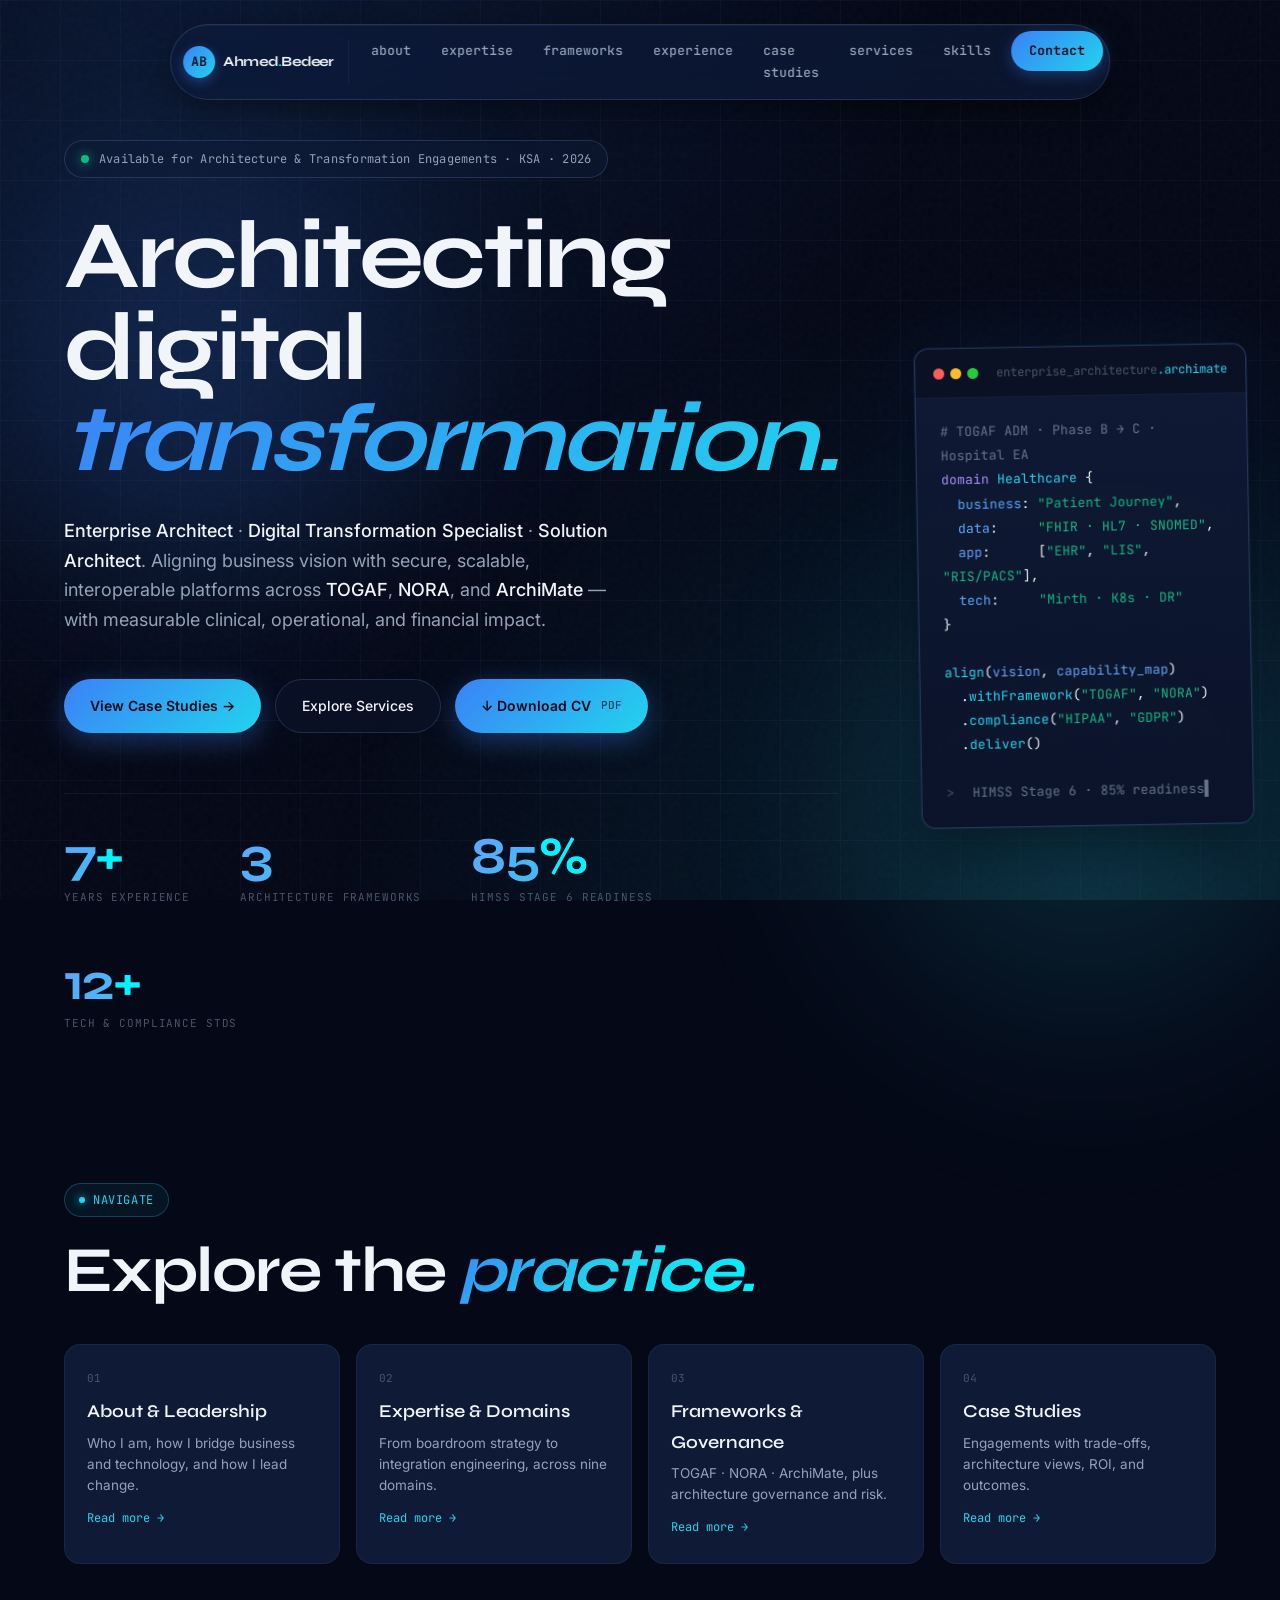
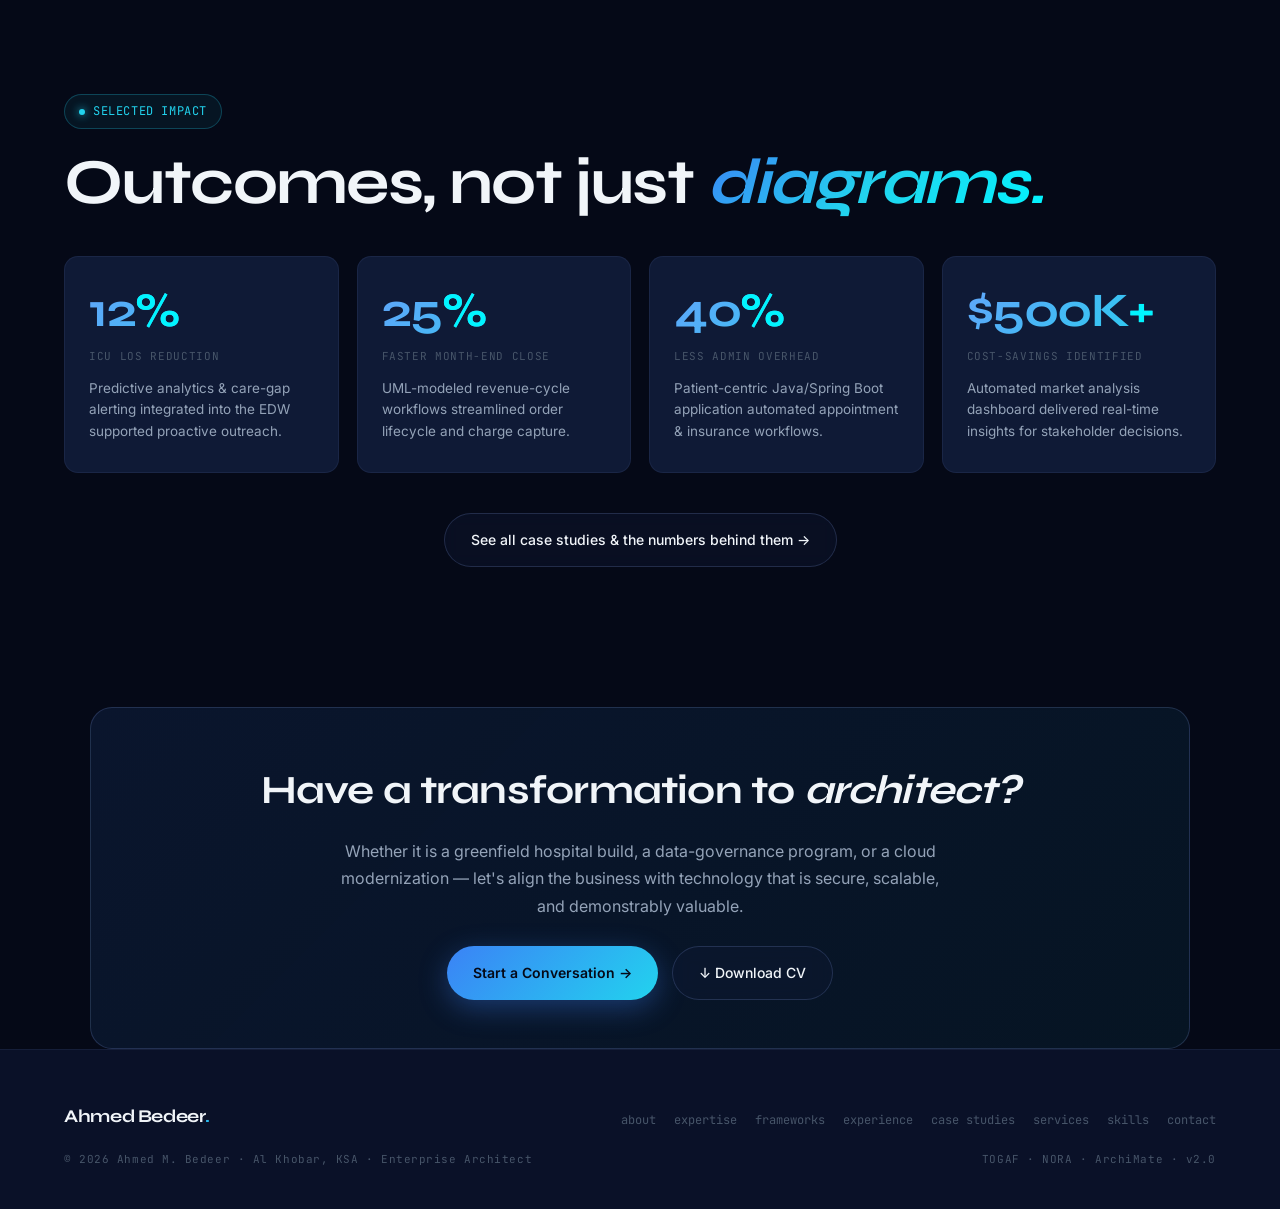
<file: index.html>
<!DOCTYPE html>
<html lang="en">
<head>
<meta charset="UTF-8" />
<meta name="viewport" content="width=device-width, initial-scale=1.0" />
<title>Ahmed M. Bedeer — Enterprise Architect &amp; Digital Transformation Leader</title>
<meta name="description" content="Enterprise Architecture & Digital Transformation Specialist · TOGAF · NORA · ArchiMate · HIMSS · 7+ years across healthcare and technology programs in KSA." />
<link rel="preconnect" href="https://fonts.googleapis.com" />
<link rel="preconnect" href="https://fonts.gstatic.com" crossorigin />
<link href="https://fonts.googleapis.com/css2?family=Syne:wght@400;500;600;700;800&family=Inter:wght@300;400;500;600;700&family=JetBrains+Mono:wght@400;500;600&display=swap" rel="stylesheet" />
<link rel="stylesheet" href="assets/styles.css" />
</head>
<body>

<nav>
  <a href="index.html" class="nav-logo">
    <span class="nav-avatar">AB</span>
    <span class="nav-logo-text">Ahmed<span>.</span>Bedeer</span>
  </a>
  <ul class="nav-links">
    <li><a href="about.html">about</a></li>
    <li><a href="expertise.html">expertise</a></li>
    <li><a href="frameworks.html">frameworks</a></li>
    <li><a href="experience.html">experience</a></li>
    <li><a href="case-studies.html">case studies</a></li>
    <li><a href="services.html">services</a></li>
    <li><a href="skills.html">skills</a></li>
    <li><a href="contact.html" class="nav-cta">Contact</a></li>
  </ul>
  <button class="nav-toggle" aria-label="Open menu" aria-expanded="false"><span></span></button>
</nav>

<div class="mobile-drawer">
  <a href="about.html">About</a>
  <a href="expertise.html">Expertise</a>
  <a href="frameworks.html">Frameworks</a>
  <a href="experience.html">Experience</a>
  <a href="case-studies.html">Case Studies</a>
  <a href="services.html">Services</a>
  <a href="skills.html">Skills</a>
  <a href="contact.html" class="drawer-cta">Contact →</a>
</div>

<section id="hero">
  <div class="hero-bg-blob blob-1"></div>
  <div class="hero-bg-blob blob-2"></div>

  <div class="hero-grid">
    <div class="hero-text">
      <div class="hero-badge">Available for Architecture &amp; Transformation Engagements · KSA · 2026</div>
      <h1>Architecting<br>digital <em>transformation.</em></h1>
      <p class="hero-sub">
        <strong>Enterprise Architect</strong> · <strong>Digital Transformation Specialist</strong> · <strong>Solution Architect</strong>. Aligning business vision with secure, scalable, interoperable platforms across <strong>TOGAF</strong>, <strong>NORA</strong>, and <strong>ArchiMate</strong> — with measurable clinical, operational, and financial impact.
      </p>
      <div class="hero-actions">
        <a href="case-studies.html" class="btn-primary">View Case Studies →</a>
        <a href="services.html" class="btn-ghost">Explore Services</a>
        <a href="assets/Ahmed-M-Bedeer-CV.pdf" class="cv-download" download>↓ Download CV <small>PDF</small></a>
      </div>
      <div class="hero-stats">
        <div>
          <div class="hero-stat-num">7<span>+</span></div>
          <div class="hero-stat-label">Years Experience</div>
        </div>
        <div>
          <div class="hero-stat-num">3</div>
          <div class="hero-stat-label">Architecture Frameworks</div>
        </div>
        <div>
          <div class="hero-stat-num">85<span>%</span></div>
          <div class="hero-stat-label">HIMSS Stage 6 Readiness</div>
        </div>
        <div>
          <div class="hero-stat-num">12<span>+</span></div>
          <div class="hero-stat-label">Tech &amp; Compliance Stds</div>
        </div>
      </div>
    </div>

    <div class="hero-visual">
      <div class="code-window">
        <div class="code-header">
          <div class="code-dots"><span></span><span></span><span></span></div>
          <div class="code-filename">enterprise_architecture<span class="ext">.archimate</span></div>
        </div>
        <div class="code-body">
<span class="code-comment"># TOGAF ADM · Phase B &rarr; C · Hospital EA</span><br>
<span class="code-keyword">domain</span> <span class="code-fn">Healthcare</span> {<br>
&nbsp;&nbsp;<span class="code-var">business</span>: <span class="code-string">"Patient Journey"</span>,<br>
&nbsp;&nbsp;<span class="code-var">data</span>:&nbsp;&nbsp;&nbsp;&nbsp; <span class="code-string">"FHIR · HL7 · SNOMED"</span>,<br>
&nbsp;&nbsp;<span class="code-var">app</span>:&nbsp;&nbsp;&nbsp;&nbsp;&nbsp; [<span class="code-string">"EHR"</span>, <span class="code-string">"LIS"</span>, <span class="code-string">"RIS/PACS"</span>],<br>
&nbsp;&nbsp;<span class="code-var">tech</span>:&nbsp;&nbsp;&nbsp;&nbsp; <span class="code-string">"Mirth · K8s · DR"</span><br>
}<br>
<br>
<span class="code-fn">align</span>(<span class="code-var">vision</span>, <span class="code-var">capability_map</span>)<br>
&nbsp;&nbsp;.<span class="code-fn">withFramework</span>(<span class="code-string">"TOGAF"</span>, <span class="code-string">"NORA"</span>)<br>
&nbsp;&nbsp;.<span class="code-fn">compliance</span>(<span class="code-string">"HIPAA"</span>, <span class="code-string">"GDPR"</span>)<br>
&nbsp;&nbsp;.<span class="code-fn">deliver</span>()<br>
<br>
<span class="code-prompt">&gt;</span> <span class="code-comment">HIMSS Stage 6 · 85% readiness<span class="blink">&#9612;</span></span>
        </div>
      </div>
    </div>
  </div>
</section>

<section class="page-section">
  <div class="inner">
    <span class="section-tag">Navigate</span>
    <h2 style="margin-bottom:40px;">Explore the <em>practice.</em></h2>
    <div class="home-links">
      <a href="about.html" class="home-link reveal">
        <div class="hl-num">01</div><h3>About &amp; Leadership</h3>
        <p>Who I am, how I bridge business and technology, and how I lead change.</p>
        <span class="hl-go">Read more →</span>
      </a>
      <a href="expertise.html" class="home-link reveal">
        <div class="hl-num">02</div><h3>Expertise &amp; Domains</h3>
        <p>From boardroom strategy to integration engineering, across nine domains.</p>
        <span class="hl-go">Read more →</span>
      </a>
      <a href="frameworks.html" class="home-link reveal">
        <div class="hl-num">03</div><h3>Frameworks &amp; Governance</h3>
        <p>TOGAF · NORA · ArchiMate, plus architecture governance and risk.</p>
        <span class="hl-go">Read more →</span>
      </a>
      <a href="case-studies.html" class="home-link reveal">
        <div class="hl-num">04</div><h3>Case Studies</h3>
        <p>Engagements with trade-offs, architecture views, ROI, and outcomes.</p>
        <span class="hl-go">Read more →</span>
      </a>
    </div>
  </div>
</section>

<section class="page-section">
  <div class="inner">
    <span class="section-tag">Selected Impact</span>
    <h2 style="margin-bottom:40px;">Outcomes, not just <em>diagrams.</em></h2>
    <div class="impact-grid">
      <div class="impact-card reveal"><div class="impact-num">12<span>%</span></div><div class="impact-label">ICU LOS Reduction</div><div class="impact-desc">Predictive analytics &amp; care-gap alerting integrated into the EDW supported proactive outreach.</div></div>
      <div class="impact-card reveal"><div class="impact-num">25<span>%</span></div><div class="impact-label">Faster Month-End Close</div><div class="impact-desc">UML-modeled revenue-cycle workflows streamlined order lifecycle and charge capture.</div></div>
      <div class="impact-card reveal"><div class="impact-num">40<span>%</span></div><div class="impact-label">Less Admin Overhead</div><div class="impact-desc">Patient-centric Java/Spring Boot application automated appointment &amp; insurance workflows.</div></div>
      <div class="impact-card reveal"><div class="impact-num">$500K<span>+</span></div><div class="impact-label">Cost-Savings Identified</div><div class="impact-desc">Automated market analysis dashboard delivered real-time insights for stakeholder decisions.</div></div>
    </div>
    <div style="text-align:center;margin-top:36px;"><a href="case-studies.html" class="btn-ghost">See all case studies &amp; the numbers behind them →</a></div>
  </div>
</section>

<div class="cta-strip reveal">
  <h2>Have a transformation to <em>architect?</em></h2>
  <p>Whether it is a greenfield hospital build, a data-governance program, or a cloud modernization — let's align the business with technology that is secure, scalable, and demonstrably valuable.</p>
  <div class="row">
    <a href="contact.html" class="btn-primary">Start a Conversation →</a>
    <a href="assets/Ahmed-M-Bedeer-CV.pdf" class="btn-ghost" download>↓ Download CV</a>
  </div>
</div>

<footer>
  <div class="footer-logo">Ahmed Bedeer<span>.</span></div>
  <div class="footer-nav">
    <a href="about.html">about</a>
    <a href="expertise.html">expertise</a>
    <a href="frameworks.html">frameworks</a>
    <a href="experience.html">experience</a>
    <a href="case-studies.html">case studies</a>
    <a href="services.html">services</a>
    <a href="skills.html">skills</a>
    <a href="contact.html">contact</a>
  </div>
  <p>© 2026 Ahmed M. Bedeer · Al Khobar, KSA · Enterprise Architect</p>
  <p>TOGAF · NORA · ArchiMate · v2.0</p>
</footer>

<script src="assets/main.js"></script>
</body>
</html>
</file>
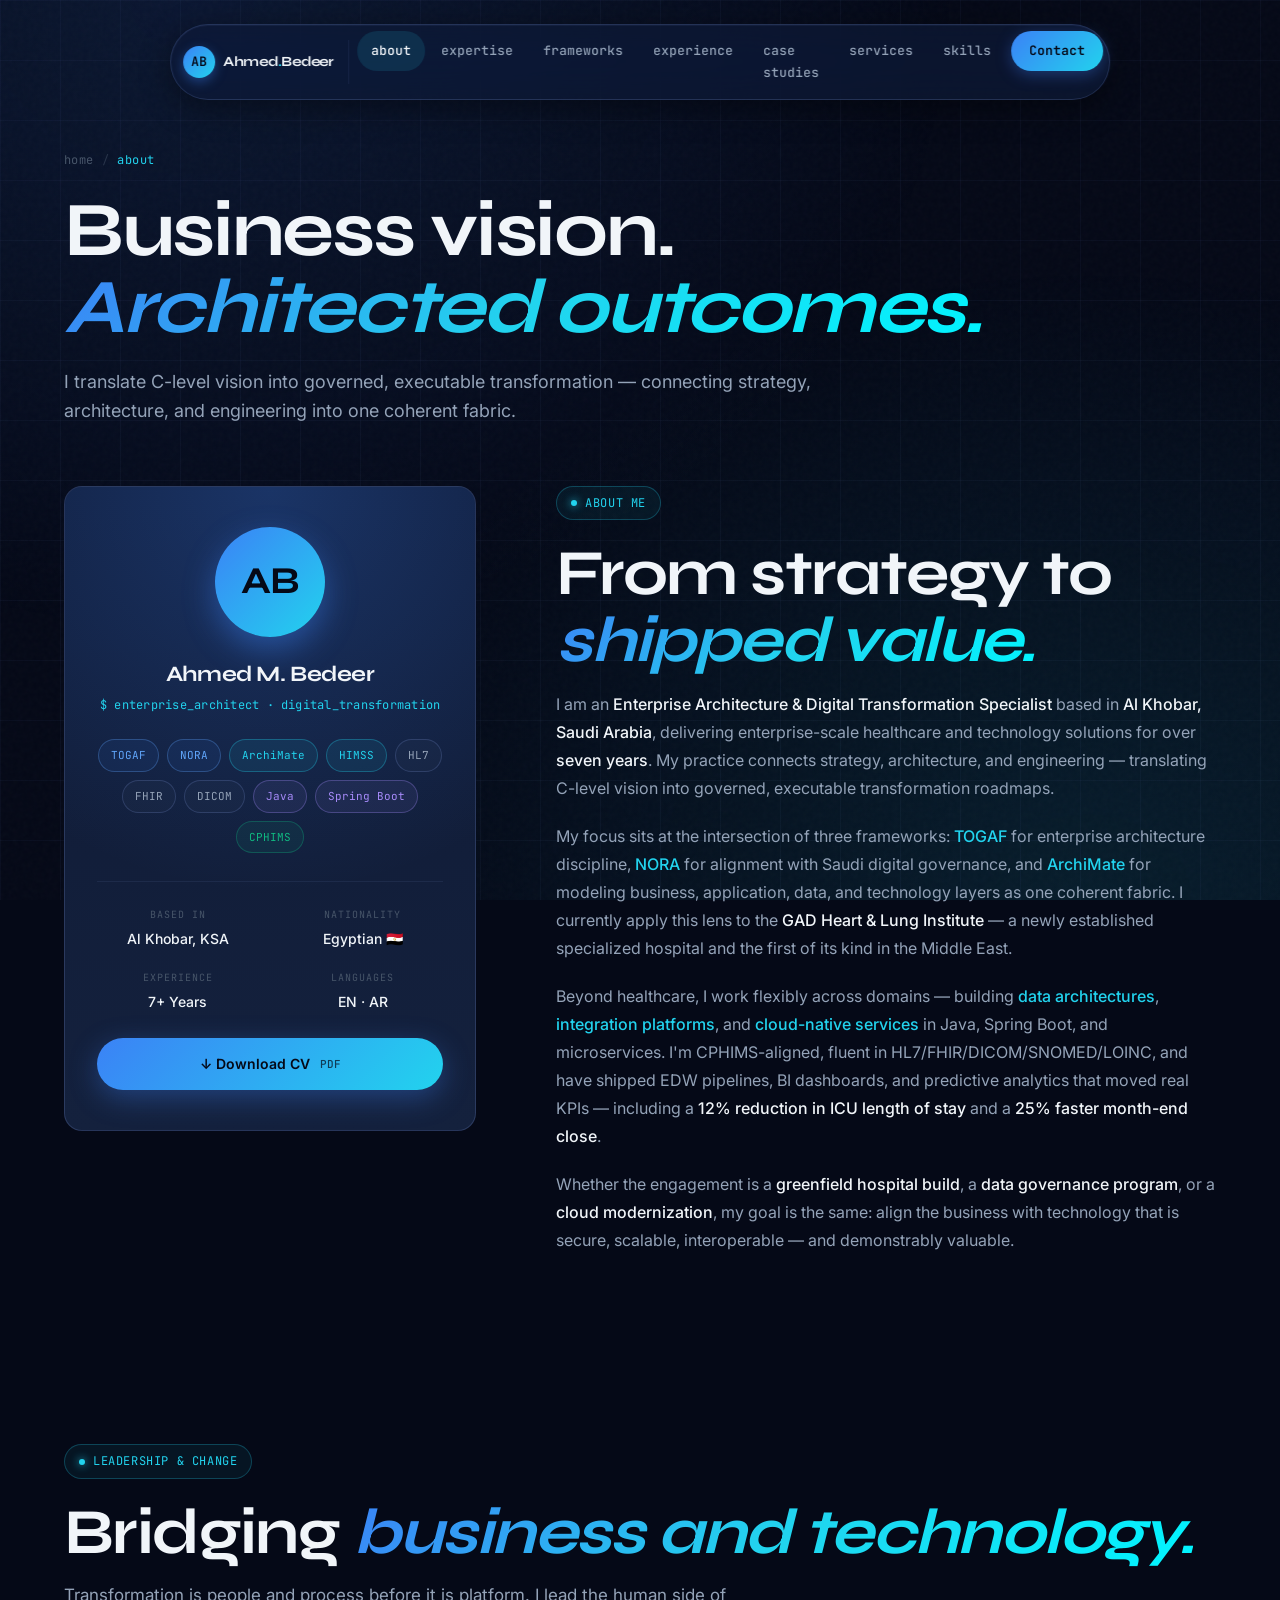
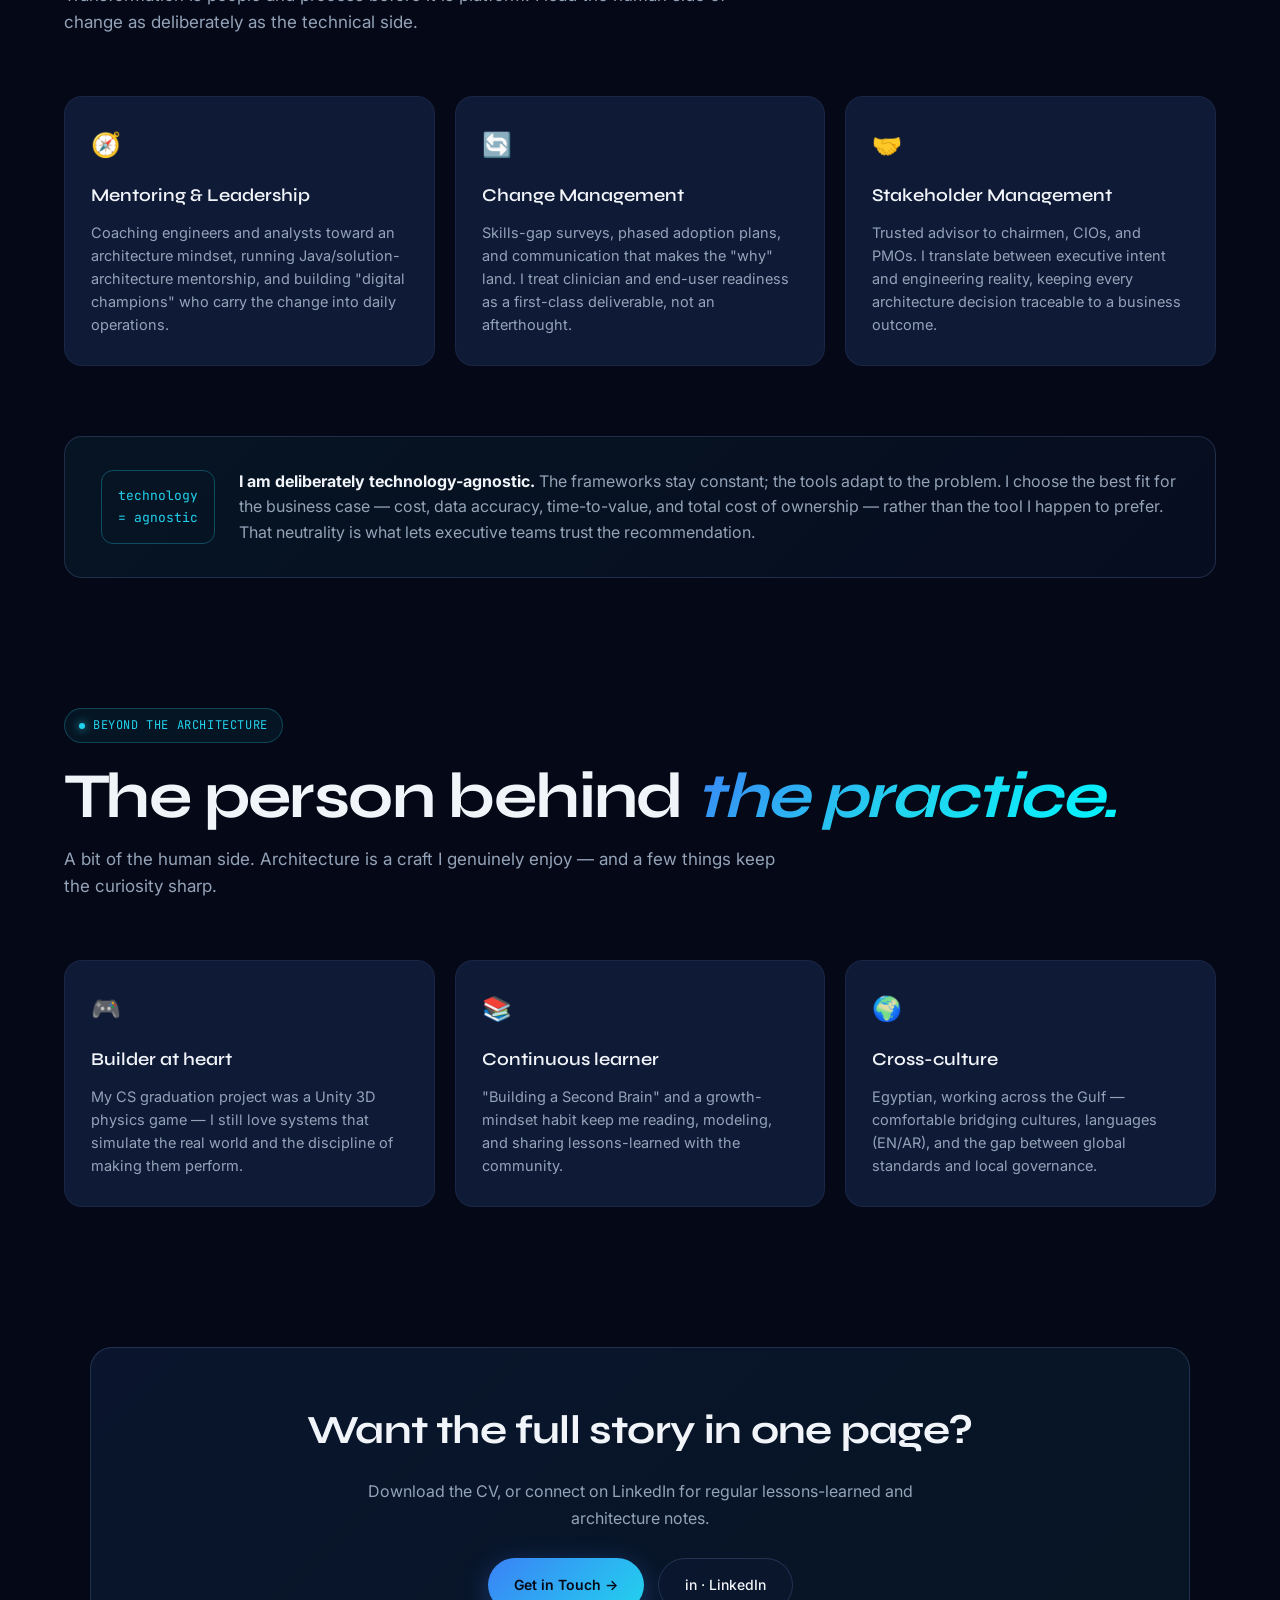
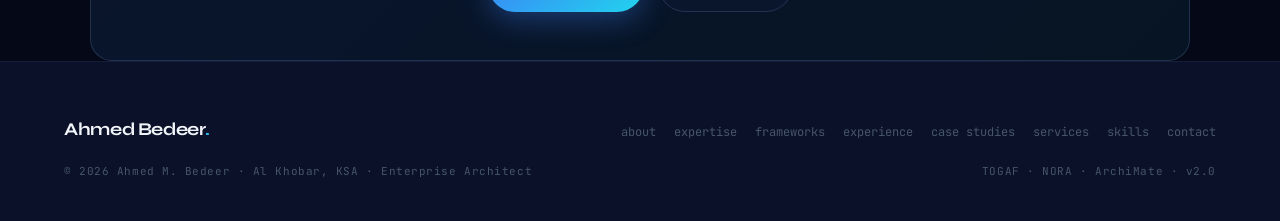
<file: about.html>
<!DOCTYPE html>
<html lang="en">
<head>
<meta charset="UTF-8" />
<meta name="viewport" content="width=device-width, initial-scale=1.0" />
<title>About — Ahmed M. Bedeer | Enterprise Architect</title>
<meta name="description" content="About Ahmed Bedeer — Enterprise Architecture & Digital Transformation specialist bridging business and technology, leadership, change management, and stakeholder alignment." />
<link rel="preconnect" href="https://fonts.googleapis.com" />
<link rel="preconnect" href="https://fonts.gstatic.com" crossorigin />
<link href="https://fonts.googleapis.com/css2?family=Syne:wght@400;500;600;700;800&family=Inter:wght@300;400;500;600;700&family=JetBrains+Mono:wght@400;500;600&display=swap" rel="stylesheet" />
<link rel="stylesheet" href="assets/styles.css" />
</head>
<body>

<nav>
  <a href="index.html" class="nav-logo">
    <span class="nav-avatar">AB</span>
    <span class="nav-logo-text">Ahmed<span>.</span>Bedeer</span>
  </a>
  <ul class="nav-links">
    <li><a href="about.html" class="active">about</a></li>
    <li><a href="expertise.html">expertise</a></li>
    <li><a href="frameworks.html">frameworks</a></li>
    <li><a href="experience.html">experience</a></li>
    <li><a href="case-studies.html">case studies</a></li>
    <li><a href="services.html">services</a></li>
    <li><a href="skills.html">skills</a></li>
    <li><a href="contact.html" class="nav-cta">Contact</a></li>
  </ul>
  <button class="nav-toggle" aria-label="Open menu" aria-expanded="false"><span></span></button>
</nav>

<div class="mobile-drawer">
  <a href="about.html" class="active">About</a>
  <a href="expertise.html">Expertise</a>
  <a href="frameworks.html">Frameworks</a>
  <a href="experience.html">Experience</a>
  <a href="case-studies.html">Case Studies</a>
  <a href="services.html">Services</a>
  <a href="skills.html">Skills</a>
  <a href="contact.html" class="drawer-cta">Contact →</a>
</div>

<div class="page-hero">
  <div class="breadcrumb"><a href="index.html">home</a><span class="sep">/</span><span class="here">about</span></div>
  <h1>Business vision.<br><em>Architected outcomes.</em></h1>
  <p class="lead">I translate C-level vision into governed, executable transformation — connecting strategy, architecture, and engineering into one coherent fabric.</p>
</div>

<section id="about" style="padding-top:60px;">
  <div class="about-grid">
    <div class="about-card reveal">
      <div class="about-avatar">AB</div>
      <div class="about-card-name">Ahmed M. Bedeer</div>
      <div class="about-card-role">$ enterprise_architect · digital_transformation</div>
      <div class="about-card-tags">
        <span class="tag blue">TOGAF</span>
        <span class="tag blue">NORA</span>
        <span class="tag cyan">ArchiMate</span>
        <span class="tag cyan">HIMSS</span>
        <span class="tag">HL7</span>
        <span class="tag">FHIR</span>
        <span class="tag">DICOM</span>
        <span class="tag purple">Java</span>
        <span class="tag purple">Spring Boot</span>
        <span class="tag green">CPHIMS</span>
      </div>
      <div class="about-meta">
        <div class="meta-item"><div class="meta-label">Based In</div><div class="meta-value">Al Khobar, KSA</div></div>
        <div class="meta-item"><div class="meta-label">Nationality</div><div class="meta-value">Egyptian 🇪🇬</div></div>
        <div class="meta-item"><div class="meta-label">Experience</div><div class="meta-value">7+ Years</div></div>
        <div class="meta-item"><div class="meta-label">Languages</div><div class="meta-value">EN · AR</div></div>
      </div>
      <a href="assets/Ahmed-M-Bedeer-CV.pdf" class="cv-download" download style="margin-top:24px;width:100%;justify-content:center;">↓ Download CV <small>PDF</small></a>
    </div>

    <div class="about-text reveal">
      <span class="section-tag">About Me</span>
      <h2>From strategy to <em>shipped value.</em></h2>
      <p>I am an <strong>Enterprise Architecture &amp; Digital Transformation Specialist</strong> based in <strong>Al Khobar, Saudi Arabia</strong>, delivering enterprise-scale healthcare and technology solutions for over <strong>seven years</strong>. My practice connects strategy, architecture, and engineering — translating C-level vision into governed, executable transformation roadmaps.</p>
      <p>My focus sits at the intersection of three frameworks: <em>TOGAF</em> for enterprise architecture discipline, <em>NORA</em> for alignment with Saudi digital governance, and <em>ArchiMate</em> for modeling business, application, data, and technology layers as one coherent fabric. I currently apply this lens to the <strong>GAD Heart &amp; Lung Institute</strong> — a newly established specialized hospital and the first of its kind in the Middle East.</p>
      <p>Beyond healthcare, I work flexibly across domains — building <em>data architectures</em>, <em>integration platforms</em>, and <em>cloud-native services</em> in Java, Spring Boot, and microservices. I'm CPHIMS-aligned, fluent in HL7/FHIR/DICOM/SNOMED/LOINC, and have shipped EDW pipelines, BI dashboards, and predictive analytics that moved real KPIs — including a <strong>12% reduction in ICU length of stay</strong> and a <strong>25% faster month-end close</strong>.</p>
      <p>Whether the engagement is a <strong>greenfield hospital build</strong>, a <strong>data governance program</strong>, or a <strong>cloud modernization</strong>, my goal is the same: align the business with technology that is secure, scalable, interoperable — and demonstrably valuable.</p>
    </div>
  </div>
</section>

<section class="page-section">
  <div class="inner">
    <span class="section-tag">Leadership &amp; Change</span>
    <h2>Bridging <em>business and technology.</em></h2>
    <p class="section-desc">Transformation is people and process before it is platform. I lead the human side of change as deliberately as the technical side.</p>
    <div class="lead-grid">
      <div class="lead-card reveal">
        <div class="lc-icon">🧭</div>
        <h3>Mentoring &amp; Leadership</h3>
        <p>Coaching engineers and analysts toward an architecture mindset, running Java/solution-architecture mentorship, and building "digital champions" who carry the change into daily operations.</p>
      </div>
      <div class="lead-card reveal">
        <div class="lc-icon">🔄</div>
        <h3>Change Management</h3>
        <p>Skills-gap surveys, phased adoption plans, and communication that makes the "why" land. I treat clinician and end-user readiness as a first-class deliverable, not an afterthought.</p>
      </div>
      <div class="lead-card reveal">
        <div class="lc-icon">🤝</div>
        <h3>Stakeholder Management</h3>
        <p>Trusted advisor to chairmen, CIOs, and PMOs. I translate between executive intent and engineering reality, keeping every architecture decision traceable to a business outcome.</p>
      </div>
    </div>
  </div>
</section>

<section class="page-section" style="padding-top:0;">
  <div class="agnostic-banner reveal">
    <div class="ab-mark">technology<br>= agnostic</div>
    <p><strong>I am deliberately technology-agnostic.</strong> The frameworks stay constant; the tools adapt to the problem. I choose the best fit for the business case — cost, data accuracy, time-to-value, and total cost of ownership — rather than the tool I happen to prefer. That neutrality is what lets executive teams trust the recommendation.</p>
  </div>
</section>

<section class="page-section">
  <div class="inner">
    <span class="section-tag">Beyond the architecture</span>
    <h2>The person behind <em>the practice.</em></h2>
    <p class="section-desc">A bit of the human side. Architecture is a craft I genuinely enjoy — and a few things keep the curiosity sharp.</p>
    <div class="lead-grid">
      <div class="lead-card reveal"><div class="lc-icon">🎮</div><h3>Builder at heart</h3><p>My CS graduation project was a Unity 3D physics game — I still love systems that simulate the real world and the discipline of making them perform.</p></div>
      <div class="lead-card reveal"><div class="lc-icon">📚</div><h3>Continuous learner</h3><p>"Building a Second Brain" and a growth-mindset habit keep me reading, modeling, and sharing lessons-learned with the community.</p></div>
      <div class="lead-card reveal"><div class="lc-icon">🌍</div><h3>Cross-culture</h3><p>Egyptian, working across the Gulf — comfortable bridging cultures, languages (EN/AR), and the gap between global standards and local governance.</p></div>
    </div>
  </div>
</section>

<div class="cta-strip reveal">
  <h2>Want the full story in one page?</h2>
  <p>Download the CV, or connect on LinkedIn for regular lessons-learned and architecture notes.</p>
  <div class="row">
    <a href="contact.html" class="btn-primary">Get in Touch →</a>
    <a href="https://www.linkedin.com/in/ahmed-bedeer" target="_blank" rel="noopener" class="btn-ghost">in · LinkedIn</a>
  </div>
</div>

<footer>
  <div class="footer-logo">Ahmed Bedeer<span>.</span></div>
  <div class="footer-nav">
    <a href="about.html">about</a>
    <a href="expertise.html">expertise</a>
    <a href="frameworks.html">frameworks</a>
    <a href="experience.html">experience</a>
    <a href="case-studies.html">case studies</a>
    <a href="services.html">services</a>
    <a href="skills.html">skills</a>
    <a href="contact.html">contact</a>
  </div>
  <p>© 2026 Ahmed M. Bedeer · Al Khobar, KSA · Enterprise Architect</p>
  <p>TOGAF · NORA · ArchiMate · v2.0</p>
</footer>

<script src="assets/main.js"></script>
</body>
</html>
</file>
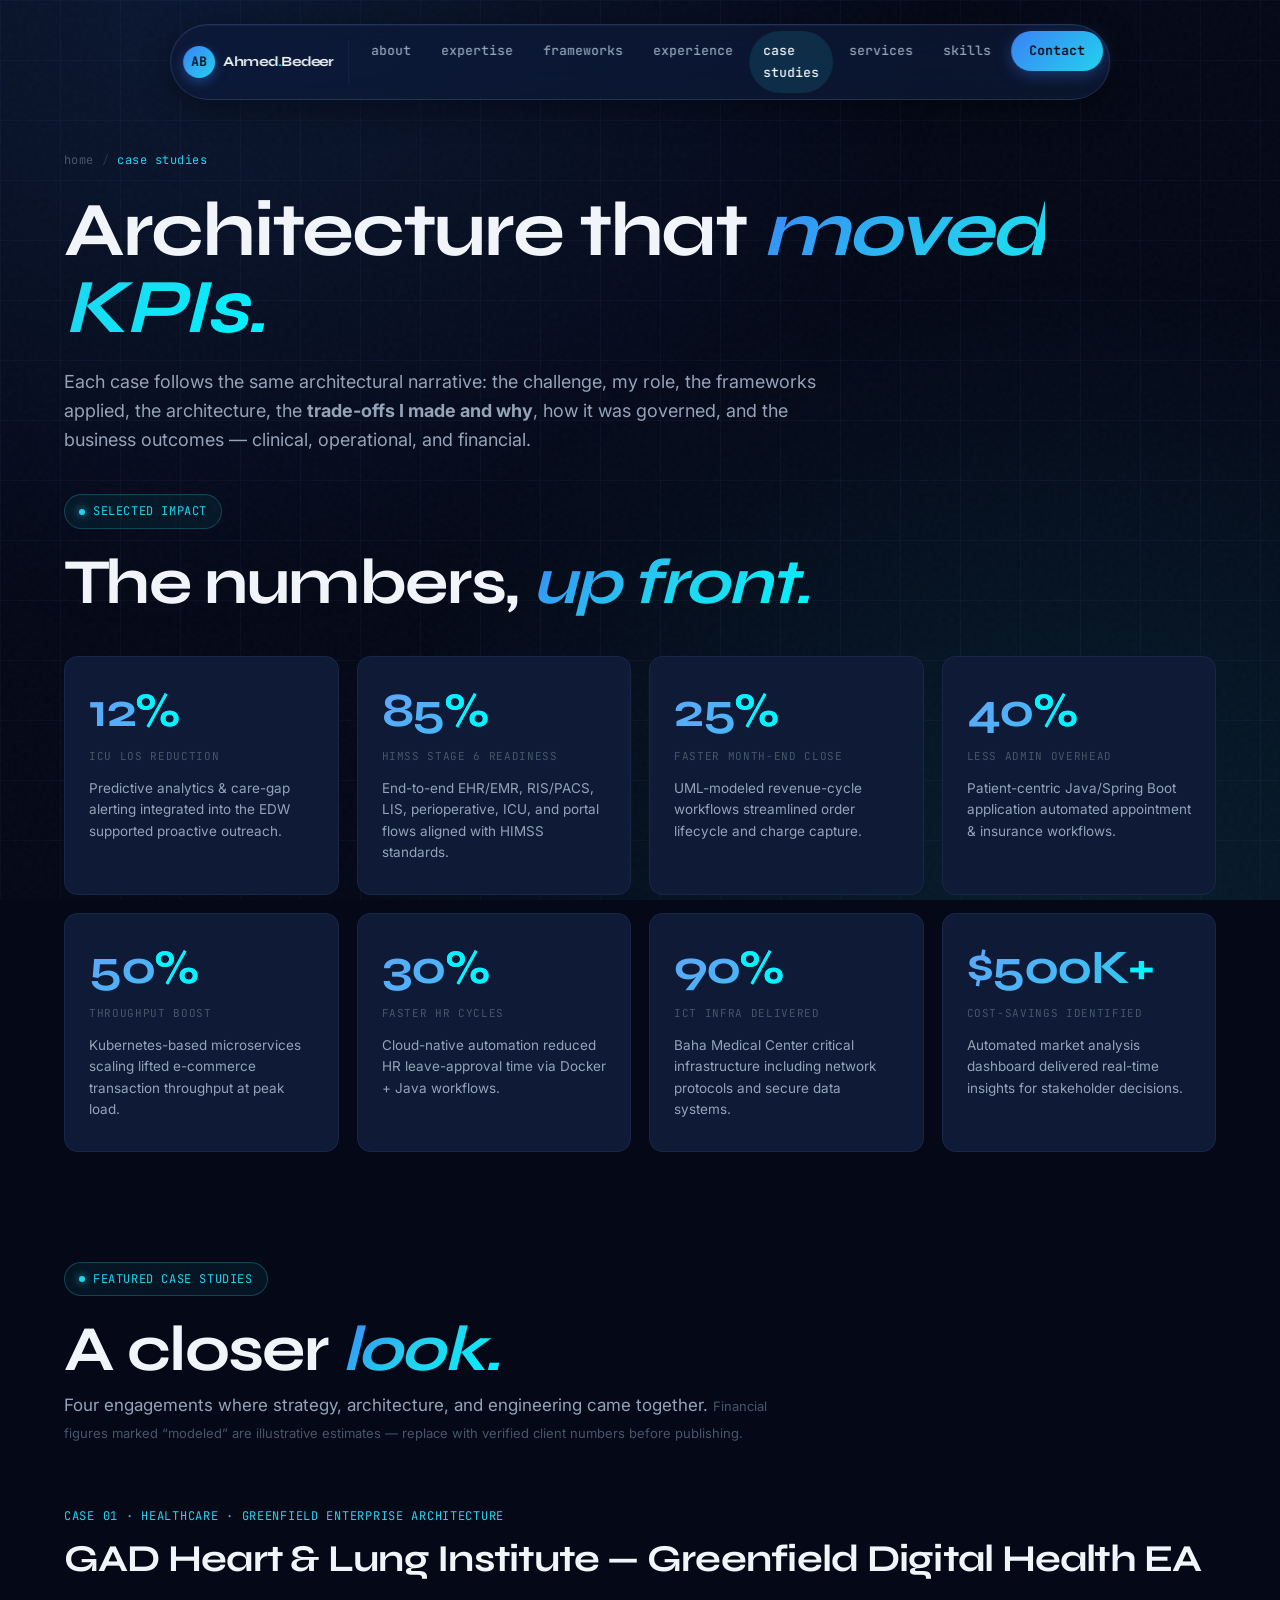
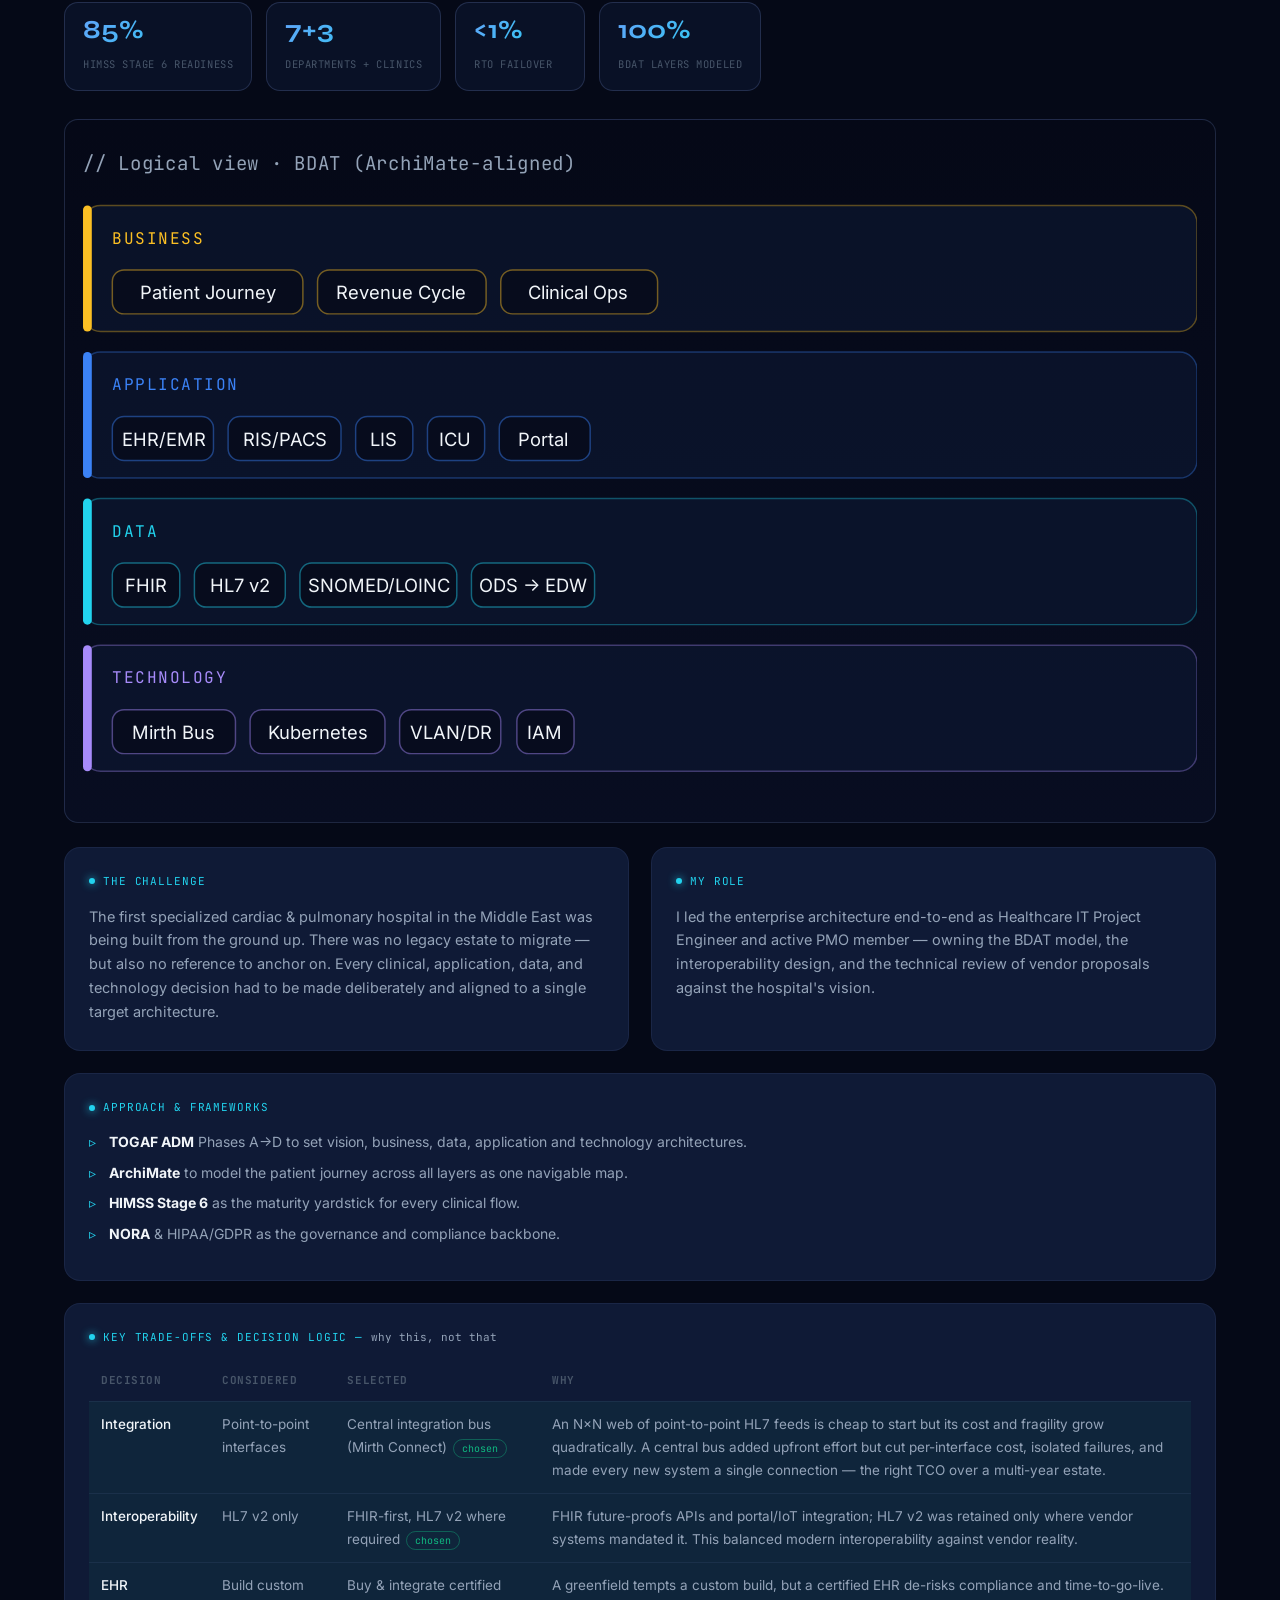
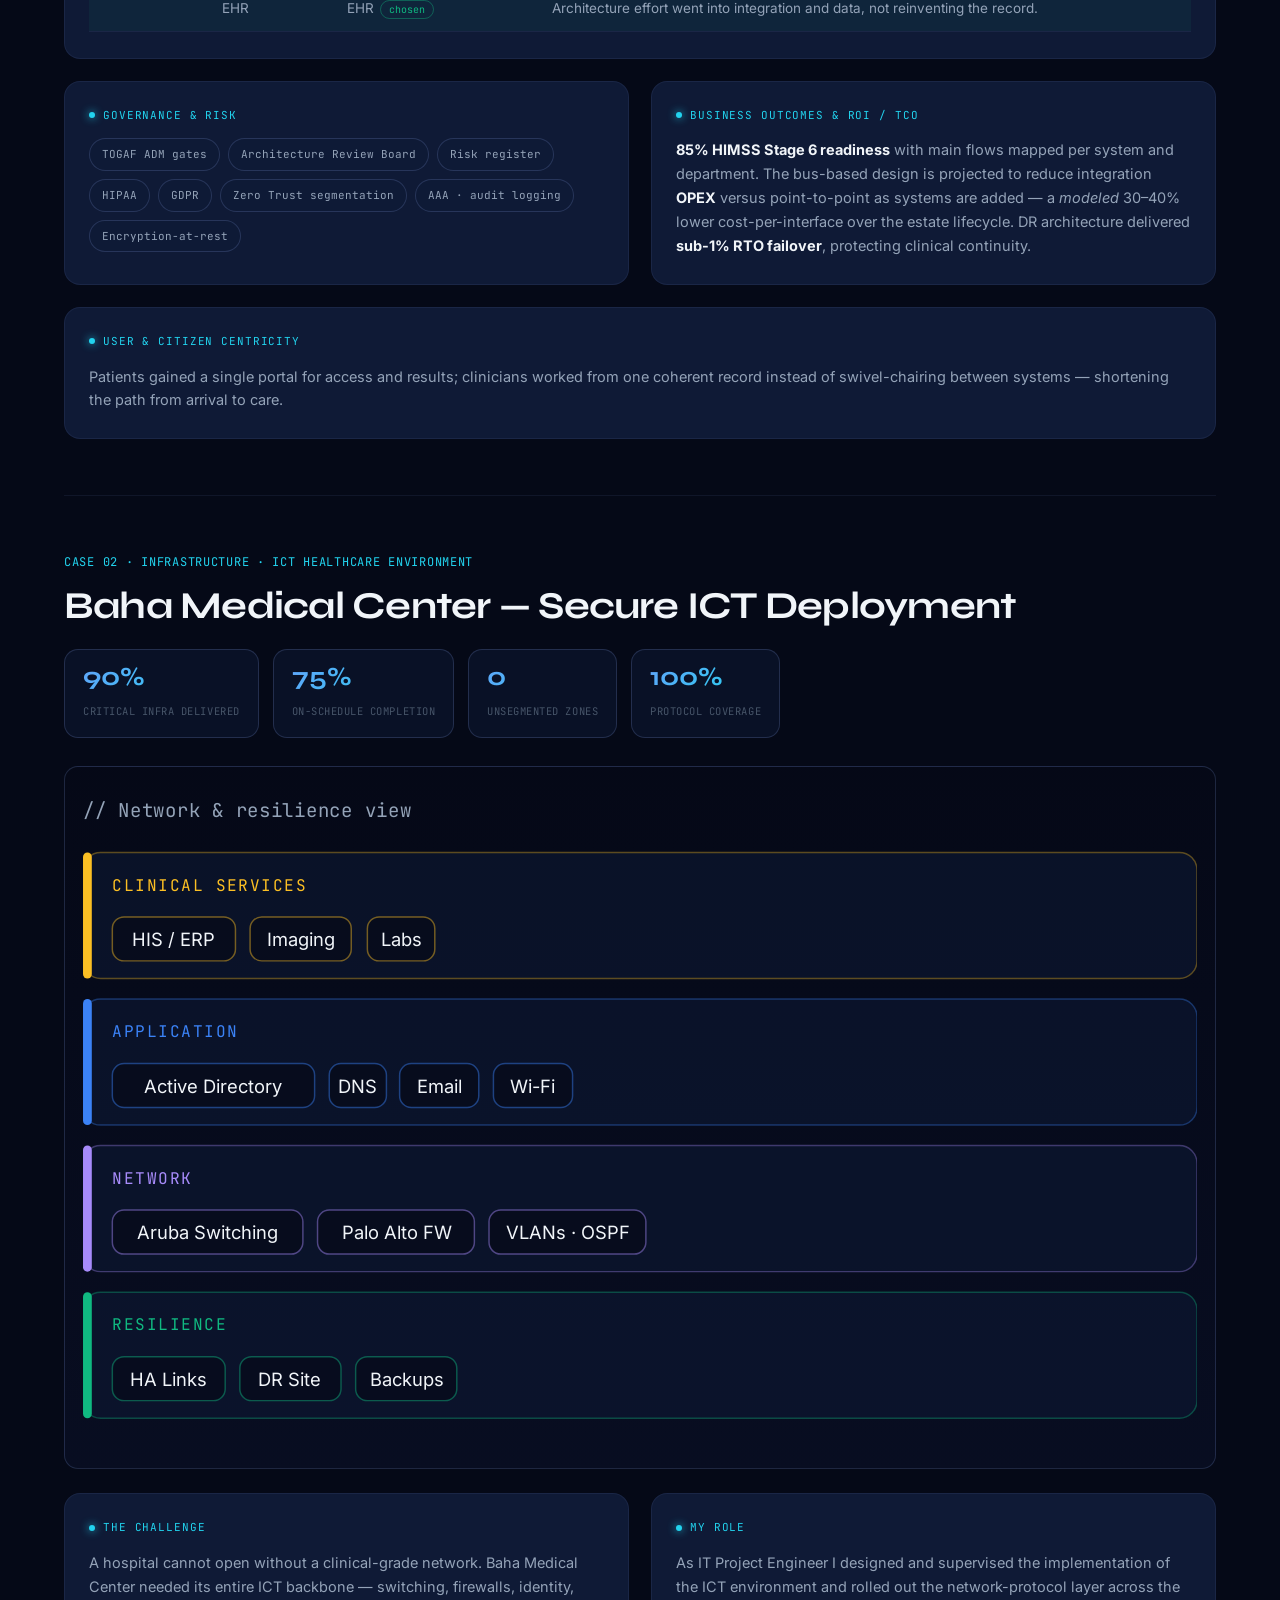
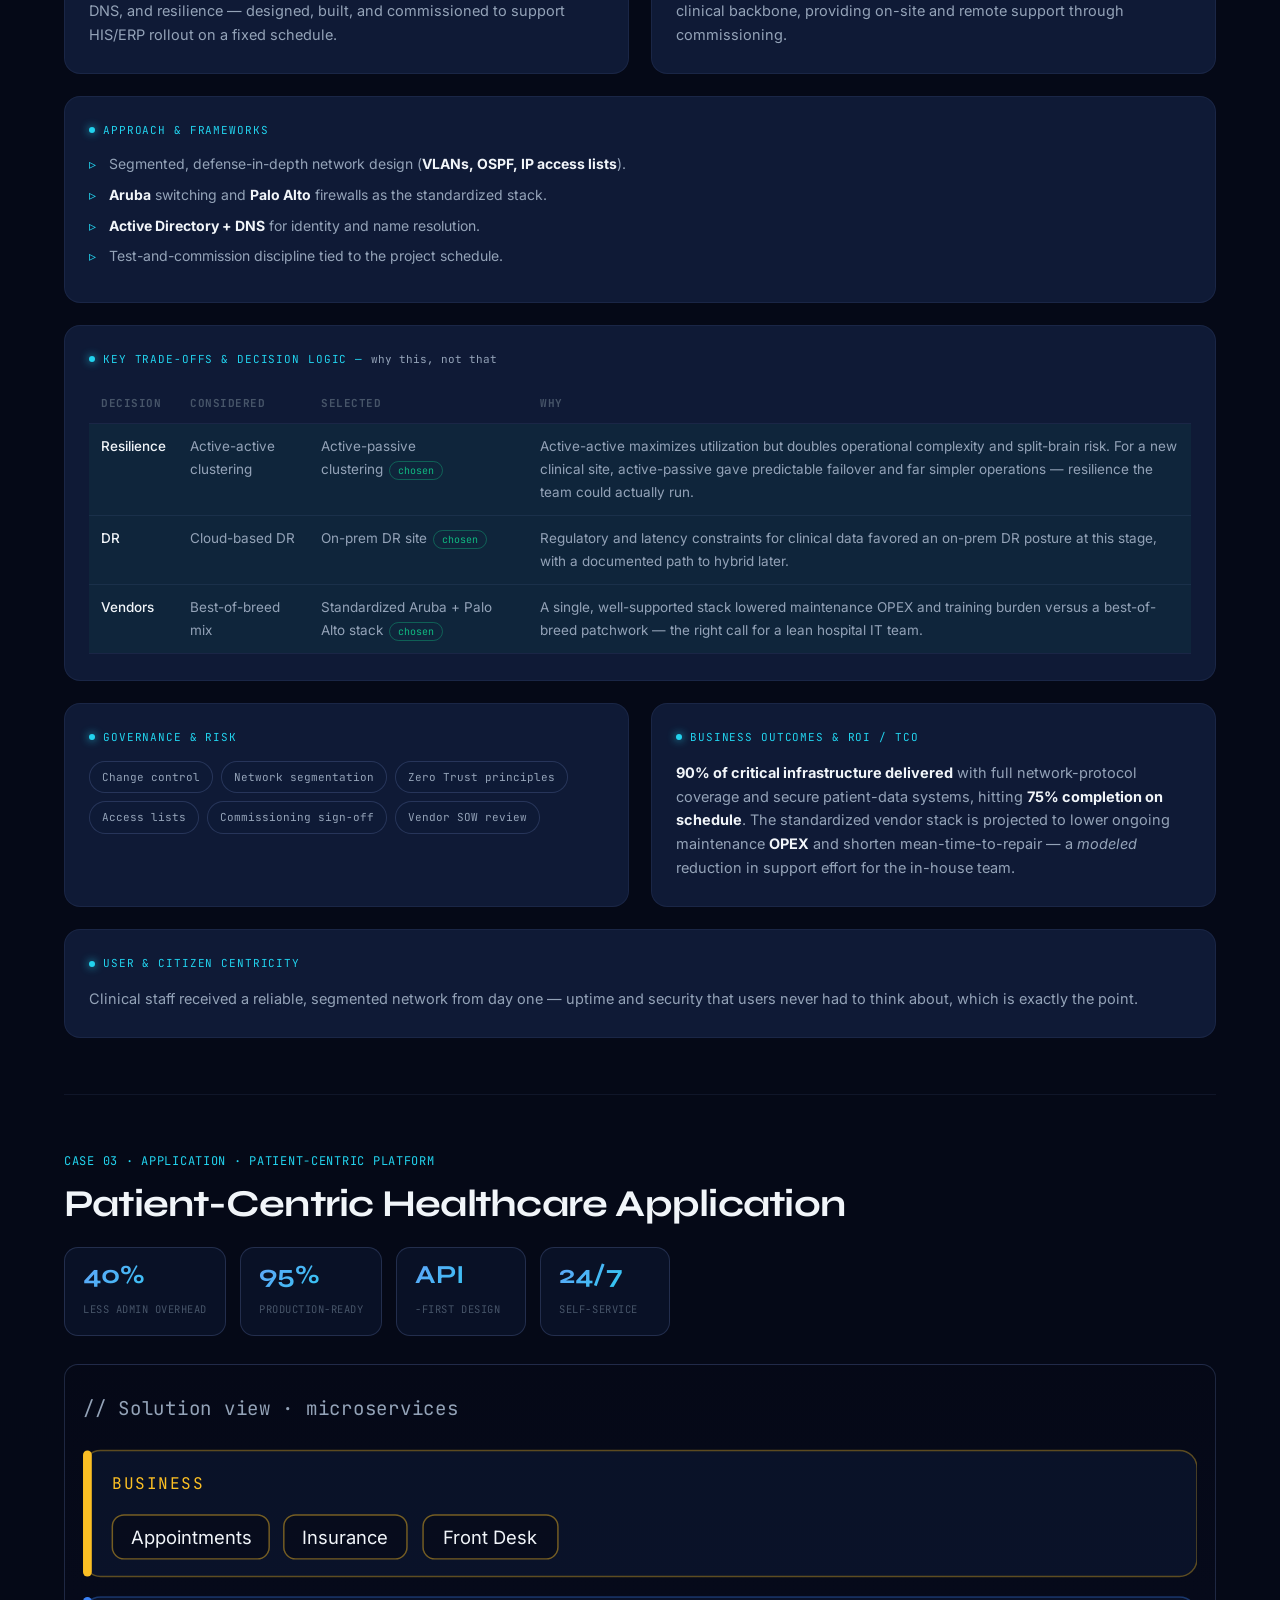
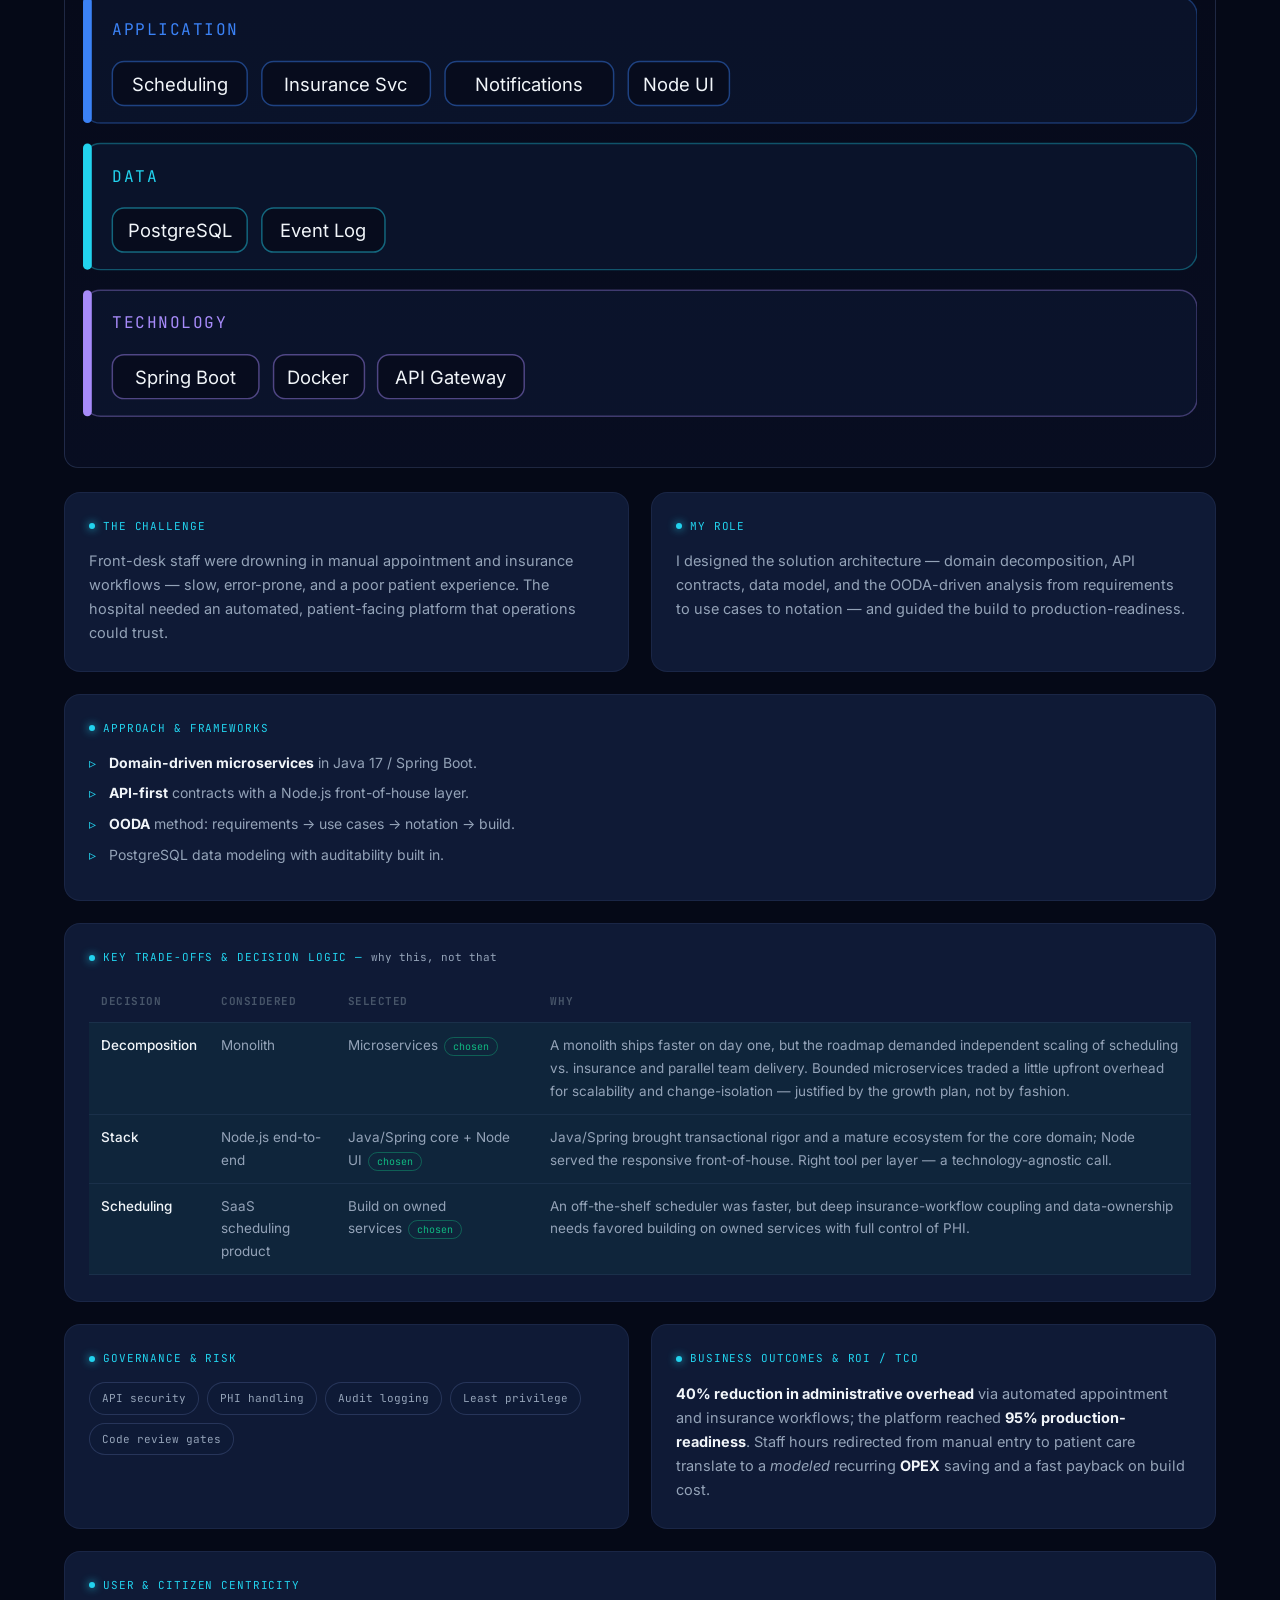
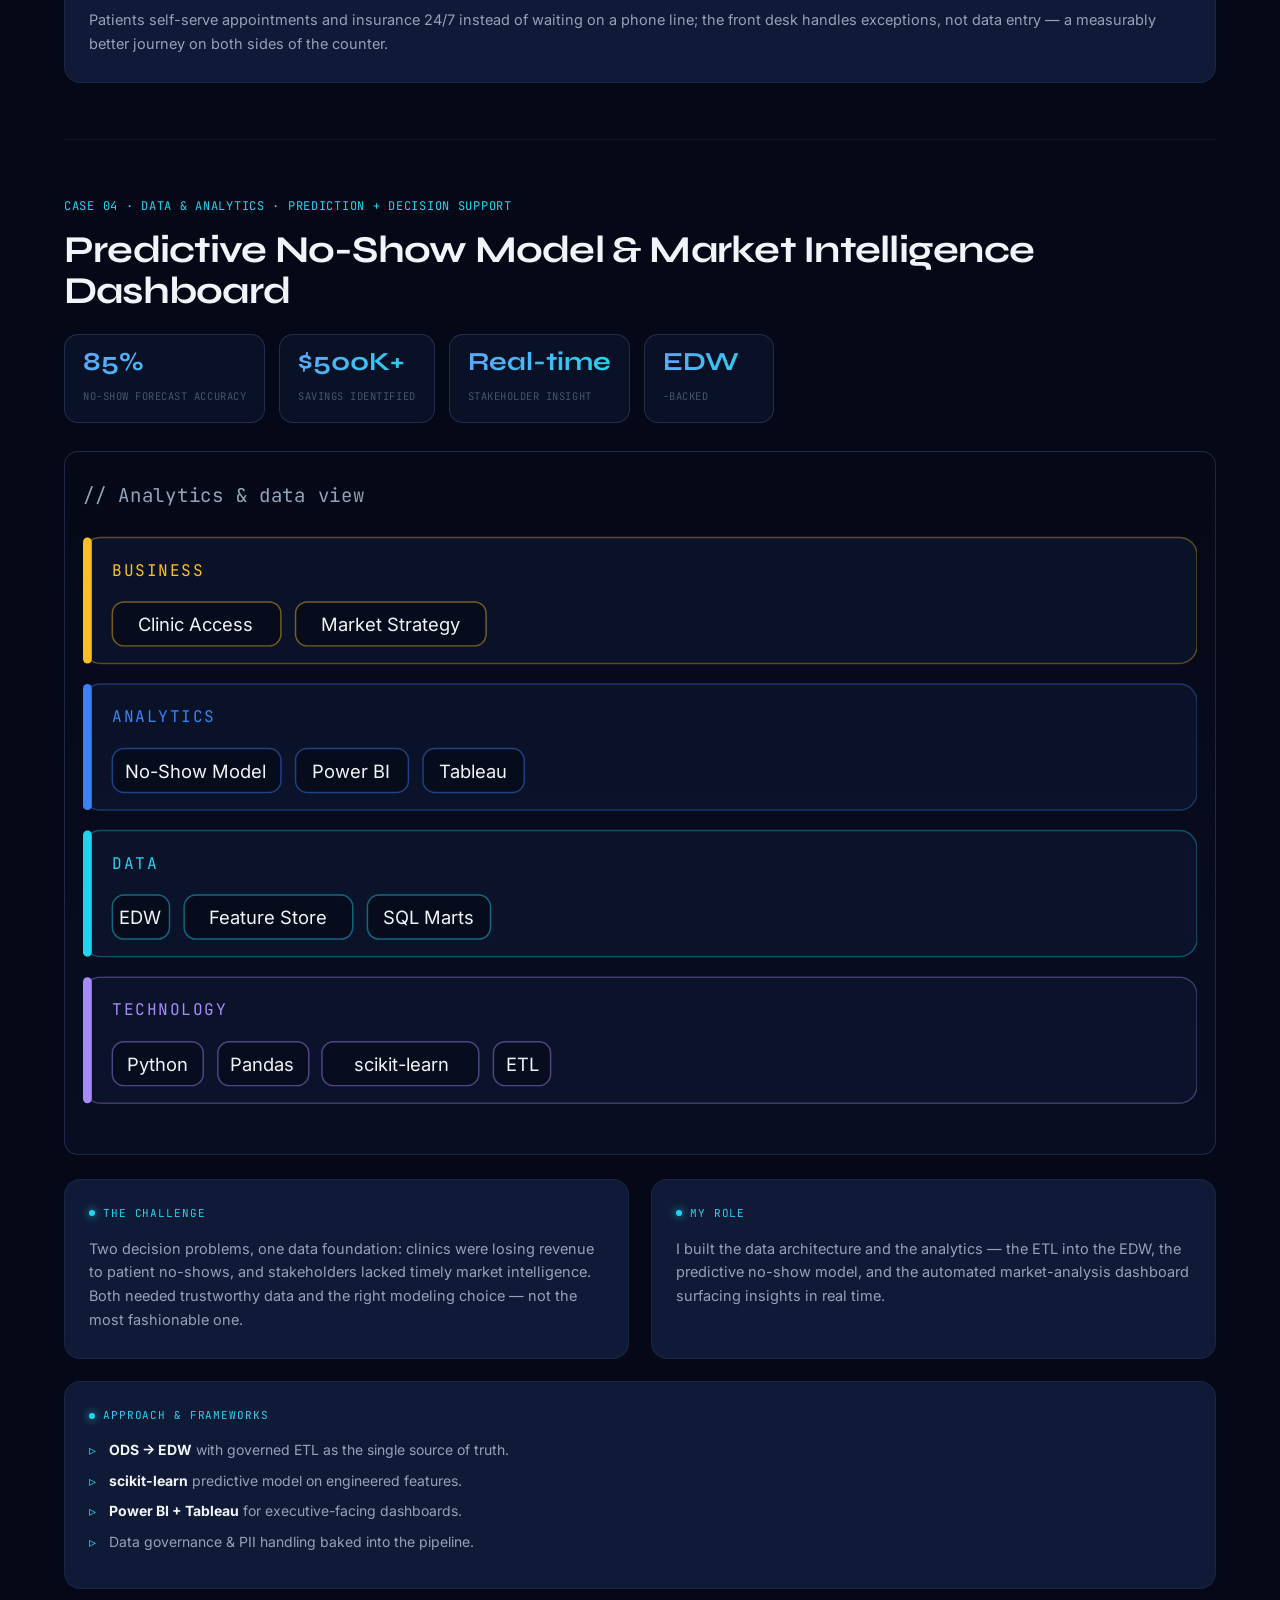
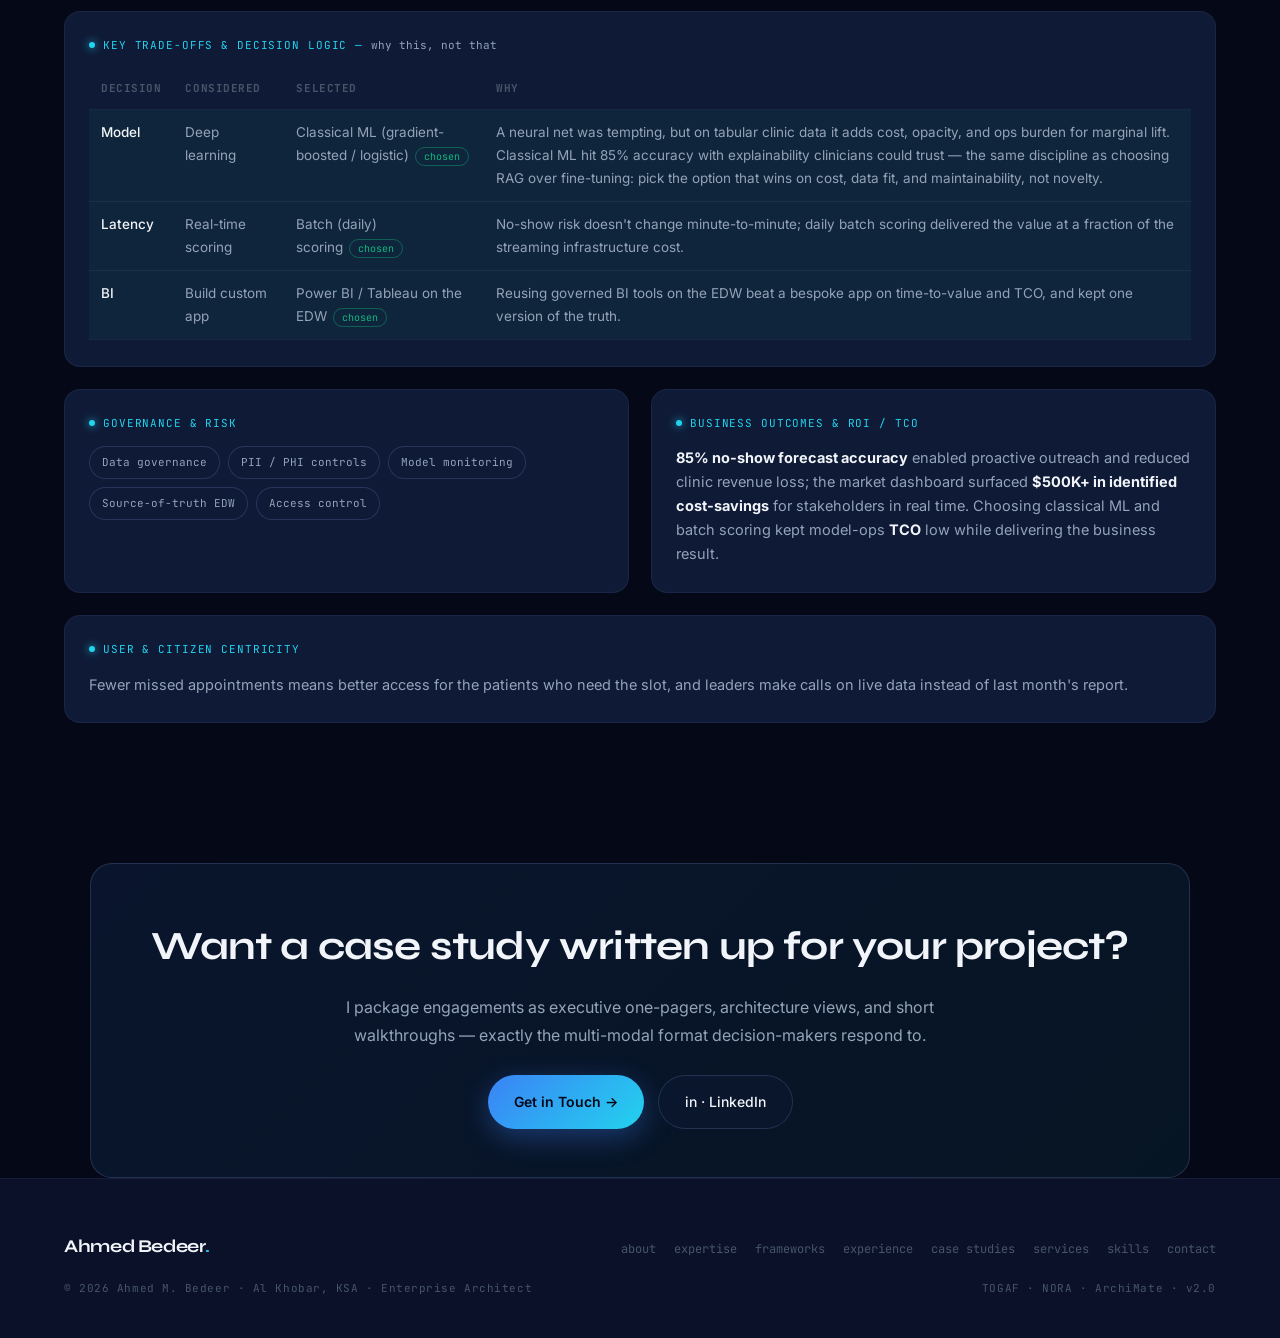
<file: case-studies.html>
<!DOCTYPE html>
<html lang="en">
<head>
<meta charset="UTF-8" />
<meta name="viewport" content="width=device-width, initial-scale=1.0" />
<title>Case Studies — Ahmed M. Bedeer</title>
<meta name="description" content="Detailed architecture case studies: context, role, frameworks, architecture views, key trade-offs and decision logic, governance & risk, and measurable business outcomes including ROI and TCO." />
<link rel="preconnect" href="https://fonts.googleapis.com" />
<link rel="preconnect" href="https://fonts.gstatic.com" crossorigin />
<link href="https://fonts.googleapis.com/css2?family=Syne:wght@400;500;600;700;800&family=Inter:wght@300;400;500;600;700&family=JetBrains+Mono:wght@400;500;600&display=swap" rel="stylesheet" />
<link rel="stylesheet" href="assets/styles.css" />
</head>
<body>

<nav>
  <a href="index.html" class="nav-logo">
    <span class="nav-avatar">AB</span>
    <span class="nav-logo-text">Ahmed<span>.</span>Bedeer</span>
  </a>
  <ul class="nav-links">
    <li><a href="about.html">about</a></li>
    <li><a href="expertise.html">expertise</a></li>
    <li><a href="frameworks.html">frameworks</a></li>
    <li><a href="experience.html">experience</a></li>
    <li><a href="case-studies.html" class="active">case studies</a></li>
    <li><a href="services.html">services</a></li>
    <li><a href="skills.html">skills</a></li>
    <li><a href="contact.html" class="nav-cta">Contact</a></li>
  </ul>
  <button class="nav-toggle" aria-label="Open menu" aria-expanded="false"><span></span></button>
</nav>

<div class="mobile-drawer">
  <a href="about.html">About</a>
  <a href="expertise.html">Expertise</a>
  <a href="frameworks.html">Frameworks</a>
  <a href="experience.html">Experience</a>
  <a href="case-studies.html" class="active">Case Studies</a>
  <a href="services.html">Services</a>
  <a href="skills.html">Skills</a>
  <a href="contact.html" class="drawer-cta">Contact →</a>
</div>

<div class="page-hero">
  <div class="breadcrumb"><a href="index.html">home</a><span class="sep">/</span><span class="here">case studies</span></div>
  <h1>Architecture that <em>moved KPIs.</em></h1>
  <p class="lead">Each case follows the same architectural narrative: the challenge, my role, the frameworks applied, the architecture, the <strong>trade-offs I made and why</strong>, how it was governed, and the business outcomes — clinical, operational, and financial.</p>
</div>

<section class="page-section" style="padding-top:40px;">
  <div class="inner">
    <span class="section-tag">Selected Impact</span>
    <h2 style="margin-bottom:40px;">The numbers, <em>up front.</em></h2>
    <div class="impact-grid">
      <div class="impact-card reveal"><div class="impact-num">12<span>%</span></div><div class="impact-label">ICU LOS Reduction</div><div class="impact-desc">Predictive analytics &amp; care-gap alerting integrated into the EDW supported proactive outreach.</div></div>
      <div class="impact-card reveal"><div class="impact-num">85<span>%</span></div><div class="impact-label">HIMSS Stage 6 Readiness</div><div class="impact-desc">End-to-end EHR/EMR, RIS/PACS, LIS, perioperative, ICU, and portal flows aligned with HIMSS standards.</div></div>
      <div class="impact-card reveal"><div class="impact-num">25<span>%</span></div><div class="impact-label">Faster Month-End Close</div><div class="impact-desc">UML-modeled revenue-cycle workflows streamlined order lifecycle and charge capture.</div></div>
      <div class="impact-card reveal"><div class="impact-num">40<span>%</span></div><div class="impact-label">Less Admin Overhead</div><div class="impact-desc">Patient-centric Java/Spring Boot application automated appointment &amp; insurance workflows.</div></div>
      <div class="impact-card reveal"><div class="impact-num">50<span>%</span></div><div class="impact-label">Throughput Boost</div><div class="impact-desc">Kubernetes-based microservices scaling lifted e-commerce transaction throughput at peak load.</div></div>
      <div class="impact-card reveal"><div class="impact-num">30<span>%</span></div><div class="impact-label">Faster HR Cycles</div><div class="impact-desc">Cloud-native automation reduced HR leave-approval time via Docker + Java workflows.</div></div>
      <div class="impact-card reveal"><div class="impact-num">90<span>%</span></div><div class="impact-label">ICT Infra Delivered</div><div class="impact-desc">Baha Medical Center critical infrastructure including network protocols and secure data systems.</div></div>
      <div class="impact-card reveal"><div class="impact-num">$500K<span>+</span></div><div class="impact-label">Cost-Savings Identified</div><div class="impact-desc">Automated market analysis dashboard delivered real-time insights for stakeholder decisions.</div></div>
    </div>
  </div>
</section>

<section class="page-section" style="padding-top:10px;">
  <div class="inner">
    <span class="section-tag">Featured Case Studies</span>
    <h2 style="margin-bottom:8px;">A closer <em>look.</em></h2>
    <p class="section-desc">Four engagements where strategy, architecture, and engineering came together. <em style="color:var(--ink-3);font-style:normal;font-size:13px;">Financial figures marked &ldquo;modeled&rdquo; are illustrative estimates — replace with verified client numbers before publishing.</em></p>

    <article class="cs reveal">
      <div class="cs-head">
        <div class="cs-kicker">Case 01 · Healthcare · Greenfield Enterprise Architecture</div>
        <h3>GAD Heart &amp; Lung Institute — Greenfield Digital Health EA</h3>
        <div class="cs-metrics"><div class="cs-metric"><b>85%</b><span>HIMSS Stage 6 readiness</span></div><div class="cs-metric"><b>7+3</b><span>departments + clinics</span></div><div class="cs-metric"><b>&lt;1%</b><span>RTO failover</span></div><div class="cs-metric"><b>100%</b><span>BDAT layers modeled</span></div></div>
      </div>

      <div class="arch-frame"><svg viewBox="0 0 760 454" xmlns="http://www.w3.org/2000/svg" role="img" aria-label="Logical view · BDAT (ArchiMate-aligned)"><text x="0" y="22" fill="#94A3B8" font-family="JetBrains Mono, monospace" font-size="13" letter-spacing="0.5">// Logical view · BDAT (ArchiMate-aligned)</text><rect x="0" y="46" width="760" height="86" rx="12" fill="rgba(15,26,54,0.55)" stroke="#FBBF24" stroke-opacity="0.35"/><rect x="0" y="46" width="6" height="86" rx="3" fill="#FBBF24"/><text x="20" y="72" fill="#FBBF24" font-family="JetBrains Mono, monospace" font-size="11" letter-spacing="1">BUSINESS</text><rect x="20" y="90" width="130" height="30" rx="8" fill="rgba(5,9,23,0.6)" stroke="#FBBF24" stroke-opacity="0.45"/><text x="85" y="110" fill="#F1F5F9" font-family="Inter, sans-serif" font-size="12.5" text-anchor="middle">Patient Journey</text><rect x="160" y="90" width="115" height="30" rx="8" fill="rgba(5,9,23,0.6)" stroke="#FBBF24" stroke-opacity="0.45"/><text x="217" y="110" fill="#F1F5F9" font-family="Inter, sans-serif" font-size="12.5" text-anchor="middle">Revenue Cycle</text><rect x="285" y="90" width="107" height="30" rx="8" fill="rgba(5,9,23,0.6)" stroke="#FBBF24" stroke-opacity="0.45"/><text x="338" y="110" fill="#F1F5F9" font-family="Inter, sans-serif" font-size="12.5" text-anchor="middle">Clinical Ops</text><rect x="0" y="146" width="760" height="86" rx="12" fill="rgba(15,26,54,0.55)" stroke="#3B82F6" stroke-opacity="0.35"/><rect x="0" y="146" width="6" height="86" rx="3" fill="#3B82F6"/><text x="20" y="172" fill="#3B82F6" font-family="JetBrains Mono, monospace" font-size="11" letter-spacing="1">APPLICATION</text><rect x="20" y="190" width="69" height="30" rx="8" fill="rgba(5,9,23,0.6)" stroke="#3B82F6" stroke-opacity="0.45"/><text x="55" y="210" fill="#F1F5F9" font-family="Inter, sans-serif" font-size="12.5" text-anchor="middle">EHR/EMR</text><rect x="99" y="190" width="77" height="30" rx="8" fill="rgba(5,9,23,0.6)" stroke="#3B82F6" stroke-opacity="0.45"/><text x="138" y="210" fill="#F1F5F9" font-family="Inter, sans-serif" font-size="12.5" text-anchor="middle">RIS/PACS</text><rect x="186" y="190" width="39" height="30" rx="8" fill="rgba(5,9,23,0.6)" stroke="#3B82F6" stroke-opacity="0.45"/><text x="205" y="210" fill="#F1F5F9" font-family="Inter, sans-serif" font-size="12.5" text-anchor="middle">LIS</text><rect x="235" y="190" width="39" height="30" rx="8" fill="rgba(5,9,23,0.6)" stroke="#3B82F6" stroke-opacity="0.45"/><text x="254" y="210" fill="#F1F5F9" font-family="Inter, sans-serif" font-size="12.5" text-anchor="middle">ICU</text><rect x="284" y="190" width="62" height="30" rx="8" fill="rgba(5,9,23,0.6)" stroke="#3B82F6" stroke-opacity="0.45"/><text x="314" y="210" fill="#F1F5F9" font-family="Inter, sans-serif" font-size="12.5" text-anchor="middle">Portal</text><rect x="0" y="246" width="760" height="86" rx="12" fill="rgba(15,26,54,0.55)" stroke="#22D3EE" stroke-opacity="0.35"/><rect x="0" y="246" width="6" height="86" rx="3" fill="#22D3EE"/><text x="20" y="272" fill="#22D3EE" font-family="JetBrains Mono, monospace" font-size="11" letter-spacing="1">DATA</text><rect x="20" y="290" width="46" height="30" rx="8" fill="rgba(5,9,23,0.6)" stroke="#22D3EE" stroke-opacity="0.45"/><text x="43" y="310" fill="#F1F5F9" font-family="Inter, sans-serif" font-size="12.5" text-anchor="middle">FHIR</text><rect x="76" y="290" width="62" height="30" rx="8" fill="rgba(5,9,23,0.6)" stroke="#22D3EE" stroke-opacity="0.45"/><text x="107" y="310" fill="#F1F5F9" font-family="Inter, sans-serif" font-size="12.5" text-anchor="middle">HL7 v2</text><rect x="148" y="290" width="107" height="30" rx="8" fill="rgba(5,9,23,0.6)" stroke="#22D3EE" stroke-opacity="0.45"/><text x="202" y="310" fill="#F1F5F9" font-family="Inter, sans-serif" font-size="12.5" text-anchor="middle">SNOMED/LOINC</text><rect x="265" y="290" width="84" height="30" rx="8" fill="rgba(5,9,23,0.6)" stroke="#22D3EE" stroke-opacity="0.45"/><text x="307" y="310" fill="#F1F5F9" font-family="Inter, sans-serif" font-size="12.5" text-anchor="middle">ODS → EDW</text><rect x="0" y="346" width="760" height="86" rx="12" fill="rgba(15,26,54,0.55)" stroke="#A78BFA" stroke-opacity="0.35"/><rect x="0" y="346" width="6" height="86" rx="3" fill="#A78BFA"/><text x="20" y="372" fill="#A78BFA" font-family="JetBrains Mono, monospace" font-size="11" letter-spacing="1">TECHNOLOGY</text><rect x="20" y="390" width="84" height="30" rx="8" fill="rgba(5,9,23,0.6)" stroke="#A78BFA" stroke-opacity="0.45"/><text x="62" y="410" fill="#F1F5F9" font-family="Inter, sans-serif" font-size="12.5" text-anchor="middle">Mirth Bus</text><rect x="114" y="390" width="92" height="30" rx="8" fill="rgba(5,9,23,0.6)" stroke="#A78BFA" stroke-opacity="0.45"/><text x="160" y="410" fill="#F1F5F9" font-family="Inter, sans-serif" font-size="12.5" text-anchor="middle">Kubernetes</text><rect x="216" y="390" width="69" height="30" rx="8" fill="rgba(5,9,23,0.6)" stroke="#A78BFA" stroke-opacity="0.45"/><text x="251" y="410" fill="#F1F5F9" font-family="Inter, sans-serif" font-size="12.5" text-anchor="middle">VLAN/DR</text><rect x="296" y="390" width="39" height="30" rx="8" fill="rgba(5,9,23,0.6)" stroke="#A78BFA" stroke-opacity="0.45"/><text x="315" y="410" fill="#F1F5F9" font-family="Inter, sans-serif" font-size="12.5" text-anchor="middle">IAM</text></svg></div>

      <div class="cs-cols" style="margin-top:24px;">
        <div class="cs-block"><div class="blk-label">The challenge</div><p>The first specialized cardiac &amp; pulmonary hospital in the Middle East was being built from the ground up. There was no legacy estate to migrate — but also no reference to anchor on. Every clinical, application, data, and technology decision had to be made deliberately and aligned to a single target architecture.</p></div>
        <div class="cs-block"><div class="blk-label">My role</div><p>I led the enterprise architecture end-to-end as Healthcare IT Project Engineer and active PMO member — owning the BDAT model, the interoperability design, and the technical review of vendor proposals against the hospital's vision.</p></div>
      </div>

      <div class="cs-block span2" style="margin-top:22px;">
        <div class="blk-label">Approach &amp; frameworks</div>
        <ul><li><strong>TOGAF ADM</strong> Phases A→D to set vision, business, data, application and technology architectures.</li><li><strong>ArchiMate</strong> to model the patient journey across all layers as one navigable map.</li><li><strong>HIMSS Stage 6</strong> as the maturity yardstick for every clinical flow.</li><li><strong>NORA</strong> &amp; HIPAA/GDPR as the governance and compliance backbone.</li></ul>
      </div>

      <div class="cs-block span2" style="margin-top:22px;">
        <div class="blk-label">Key trade-offs &amp; decision logic — <em style="color:var(--ink-2);font-style:normal;text-transform:none;letter-spacing:0;">why this, not that</em></div>
        <div style="overflow-x:auto;">
        <table class="tradeoff">
          <thead><tr><th>Decision</th><th>Considered</th><th>Selected</th><th>Why</th></tr></thead>
          <tbody><tr class="chosen">
          <td class="opt">Integration</td>
          <td>Point-to-point interfaces</td>
          <td>Central integration bus (Mirth Connect)<span class="badge-chosen">chosen</span></td>
          <td>An N×N web of point-to-point HL7 feeds is cheap to start but its cost and fragility grow quadratically. A central bus added upfront effort but cut per-interface cost, isolated failures, and made every new system a single connection — the right TCO over a multi-year estate.</td>
        </tr><tr class="chosen">
          <td class="opt">Interoperability</td>
          <td>HL7 v2 only</td>
          <td>FHIR-first, HL7 v2 where required<span class="badge-chosen">chosen</span></td>
          <td>FHIR future-proofs APIs and portal/IoT integration; HL7 v2 was retained only where vendor systems mandated it. This balanced modern interoperability against vendor reality.</td>
        </tr><tr class="chosen">
          <td class="opt">EHR</td>
          <td>Build custom EHR</td>
          <td>Buy &amp; integrate certified EHR<span class="badge-chosen">chosen</span></td>
          <td>A greenfield tempts a custom build, but a certified EHR de-risks compliance and time-to-go-live. Architecture effort went into integration and data, not reinventing the record.</td>
        </tr></tbody>
        </table>
        </div>
      </div>

      <div class="cs-cols" style="margin-top:22px;">
        <div class="cs-block">
          <div class="blk-label">Governance &amp; risk</div>
          <div class="gov-chips" style="margin-top:0;"><span class="chip">TOGAF ADM gates</span><span class="chip">Architecture Review Board</span><span class="chip">Risk register</span><span class="chip">HIPAA</span><span class="chip">GDPR</span><span class="chip">Zero Trust segmentation</span><span class="chip">AAA · audit logging</span><span class="chip">Encryption-at-rest</span></div>
        </div>
        <div class="cs-block">
          <div class="blk-label">Business outcomes &amp; ROI / TCO</div>
          <p><strong>85% HIMSS Stage 6 readiness</strong> with main flows mapped per system and department. The bus-based design is projected to reduce integration <strong>OPEX</strong> versus point-to-point as systems are added — a <em>modeled</em> 30–40% lower cost-per-interface over the estate lifecycle. DR architecture delivered <strong>sub-1% RTO failover</strong>, protecting clinical continuity.</p>
        </div>
      </div>

      <div class="cs-block span2" style="margin-top:22px;">
        <div class="blk-label">User &amp; citizen centricity</div>
        <p>Patients gained a single portal for access and results; clinicians worked from one coherent record instead of swivel-chairing between systems — shortening the path from arrival to care.</p>
      </div>
    </article>

    <article class="cs reveal">
      <div class="cs-head">
        <div class="cs-kicker">Case 02 · Infrastructure · ICT Healthcare Environment</div>
        <h3>Baha Medical Center — Secure ICT Deployment</h3>
        <div class="cs-metrics"><div class="cs-metric"><b>90%</b><span>critical infra delivered</span></div><div class="cs-metric"><b>75%</b><span>on-schedule completion</span></div><div class="cs-metric"><b>0</b><span>unsegmented zones</span></div><div class="cs-metric"><b>100%</b><span>protocol coverage</span></div></div>
      </div>

      <div class="arch-frame"><svg viewBox="0 0 760 454" xmlns="http://www.w3.org/2000/svg" role="img" aria-label="Network &amp; resilience view"><text x="0" y="22" fill="#94A3B8" font-family="JetBrains Mono, monospace" font-size="13" letter-spacing="0.5">// Network &amp; resilience view</text><rect x="0" y="46" width="760" height="86" rx="12" fill="rgba(15,26,54,0.55)" stroke="#FBBF24" stroke-opacity="0.35"/><rect x="0" y="46" width="6" height="86" rx="3" fill="#FBBF24"/><text x="20" y="72" fill="#FBBF24" font-family="JetBrains Mono, monospace" font-size="11" letter-spacing="1">CLINICAL SERVICES</text><rect x="20" y="90" width="84" height="30" rx="8" fill="rgba(5,9,23,0.6)" stroke="#FBBF24" stroke-opacity="0.45"/><text x="62" y="110" fill="#F1F5F9" font-family="Inter, sans-serif" font-size="12.5" text-anchor="middle">HIS / ERP</text><rect x="114" y="90" width="69" height="30" rx="8" fill="rgba(5,9,23,0.6)" stroke="#FBBF24" stroke-opacity="0.45"/><text x="149" y="110" fill="#F1F5F9" font-family="Inter, sans-serif" font-size="12.5" text-anchor="middle">Imaging</text><rect x="194" y="90" width="46" height="30" rx="8" fill="rgba(5,9,23,0.6)" stroke="#FBBF24" stroke-opacity="0.45"/><text x="217" y="110" fill="#F1F5F9" font-family="Inter, sans-serif" font-size="12.5" text-anchor="middle">Labs</text><rect x="0" y="146" width="760" height="86" rx="12" fill="rgba(15,26,54,0.55)" stroke="#3B82F6" stroke-opacity="0.35"/><rect x="0" y="146" width="6" height="86" rx="3" fill="#3B82F6"/><text x="20" y="172" fill="#3B82F6" font-family="JetBrains Mono, monospace" font-size="11" letter-spacing="1">APPLICATION</text><rect x="20" y="190" width="138" height="30" rx="8" fill="rgba(5,9,23,0.6)" stroke="#3B82F6" stroke-opacity="0.45"/><text x="89" y="210" fill="#F1F5F9" font-family="Inter, sans-serif" font-size="12.5" text-anchor="middle">Active Directory</text><rect x="168" y="190" width="39" height="30" rx="8" fill="rgba(5,9,23,0.6)" stroke="#3B82F6" stroke-opacity="0.45"/><text x="187" y="210" fill="#F1F5F9" font-family="Inter, sans-serif" font-size="12.5" text-anchor="middle">DNS</text><rect x="216" y="190" width="54" height="30" rx="8" fill="rgba(5,9,23,0.6)" stroke="#3B82F6" stroke-opacity="0.45"/><text x="243" y="210" fill="#F1F5F9" font-family="Inter, sans-serif" font-size="12.5" text-anchor="middle">Email</text><rect x="280" y="190" width="54" height="30" rx="8" fill="rgba(5,9,23,0.6)" stroke="#3B82F6" stroke-opacity="0.45"/><text x="307" y="210" fill="#F1F5F9" font-family="Inter, sans-serif" font-size="12.5" text-anchor="middle">Wi-Fi</text><rect x="0" y="246" width="760" height="86" rx="12" fill="rgba(15,26,54,0.55)" stroke="#A78BFA" stroke-opacity="0.35"/><rect x="0" y="246" width="6" height="86" rx="3" fill="#A78BFA"/><text x="20" y="272" fill="#A78BFA" font-family="JetBrains Mono, monospace" font-size="11" letter-spacing="1">NETWORK</text><rect x="20" y="290" width="130" height="30" rx="8" fill="rgba(5,9,23,0.6)" stroke="#A78BFA" stroke-opacity="0.45"/><text x="85" y="310" fill="#F1F5F9" font-family="Inter, sans-serif" font-size="12.5" text-anchor="middle">Aruba Switching</text><rect x="160" y="290" width="107" height="30" rx="8" fill="rgba(5,9,23,0.6)" stroke="#A78BFA" stroke-opacity="0.45"/><text x="214" y="310" fill="#F1F5F9" font-family="Inter, sans-serif" font-size="12.5" text-anchor="middle">Palo Alto FW</text><rect x="277" y="290" width="107" height="30" rx="8" fill="rgba(5,9,23,0.6)" stroke="#A78BFA" stroke-opacity="0.45"/><text x="331" y="310" fill="#F1F5F9" font-family="Inter, sans-serif" font-size="12.5" text-anchor="middle">VLANs · OSPF</text><rect x="0" y="346" width="760" height="86" rx="12" fill="rgba(15,26,54,0.55)" stroke="#10B981" stroke-opacity="0.35"/><rect x="0" y="346" width="6" height="86" rx="3" fill="#10B981"/><text x="20" y="372" fill="#10B981" font-family="JetBrains Mono, monospace" font-size="11" letter-spacing="1">RESILIENCE</text><rect x="20" y="390" width="77" height="30" rx="8" fill="rgba(5,9,23,0.6)" stroke="#10B981" stroke-opacity="0.45"/><text x="58" y="410" fill="#F1F5F9" font-family="Inter, sans-serif" font-size="12.5" text-anchor="middle">HA Links</text><rect x="107" y="390" width="69" height="30" rx="8" fill="rgba(5,9,23,0.6)" stroke="#10B981" stroke-opacity="0.45"/><text x="141" y="410" fill="#F1F5F9" font-family="Inter, sans-serif" font-size="12.5" text-anchor="middle">DR Site</text><rect x="186" y="390" width="69" height="30" rx="8" fill="rgba(5,9,23,0.6)" stroke="#10B981" stroke-opacity="0.45"/><text x="221" y="410" fill="#F1F5F9" font-family="Inter, sans-serif" font-size="12.5" text-anchor="middle">Backups</text></svg></div>

      <div class="cs-cols" style="margin-top:24px;">
        <div class="cs-block"><div class="blk-label">The challenge</div><p>A hospital cannot open without a clinical-grade network. Baha Medical Center needed its entire ICT backbone — switching, firewalls, identity, DNS, and resilience — designed, built, and commissioned to support HIS/ERP rollout on a fixed schedule.</p></div>
        <div class="cs-block"><div class="blk-label">My role</div><p>As IT Project Engineer I designed and supervised the implementation of the ICT environment and rolled out the network-protocol layer across the clinical backbone, providing on-site and remote support through commissioning.</p></div>
      </div>

      <div class="cs-block span2" style="margin-top:22px;">
        <div class="blk-label">Approach &amp; frameworks</div>
        <ul><li>Segmented, defense-in-depth network design (<strong>VLANs, OSPF, IP access lists</strong>).</li><li><strong>Aruba</strong> switching and <strong>Palo Alto</strong> firewalls as the standardized stack.</li><li><strong>Active Directory + DNS</strong> for identity and name resolution.</li><li>Test-and-commission discipline tied to the project schedule.</li></ul>
      </div>

      <div class="cs-block span2" style="margin-top:22px;">
        <div class="blk-label">Key trade-offs &amp; decision logic — <em style="color:var(--ink-2);font-style:normal;text-transform:none;letter-spacing:0;">why this, not that</em></div>
        <div style="overflow-x:auto;">
        <table class="tradeoff">
          <thead><tr><th>Decision</th><th>Considered</th><th>Selected</th><th>Why</th></tr></thead>
          <tbody><tr class="chosen">
          <td class="opt">Resilience</td>
          <td>Active-active clustering</td>
          <td>Active-passive clustering<span class="badge-chosen">chosen</span></td>
          <td>Active-active maximizes utilization but doubles operational complexity and split-brain risk. For a new clinical site, active-passive gave predictable failover and far simpler operations — resilience the team could actually run.</td>
        </tr><tr class="chosen">
          <td class="opt">DR</td>
          <td>Cloud-based DR</td>
          <td>On-prem DR site<span class="badge-chosen">chosen</span></td>
          <td>Regulatory and latency constraints for clinical data favored an on-prem DR posture at this stage, with a documented path to hybrid later.</td>
        </tr><tr class="chosen">
          <td class="opt">Vendors</td>
          <td>Best-of-breed mix</td>
          <td>Standardized Aruba + Palo Alto stack<span class="badge-chosen">chosen</span></td>
          <td>A single, well-supported stack lowered maintenance OPEX and training burden versus a best-of-breed patchwork — the right call for a lean hospital IT team.</td>
        </tr></tbody>
        </table>
        </div>
      </div>

      <div class="cs-cols" style="margin-top:22px;">
        <div class="cs-block">
          <div class="blk-label">Governance &amp; risk</div>
          <div class="gov-chips" style="margin-top:0;"><span class="chip">Change control</span><span class="chip">Network segmentation</span><span class="chip">Zero Trust principles</span><span class="chip">Access lists</span><span class="chip">Commissioning sign-off</span><span class="chip">Vendor SOW review</span></div>
        </div>
        <div class="cs-block">
          <div class="blk-label">Business outcomes &amp; ROI / TCO</div>
          <p><strong>90% of critical infrastructure delivered</strong> with full network-protocol coverage and secure patient-data systems, hitting <strong>75% completion on schedule</strong>. The standardized vendor stack is projected to lower ongoing maintenance <strong>OPEX</strong> and shorten mean-time-to-repair — a <em>modeled</em> reduction in support effort for the in-house team.</p>
        </div>
      </div>

      <div class="cs-block span2" style="margin-top:22px;">
        <div class="blk-label">User &amp; citizen centricity</div>
        <p>Clinical staff received a reliable, segmented network from day one — uptime and security that users never had to think about, which is exactly the point.</p>
      </div>
    </article>

    <article class="cs reveal">
      <div class="cs-head">
        <div class="cs-kicker">Case 03 · Application · Patient-Centric Platform</div>
        <h3>Patient-Centric Healthcare Application</h3>
        <div class="cs-metrics"><div class="cs-metric"><b>40%</b><span>less admin overhead</span></div><div class="cs-metric"><b>95%</b><span>production-ready</span></div><div class="cs-metric"><b>API</b><span>-first design</span></div><div class="cs-metric"><b>24/7</b><span>self-service</span></div></div>
      </div>

      <div class="arch-frame"><svg viewBox="0 0 760 454" xmlns="http://www.w3.org/2000/svg" role="img" aria-label="Solution view · microservices"><text x="0" y="22" fill="#94A3B8" font-family="JetBrains Mono, monospace" font-size="13" letter-spacing="0.5">// Solution view · microservices</text><rect x="0" y="46" width="760" height="86" rx="12" fill="rgba(15,26,54,0.55)" stroke="#FBBF24" stroke-opacity="0.35"/><rect x="0" y="46" width="6" height="86" rx="3" fill="#FBBF24"/><text x="20" y="72" fill="#FBBF24" font-family="JetBrains Mono, monospace" font-size="11" letter-spacing="1">BUSINESS</text><rect x="20" y="90" width="107" height="30" rx="8" fill="rgba(5,9,23,0.6)" stroke="#FBBF24" stroke-opacity="0.45"/><text x="74" y="110" fill="#F1F5F9" font-family="Inter, sans-serif" font-size="12.5" text-anchor="middle">Appointments</text><rect x="137" y="90" width="84" height="30" rx="8" fill="rgba(5,9,23,0.6)" stroke="#FBBF24" stroke-opacity="0.45"/><text x="179" y="110" fill="#F1F5F9" font-family="Inter, sans-serif" font-size="12.5" text-anchor="middle">Insurance</text><rect x="232" y="90" width="92" height="30" rx="8" fill="rgba(5,9,23,0.6)" stroke="#FBBF24" stroke-opacity="0.45"/><text x="278" y="110" fill="#F1F5F9" font-family="Inter, sans-serif" font-size="12.5" text-anchor="middle">Front Desk</text><rect x="0" y="146" width="760" height="86" rx="12" fill="rgba(15,26,54,0.55)" stroke="#3B82F6" stroke-opacity="0.35"/><rect x="0" y="146" width="6" height="86" rx="3" fill="#3B82F6"/><text x="20" y="172" fill="#3B82F6" font-family="JetBrains Mono, monospace" font-size="11" letter-spacing="1">APPLICATION</text><rect x="20" y="190" width="92" height="30" rx="8" fill="rgba(5,9,23,0.6)" stroke="#3B82F6" stroke-opacity="0.45"/><text x="66" y="210" fill="#F1F5F9" font-family="Inter, sans-serif" font-size="12.5" text-anchor="middle">Scheduling</text><rect x="122" y="190" width="115" height="30" rx="8" fill="rgba(5,9,23,0.6)" stroke="#3B82F6" stroke-opacity="0.45"/><text x="179" y="210" fill="#F1F5F9" font-family="Inter, sans-serif" font-size="12.5" text-anchor="middle">Insurance Svc</text><rect x="247" y="190" width="115" height="30" rx="8" fill="rgba(5,9,23,0.6)" stroke="#3B82F6" stroke-opacity="0.45"/><text x="304" y="210" fill="#F1F5F9" font-family="Inter, sans-serif" font-size="12.5" text-anchor="middle">Notifications</text><rect x="372" y="190" width="69" height="30" rx="8" fill="rgba(5,9,23,0.6)" stroke="#3B82F6" stroke-opacity="0.45"/><text x="406" y="210" fill="#F1F5F9" font-family="Inter, sans-serif" font-size="12.5" text-anchor="middle">Node UI</text><rect x="0" y="246" width="760" height="86" rx="12" fill="rgba(15,26,54,0.55)" stroke="#22D3EE" stroke-opacity="0.35"/><rect x="0" y="246" width="6" height="86" rx="3" fill="#22D3EE"/><text x="20" y="272" fill="#22D3EE" font-family="JetBrains Mono, monospace" font-size="11" letter-spacing="1">DATA</text><rect x="20" y="290" width="92" height="30" rx="8" fill="rgba(5,9,23,0.6)" stroke="#22D3EE" stroke-opacity="0.45"/><text x="66" y="310" fill="#F1F5F9" font-family="Inter, sans-serif" font-size="12.5" text-anchor="middle">PostgreSQL</text><rect x="122" y="290" width="84" height="30" rx="8" fill="rgba(5,9,23,0.6)" stroke="#22D3EE" stroke-opacity="0.45"/><text x="164" y="310" fill="#F1F5F9" font-family="Inter, sans-serif" font-size="12.5" text-anchor="middle">Event Log</text><rect x="0" y="346" width="760" height="86" rx="12" fill="rgba(15,26,54,0.55)" stroke="#A78BFA" stroke-opacity="0.35"/><rect x="0" y="346" width="6" height="86" rx="3" fill="#A78BFA"/><text x="20" y="372" fill="#A78BFA" font-family="JetBrains Mono, monospace" font-size="11" letter-spacing="1">TECHNOLOGY</text><rect x="20" y="390" width="100" height="30" rx="8" fill="rgba(5,9,23,0.6)" stroke="#A78BFA" stroke-opacity="0.45"/><text x="70" y="410" fill="#F1F5F9" font-family="Inter, sans-serif" font-size="12.5" text-anchor="middle">Spring Boot</text><rect x="130" y="390" width="62" height="30" rx="8" fill="rgba(5,9,23,0.6)" stroke="#A78BFA" stroke-opacity="0.45"/><text x="160" y="410" fill="#F1F5F9" font-family="Inter, sans-serif" font-size="12.5" text-anchor="middle">Docker</text><rect x="201" y="390" width="100" height="30" rx="8" fill="rgba(5,9,23,0.6)" stroke="#A78BFA" stroke-opacity="0.45"/><text x="251" y="410" fill="#F1F5F9" font-family="Inter, sans-serif" font-size="12.5" text-anchor="middle">API Gateway</text></svg></div>

      <div class="cs-cols" style="margin-top:24px;">
        <div class="cs-block"><div class="blk-label">The challenge</div><p>Front-desk staff were drowning in manual appointment and insurance workflows — slow, error-prone, and a poor patient experience. The hospital needed an automated, patient-facing platform that operations could trust.</p></div>
        <div class="cs-block"><div class="blk-label">My role</div><p>I designed the solution architecture — domain decomposition, API contracts, data model, and the OODA-driven analysis from requirements to use cases to notation — and guided the build to production-readiness.</p></div>
      </div>

      <div class="cs-block span2" style="margin-top:22px;">
        <div class="blk-label">Approach &amp; frameworks</div>
        <ul><li><strong>Domain-driven microservices</strong> in Java 17 / Spring Boot.</li><li><strong>API-first</strong> contracts with a Node.js front-of-house layer.</li><li><strong>OODA</strong> method: requirements → use cases → notation → build.</li><li>PostgreSQL data modeling with auditability built in.</li></ul>
      </div>

      <div class="cs-block span2" style="margin-top:22px;">
        <div class="blk-label">Key trade-offs &amp; decision logic — <em style="color:var(--ink-2);font-style:normal;text-transform:none;letter-spacing:0;">why this, not that</em></div>
        <div style="overflow-x:auto;">
        <table class="tradeoff">
          <thead><tr><th>Decision</th><th>Considered</th><th>Selected</th><th>Why</th></tr></thead>
          <tbody><tr class="chosen">
          <td class="opt">Decomposition</td>
          <td>Monolith</td>
          <td>Microservices<span class="badge-chosen">chosen</span></td>
          <td>A monolith ships faster on day one, but the roadmap demanded independent scaling of scheduling vs. insurance and parallel team delivery. Bounded microservices traded a little upfront overhead for scalability and change-isolation — justified by the growth plan, not by fashion.</td>
        </tr><tr class="chosen">
          <td class="opt">Stack</td>
          <td>Node.js end-to-end</td>
          <td>Java/Spring core + Node UI<span class="badge-chosen">chosen</span></td>
          <td>Java/Spring brought transactional rigor and a mature ecosystem for the core domain; Node served the responsive front-of-house. Right tool per layer — a technology-agnostic call.</td>
        </tr><tr class="chosen">
          <td class="opt">Scheduling</td>
          <td>SaaS scheduling product</td>
          <td>Build on owned services<span class="badge-chosen">chosen</span></td>
          <td>An off-the-shelf scheduler was faster, but deep insurance-workflow coupling and data-ownership needs favored building on owned services with full control of PHI.</td>
        </tr></tbody>
        </table>
        </div>
      </div>

      <div class="cs-cols" style="margin-top:22px;">
        <div class="cs-block">
          <div class="blk-label">Governance &amp; risk</div>
          <div class="gov-chips" style="margin-top:0;"><span class="chip">API security</span><span class="chip">PHI handling</span><span class="chip">Audit logging</span><span class="chip">Least privilege</span><span class="chip">Code review gates</span></div>
        </div>
        <div class="cs-block">
          <div class="blk-label">Business outcomes &amp; ROI / TCO</div>
          <p><strong>40% reduction in administrative overhead</strong> via automated appointment and insurance workflows; the platform reached <strong>95% production-readiness</strong>. Staff hours redirected from manual entry to patient care translate to a <em>modeled</em> recurring <strong>OPEX</strong> saving and a fast payback on build cost.</p>
        </div>
      </div>

      <div class="cs-block span2" style="margin-top:22px;">
        <div class="blk-label">User &amp; citizen centricity</div>
        <p>Patients self-serve appointments and insurance 24/7 instead of waiting on a phone line; the front desk handles exceptions, not data entry — a measurably better journey on both sides of the counter.</p>
      </div>
    </article>

    <article class="cs reveal">
      <div class="cs-head">
        <div class="cs-kicker">Case 04 · Data &amp; Analytics · Prediction + Decision Support</div>
        <h3>Predictive No-Show Model &amp; Market Intelligence Dashboard</h3>
        <div class="cs-metrics"><div class="cs-metric"><b>85%</b><span>no-show forecast accuracy</span></div><div class="cs-metric"><b>$500K+</b><span>savings identified</span></div><div class="cs-metric"><b>Real-time</b><span>stakeholder insight</span></div><div class="cs-metric"><b>EDW</b><span>-backed</span></div></div>
      </div>

      <div class="arch-frame"><svg viewBox="0 0 760 454" xmlns="http://www.w3.org/2000/svg" role="img" aria-label="Analytics &amp; data view"><text x="0" y="22" fill="#94A3B8" font-family="JetBrains Mono, monospace" font-size="13" letter-spacing="0.5">// Analytics &amp; data view</text><rect x="0" y="46" width="760" height="86" rx="12" fill="rgba(15,26,54,0.55)" stroke="#FBBF24" stroke-opacity="0.35"/><rect x="0" y="46" width="6" height="86" rx="3" fill="#FBBF24"/><text x="20" y="72" fill="#FBBF24" font-family="JetBrains Mono, monospace" font-size="11" letter-spacing="1">BUSINESS</text><rect x="20" y="90" width="115" height="30" rx="8" fill="rgba(5,9,23,0.6)" stroke="#FBBF24" stroke-opacity="0.45"/><text x="77" y="110" fill="#F1F5F9" font-family="Inter, sans-serif" font-size="12.5" text-anchor="middle">Clinic Access</text><rect x="145" y="90" width="130" height="30" rx="8" fill="rgba(5,9,23,0.6)" stroke="#FBBF24" stroke-opacity="0.45"/><text x="210" y="110" fill="#F1F5F9" font-family="Inter, sans-serif" font-size="12.5" text-anchor="middle">Market Strategy</text><rect x="0" y="146" width="760" height="86" rx="12" fill="rgba(15,26,54,0.55)" stroke="#3B82F6" stroke-opacity="0.35"/><rect x="0" y="146" width="6" height="86" rx="3" fill="#3B82F6"/><text x="20" y="172" fill="#3B82F6" font-family="JetBrains Mono, monospace" font-size="11" letter-spacing="1">ANALYTICS</text><rect x="20" y="190" width="115" height="30" rx="8" fill="rgba(5,9,23,0.6)" stroke="#3B82F6" stroke-opacity="0.45"/><text x="77" y="210" fill="#F1F5F9" font-family="Inter, sans-serif" font-size="12.5" text-anchor="middle">No-Show Model</text><rect x="145" y="190" width="77" height="30" rx="8" fill="rgba(5,9,23,0.6)" stroke="#3B82F6" stroke-opacity="0.45"/><text x="183" y="210" fill="#F1F5F9" font-family="Inter, sans-serif" font-size="12.5" text-anchor="middle">Power BI</text><rect x="232" y="190" width="69" height="30" rx="8" fill="rgba(5,9,23,0.6)" stroke="#3B82F6" stroke-opacity="0.45"/><text x="266" y="210" fill="#F1F5F9" font-family="Inter, sans-serif" font-size="12.5" text-anchor="middle">Tableau</text><rect x="0" y="246" width="760" height="86" rx="12" fill="rgba(15,26,54,0.55)" stroke="#22D3EE" stroke-opacity="0.35"/><rect x="0" y="246" width="6" height="86" rx="3" fill="#22D3EE"/><text x="20" y="272" fill="#22D3EE" font-family="JetBrains Mono, monospace" font-size="11" letter-spacing="1">DATA</text><rect x="20" y="290" width="39" height="30" rx="8" fill="rgba(5,9,23,0.6)" stroke="#22D3EE" stroke-opacity="0.45"/><text x="39" y="310" fill="#F1F5F9" font-family="Inter, sans-serif" font-size="12.5" text-anchor="middle">EDW</text><rect x="69" y="290" width="115" height="30" rx="8" fill="rgba(5,9,23,0.6)" stroke="#22D3EE" stroke-opacity="0.45"/><text x="126" y="310" fill="#F1F5F9" font-family="Inter, sans-serif" font-size="12.5" text-anchor="middle">Feature Store</text><rect x="194" y="290" width="84" height="30" rx="8" fill="rgba(5,9,23,0.6)" stroke="#22D3EE" stroke-opacity="0.45"/><text x="236" y="310" fill="#F1F5F9" font-family="Inter, sans-serif" font-size="12.5" text-anchor="middle">SQL Marts</text><rect x="0" y="346" width="760" height="86" rx="12" fill="rgba(15,26,54,0.55)" stroke="#A78BFA" stroke-opacity="0.35"/><rect x="0" y="346" width="6" height="86" rx="3" fill="#A78BFA"/><text x="20" y="372" fill="#A78BFA" font-family="JetBrains Mono, monospace" font-size="11" letter-spacing="1">TECHNOLOGY</text><rect x="20" y="390" width="62" height="30" rx="8" fill="rgba(5,9,23,0.6)" stroke="#A78BFA" stroke-opacity="0.45"/><text x="51" y="410" fill="#F1F5F9" font-family="Inter, sans-serif" font-size="12.5" text-anchor="middle">Python</text><rect x="92" y="390" width="62" height="30" rx="8" fill="rgba(5,9,23,0.6)" stroke="#A78BFA" stroke-opacity="0.45"/><text x="122" y="410" fill="#F1F5F9" font-family="Inter, sans-serif" font-size="12.5" text-anchor="middle">Pandas</text><rect x="163" y="390" width="107" height="30" rx="8" fill="rgba(5,9,23,0.6)" stroke="#A78BFA" stroke-opacity="0.45"/><text x="217" y="410" fill="#F1F5F9" font-family="Inter, sans-serif" font-size="12.5" text-anchor="middle">scikit-learn</text><rect x="280" y="390" width="39" height="30" rx="8" fill="rgba(5,9,23,0.6)" stroke="#A78BFA" stroke-opacity="0.45"/><text x="300" y="410" fill="#F1F5F9" font-family="Inter, sans-serif" font-size="12.5" text-anchor="middle">ETL</text></svg></div>

      <div class="cs-cols" style="margin-top:24px;">
        <div class="cs-block"><div class="blk-label">The challenge</div><p>Two decision problems, one data foundation: clinics were losing revenue to patient no-shows, and stakeholders lacked timely market intelligence. Both needed trustworthy data and the right modeling choice — not the most fashionable one.</p></div>
        <div class="cs-block"><div class="blk-label">My role</div><p>I built the data architecture and the analytics — the ETL into the EDW, the predictive no-show model, and the automated market-analysis dashboard surfacing insights in real time.</p></div>
      </div>

      <div class="cs-block span2" style="margin-top:22px;">
        <div class="blk-label">Approach &amp; frameworks</div>
        <ul><li><strong>ODS → EDW</strong> with governed ETL as the single source of truth.</li><li><strong>scikit-learn</strong> predictive model on engineered features.</li><li><strong>Power BI + Tableau</strong> for executive-facing dashboards.</li><li>Data governance &amp; PII handling baked into the pipeline.</li></ul>
      </div>

      <div class="cs-block span2" style="margin-top:22px;">
        <div class="blk-label">Key trade-offs &amp; decision logic — <em style="color:var(--ink-2);font-style:normal;text-transform:none;letter-spacing:0;">why this, not that</em></div>
        <div style="overflow-x:auto;">
        <table class="tradeoff">
          <thead><tr><th>Decision</th><th>Considered</th><th>Selected</th><th>Why</th></tr></thead>
          <tbody><tr class="chosen">
          <td class="opt">Model</td>
          <td>Deep learning</td>
          <td>Classical ML (gradient-boosted / logistic)<span class="badge-chosen">chosen</span></td>
          <td>A neural net was tempting, but on tabular clinic data it adds cost, opacity, and ops burden for marginal lift. Classical ML hit 85% accuracy with explainability clinicians could trust — the same discipline as choosing RAG over fine-tuning: pick the option that wins on cost, data fit, and maintainability, not novelty.</td>
        </tr><tr class="chosen">
          <td class="opt">Latency</td>
          <td>Real-time scoring</td>
          <td>Batch (daily) scoring<span class="badge-chosen">chosen</span></td>
          <td>No-show risk doesn't change minute-to-minute; daily batch scoring delivered the value at a fraction of the streaming infrastructure cost.</td>
        </tr><tr class="chosen">
          <td class="opt">BI</td>
          <td>Build custom app</td>
          <td>Power BI / Tableau on the EDW<span class="badge-chosen">chosen</span></td>
          <td>Reusing governed BI tools on the EDW beat a bespoke app on time-to-value and TCO, and kept one version of the truth.</td>
        </tr></tbody>
        </table>
        </div>
      </div>

      <div class="cs-cols" style="margin-top:22px;">
        <div class="cs-block">
          <div class="blk-label">Governance &amp; risk</div>
          <div class="gov-chips" style="margin-top:0;"><span class="chip">Data governance</span><span class="chip">PII / PHI controls</span><span class="chip">Model monitoring</span><span class="chip">Source-of-truth EDW</span><span class="chip">Access control</span></div>
        </div>
        <div class="cs-block">
          <div class="blk-label">Business outcomes &amp; ROI / TCO</div>
          <p><strong>85% no-show forecast accuracy</strong> enabled proactive outreach and reduced clinic revenue loss; the market dashboard surfaced <strong>$500K+ in identified cost-savings</strong> for stakeholders in real time. Choosing classical ML and batch scoring kept model-ops <strong>TCO</strong> low while delivering the business result.</p>
        </div>
      </div>

      <div class="cs-block span2" style="margin-top:22px;">
        <div class="blk-label">User &amp; citizen centricity</div>
        <p>Fewer missed appointments means better access for the patients who need the slot, and leaders make calls on live data instead of last month's report.</p>
      </div>
    </article>
  </div>
</section>

<div class="cta-strip reveal">
  <h2>Want a case study written up for your project?</h2>
  <p>I package engagements as executive one-pagers, architecture views, and short walkthroughs — exactly the multi-modal format decision-makers respond to.</p>
  <div class="row">
    <a href="contact.html" class="btn-primary">Get in Touch →</a>
    <a href="https://www.linkedin.com/in/ahmed-bedeer" target="_blank" rel="noopener" class="btn-ghost">in · LinkedIn</a>
  </div>
</div>

<footer>
  <div class="footer-logo">Ahmed Bedeer<span>.</span></div>
  <div class="footer-nav">
    <a href="about.html">about</a>
    <a href="expertise.html">expertise</a>
    <a href="frameworks.html">frameworks</a>
    <a href="experience.html">experience</a>
    <a href="case-studies.html">case studies</a>
    <a href="services.html">services</a>
    <a href="skills.html">skills</a>
    <a href="contact.html">contact</a>
  </div>
  <p>© 2026 Ahmed M. Bedeer · Al Khobar, KSA · Enterprise Architect</p>
  <p>TOGAF · NORA · ArchiMate · v2.0</p>
</footer>

<script src="assets/main.js"></script>
</body>
</html>
</file>
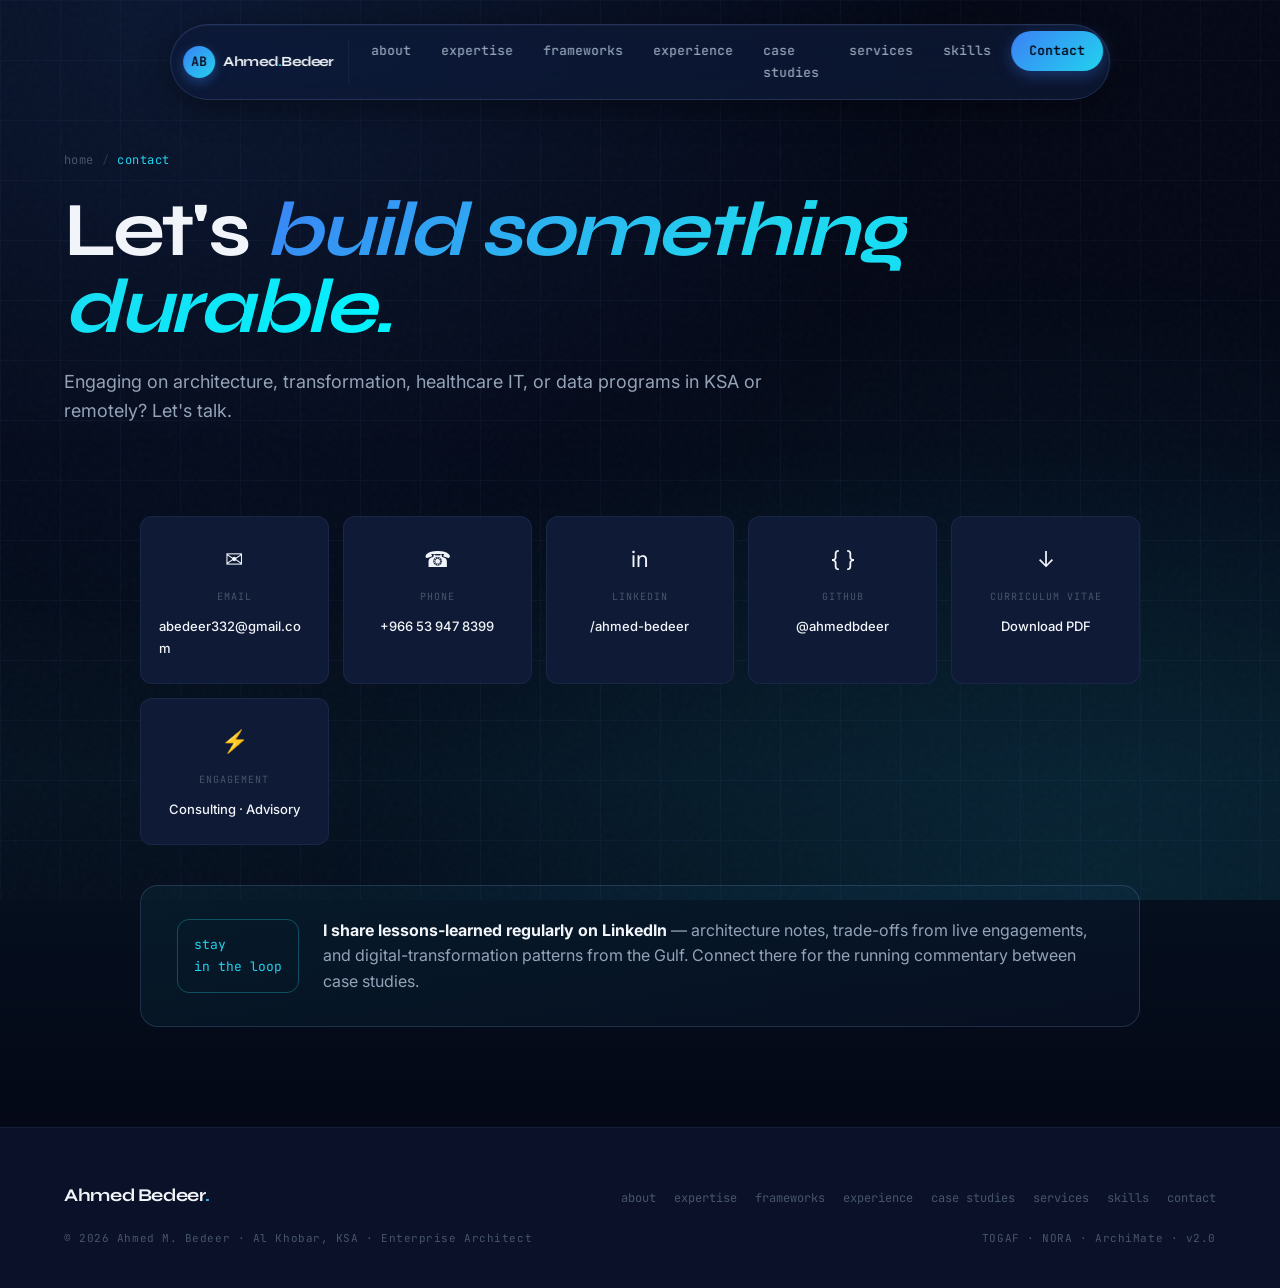
<file: contact.html>
<!DOCTYPE html>
<html lang="en">
<head>
<meta charset="UTF-8" />
<meta name="viewport" content="width=device-width, initial-scale=1.0" />
<title>Contact — Ahmed M. Bedeer</title>
<meta name="description" content="Get in touch with Ahmed Bedeer for enterprise architecture, digital transformation, healthcare IT, or data engagements in KSA or remotely." />
<link rel="preconnect" href="https://fonts.googleapis.com" />
<link rel="preconnect" href="https://fonts.gstatic.com" crossorigin />
<link href="https://fonts.googleapis.com/css2?family=Syne:wght@400;500;600;700;800&family=Inter:wght@300;400;500;600;700&family=JetBrains+Mono:wght@400;500;600&display=swap" rel="stylesheet" />
<link rel="stylesheet" href="assets/styles.css" />
</head>
<body>

<nav>
  <a href="index.html" class="nav-logo">
    <span class="nav-avatar">AB</span>
    <span class="nav-logo-text">Ahmed<span>.</span>Bedeer</span>
  </a>
  <ul class="nav-links">
    <li><a href="about.html">about</a></li>
    <li><a href="expertise.html">expertise</a></li>
    <li><a href="frameworks.html">frameworks</a></li>
    <li><a href="experience.html">experience</a></li>
    <li><a href="case-studies.html">case studies</a></li>
    <li><a href="services.html">services</a></li>
    <li><a href="skills.html">skills</a></li>
    <li><a href="contact.html" class="nav-cta active">Contact</a></li>
  </ul>
  <button class="nav-toggle" aria-label="Open menu" aria-expanded="false"><span></span></button>
</nav>

<div class="mobile-drawer">
  <a href="about.html">About</a>
  <a href="expertise.html">Expertise</a>
  <a href="frameworks.html">Frameworks</a>
  <a href="experience.html">Experience</a>
  <a href="case-studies.html">Case Studies</a>
  <a href="services.html">Services</a>
  <a href="skills.html">Skills</a>
  <a href="contact.html" class="drawer-cta">Contact →</a>
</div>

<div class="page-hero">
  <div class="breadcrumb"><a href="index.html">home</a><span class="sep">/</span><span class="here">contact</span></div>
  <h1>Let's <em>build something durable.</em></h1>
  <p class="lead">Engaging on architecture, transformation, healthcare IT, or data programs in KSA or remotely? Let's talk.</p>
</div>

<section id="contact" style="padding-top:50px;text-align:left;">
  <div class="contact-wrap" style="margin:0 auto;">
    <div class="contact-cards reveal">
      <a href="mailto:abedeer332@gmail.com" class="contact-card"><div class="contact-icon">✉</div><div class="label">Email</div><div class="value">abedeer332@gmail.com</div></a>
      <a href="tel:+966539478399" class="contact-card"><div class="contact-icon">☎</div><div class="label">Phone</div><div class="value">+966 53 947 8399</div></a>
      <a href="https://www.linkedin.com/in/ahmed-bedeer" target="_blank" rel="noopener" class="contact-card"><div class="contact-icon">in</div><div class="label">LinkedIn</div><div class="value">/ahmed-bedeer</div></a>
      <a href="https://www.github.com/ahmedbdeer" target="_blank" rel="noopener" class="contact-card"><div class="contact-icon">{ }</div><div class="label">GitHub</div><div class="value">@ahmedbdeer</div></a>
      <a href="assets/Ahmed-M-Bedeer-CV.pdf" download class="contact-card"><div class="contact-icon">↓</div><div class="label">Curriculum Vitae</div><div class="value">Download PDF</div></a>
      <a href="services.html" class="contact-card"><div class="contact-icon">⚡</div><div class="label">Engagement</div><div class="value">Consulting · Advisory</div></a>
    </div>

    <div class="agnostic-banner reveal" style="margin-top:40px;">
      <div class="ab-mark">stay<br>in the loop</div>
      <p><strong>I share lessons-learned regularly on LinkedIn</strong> — architecture notes, trade-offs from live engagements, and digital-transformation patterns from the Gulf. Connect there for the running commentary between case studies.</p>
    </div>
  </div>
</section>

<footer>
  <div class="footer-logo">Ahmed Bedeer<span>.</span></div>
  <div class="footer-nav">
    <a href="about.html">about</a>
    <a href="expertise.html">expertise</a>
    <a href="frameworks.html">frameworks</a>
    <a href="experience.html">experience</a>
    <a href="case-studies.html">case studies</a>
    <a href="services.html">services</a>
    <a href="skills.html">skills</a>
    <a href="contact.html">contact</a>
  </div>
  <p>© 2026 Ahmed M. Bedeer · Al Khobar, KSA · Enterprise Architect</p>
  <p>TOGAF · NORA · ArchiMate · v2.0</p>
</footer>

<script src="assets/main.js"></script>
</body>
</html>
</file>
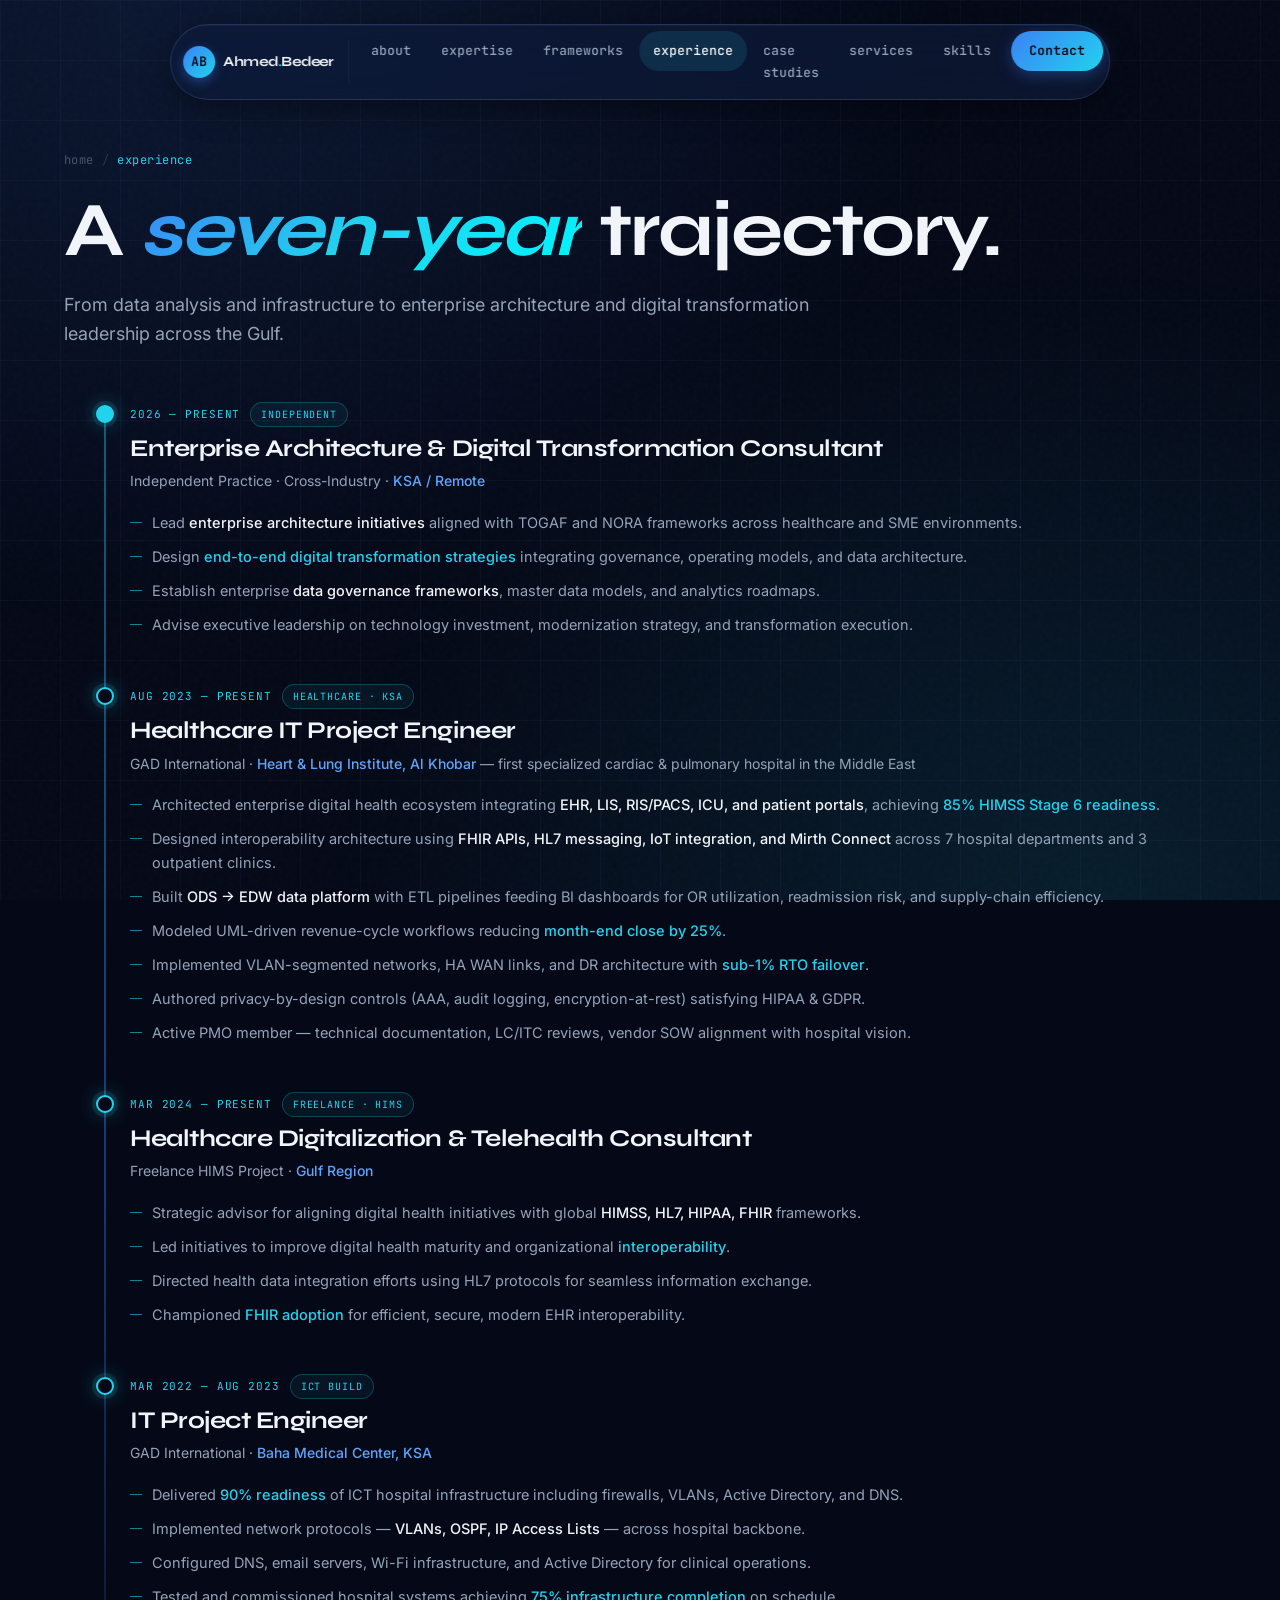
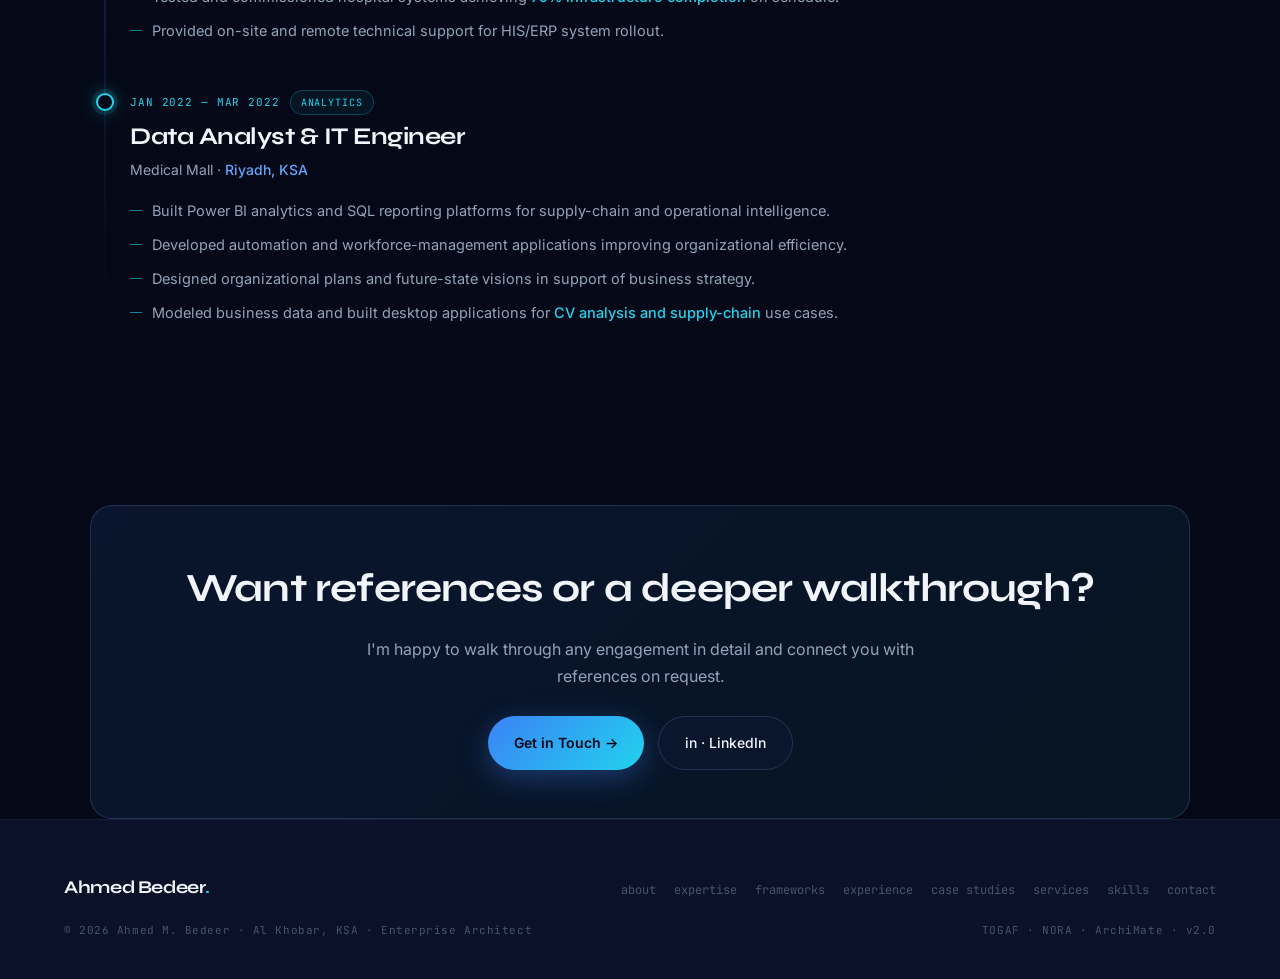
<file: experience.html>
<!DOCTYPE html>
<html lang="en">
<head>
<meta charset="UTF-8" />
<meta name="viewport" content="width=device-width, initial-scale=1.0" />
<title>Experience — Ahmed M. Bedeer</title>
<meta name="description" content="A seven-year trajectory from data analysis and infrastructure to enterprise architecture and digital transformation leadership across Saudi Arabia." />
<link rel="preconnect" href="https://fonts.googleapis.com" />
<link rel="preconnect" href="https://fonts.gstatic.com" crossorigin />
<link href="https://fonts.googleapis.com/css2?family=Syne:wght@400;500;600;700;800&family=Inter:wght@300;400;500;600;700&family=JetBrains+Mono:wght@400;500;600&display=swap" rel="stylesheet" />
<link rel="stylesheet" href="assets/styles.css" />
</head>
<body>

<nav>
  <a href="index.html" class="nav-logo">
    <span class="nav-avatar">AB</span>
    <span class="nav-logo-text">Ahmed<span>.</span>Bedeer</span>
  </a>
  <ul class="nav-links">
    <li><a href="about.html">about</a></li>
    <li><a href="expertise.html">expertise</a></li>
    <li><a href="frameworks.html">frameworks</a></li>
    <li><a href="experience.html" class="active">experience</a></li>
    <li><a href="case-studies.html">case studies</a></li>
    <li><a href="services.html">services</a></li>
    <li><a href="skills.html">skills</a></li>
    <li><a href="contact.html" class="nav-cta">Contact</a></li>
  </ul>
  <button class="nav-toggle" aria-label="Open menu" aria-expanded="false"><span></span></button>
</nav>

<div class="mobile-drawer">
  <a href="about.html">About</a>
  <a href="expertise.html">Expertise</a>
  <a href="frameworks.html">Frameworks</a>
  <a href="experience.html" class="active">Experience</a>
  <a href="case-studies.html">Case Studies</a>
  <a href="services.html">Services</a>
  <a href="skills.html">Skills</a>
  <a href="contact.html" class="drawer-cta">Contact →</a>
</div>

<div class="page-hero">
  <div class="breadcrumb"><a href="index.html">home</a><span class="sep">/</span><span class="here">experience</span></div>
  <h1>A <em>seven-year</em> trajectory.</h1>
  <p class="lead">From data analysis and infrastructure to enterprise architecture and digital transformation leadership across the Gulf.</p>
</div>

<section id="experience" style="padding-top:50px;">
  <div class="experience-wrap">
    <div class="timeline">
      <div class="timeline-item reveal">
        <div class="timeline-dot current"></div>
        <div class="timeline-meta"><span>2026 — Present</span><span class="timeline-pill">Independent</span></div>
        <div class="timeline-role">Enterprise Architecture &amp; Digital Transformation Consultant</div>
        <div class="timeline-org">Independent Practice · Cross-Industry · <strong>KSA / Remote</strong></div>
        <ul class="timeline-points">
          <li>Lead <strong>enterprise architecture initiatives</strong> aligned with TOGAF and NORA frameworks across healthcare and SME environments.</li>
          <li>Design <em>end-to-end digital transformation strategies</em> integrating governance, operating models, and data architecture.</li>
          <li>Establish enterprise <strong>data governance frameworks</strong>, master data models, and analytics roadmaps.</li>
          <li>Advise executive leadership on technology investment, modernization strategy, and transformation execution.</li>
        </ul>
      </div>
      <div class="timeline-item reveal">
        <div class="timeline-dot"></div>
        <div class="timeline-meta"><span>Aug 2023 — Present</span><span class="timeline-pill">Healthcare · KSA</span></div>
        <div class="timeline-role">Healthcare IT Project Engineer</div>
        <div class="timeline-org">GAD International · <strong>Heart &amp; Lung Institute, Al Khobar</strong> — first specialized cardiac &amp; pulmonary hospital in the Middle East</div>
        <ul class="timeline-points">
          <li>Architected enterprise digital health ecosystem integrating <strong>EHR, LIS, RIS/PACS, ICU, and patient portals</strong>, achieving <em>85% HIMSS Stage 6 readiness</em>.</li>
          <li>Designed interoperability architecture using <strong>FHIR APIs, HL7 messaging, IoT integration, and Mirth Connect</strong> across 7 hospital departments and 3 outpatient clinics.</li>
          <li>Built <strong>ODS → EDW data platform</strong> with ETL pipelines feeding BI dashboards for OR utilization, readmission risk, and supply-chain efficiency.</li>
          <li>Modeled UML-driven revenue-cycle workflows reducing <em>month-end close by 25%</em>.</li>
          <li>Implemented VLAN-segmented networks, HA WAN links, and DR architecture with <em>sub-1% RTO failover</em>.</li>
          <li>Authored privacy-by-design controls (AAA, audit logging, encryption-at-rest) satisfying HIPAA &amp; GDPR.</li>
          <li>Active PMO member — technical documentation, LC/ITC reviews, vendor SOW alignment with hospital vision.</li>
        </ul>
      </div>
      <div class="timeline-item reveal">
        <div class="timeline-dot"></div>
        <div class="timeline-meta"><span>Mar 2024 — Present</span><span class="timeline-pill">Freelance · HIMS</span></div>
        <div class="timeline-role">Healthcare Digitalization &amp; Telehealth Consultant</div>
        <div class="timeline-org">Freelance HIMS Project · <strong>Gulf Region</strong></div>
        <ul class="timeline-points">
          <li>Strategic advisor for aligning digital health initiatives with global <strong>HIMSS, HL7, HIPAA, FHIR</strong> frameworks.</li>
          <li>Led initiatives to improve digital health maturity and organizational <em>interoperability</em>.</li>
          <li>Directed health data integration efforts using HL7 protocols for seamless information exchange.</li>
          <li>Championed <em>FHIR adoption</em> for efficient, secure, modern EHR interoperability.</li>
        </ul>
      </div>
      <div class="timeline-item reveal">
        <div class="timeline-dot"></div>
        <div class="timeline-meta"><span>Mar 2022 — Aug 2023</span><span class="timeline-pill">ICT Build</span></div>
        <div class="timeline-role">IT Project Engineer</div>
        <div class="timeline-org">GAD International · <strong>Baha Medical Center, KSA</strong></div>
        <ul class="timeline-points">
          <li>Delivered <em>90% readiness</em> of ICT hospital infrastructure including firewalls, VLANs, Active Directory, and DNS.</li>
          <li>Implemented network protocols — <strong>VLANs, OSPF, IP Access Lists</strong> — across hospital backbone.</li>
          <li>Configured DNS, email servers, Wi-Fi infrastructure, and Active Directory for clinical operations.</li>
          <li>Tested and commissioned hospital systems achieving <em>75% infrastructure completion</em> on schedule.</li>
          <li>Provided on-site and remote technical support for HIS/ERP system rollout.</li>
        </ul>
      </div>
      <div class="timeline-item reveal">
        <div class="timeline-dot"></div>
        <div class="timeline-meta"><span>Jan 2022 — Mar 2022</span><span class="timeline-pill">Analytics</span></div>
        <div class="timeline-role">Data Analyst &amp; IT Engineer</div>
        <div class="timeline-org">Medical Mall · <strong>Riyadh, KSA</strong></div>
        <ul class="timeline-points">
          <li>Built Power BI analytics and SQL reporting platforms for supply-chain and operational intelligence.</li>
          <li>Developed automation and workforce-management applications improving organizational efficiency.</li>
          <li>Designed organizational plans and future-state visions in support of business strategy.</li>
          <li>Modeled business data and built desktop applications for <em>CV analysis and supply-chain</em> use cases.</li>
        </ul>
      </div>
    </div>
  </div>
</section>

<div class="cta-strip reveal">
  <h2>Want references or a deeper walkthrough?</h2>
  <p>I'm happy to walk through any engagement in detail and connect you with references on request.</p>
  <div class="row">
    <a href="contact.html" class="btn-primary">Get in Touch →</a>
    <a href="https://www.linkedin.com/in/ahmed-bedeer" target="_blank" rel="noopener" class="btn-ghost">in · LinkedIn</a>
  </div>
</div>

<footer>
  <div class="footer-logo">Ahmed Bedeer<span>.</span></div>
  <div class="footer-nav">
    <a href="about.html">about</a>
    <a href="expertise.html">expertise</a>
    <a href="frameworks.html">frameworks</a>
    <a href="experience.html">experience</a>
    <a href="case-studies.html">case studies</a>
    <a href="services.html">services</a>
    <a href="skills.html">skills</a>
    <a href="contact.html">contact</a>
  </div>
  <p>© 2026 Ahmed M. Bedeer · Al Khobar, KSA · Enterprise Architect</p>
  <p>TOGAF · NORA · ArchiMate · v2.0</p>
</footer>

<script src="assets/main.js"></script>
</body>
</html>
</file>
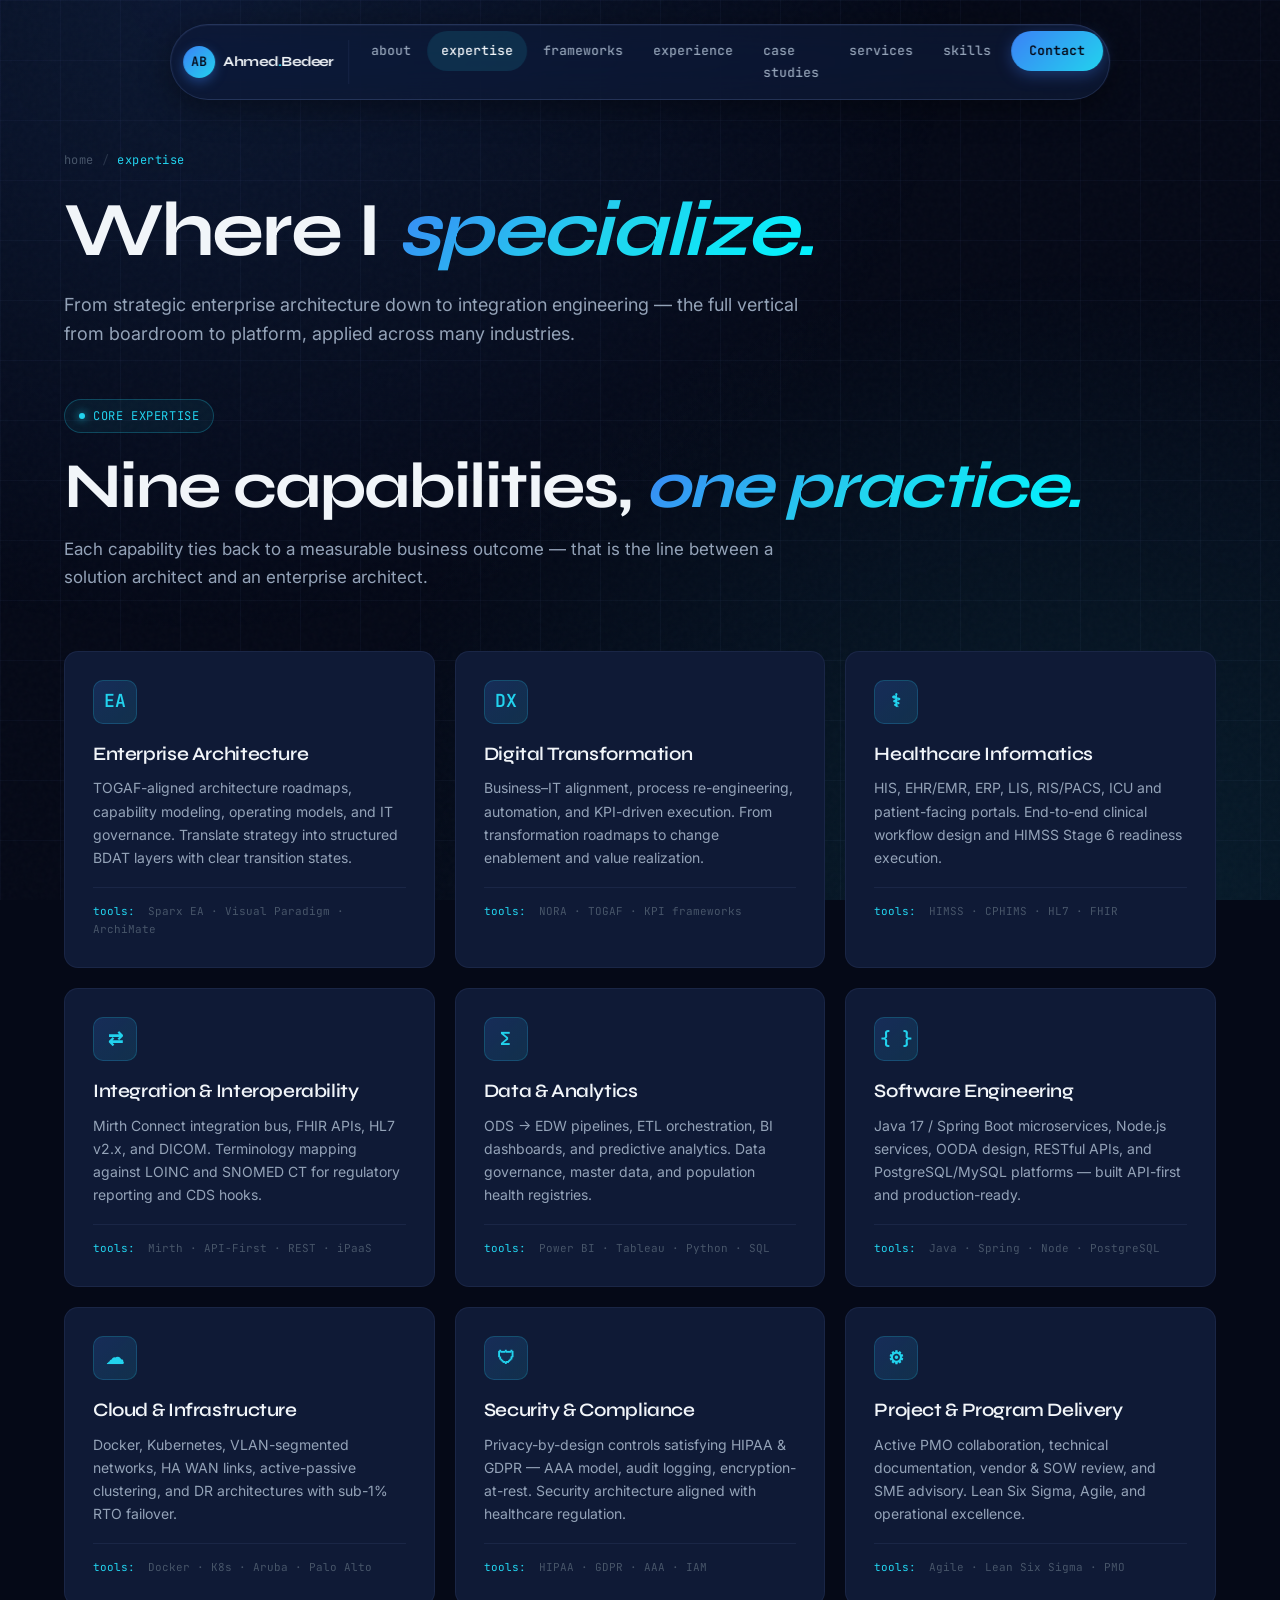
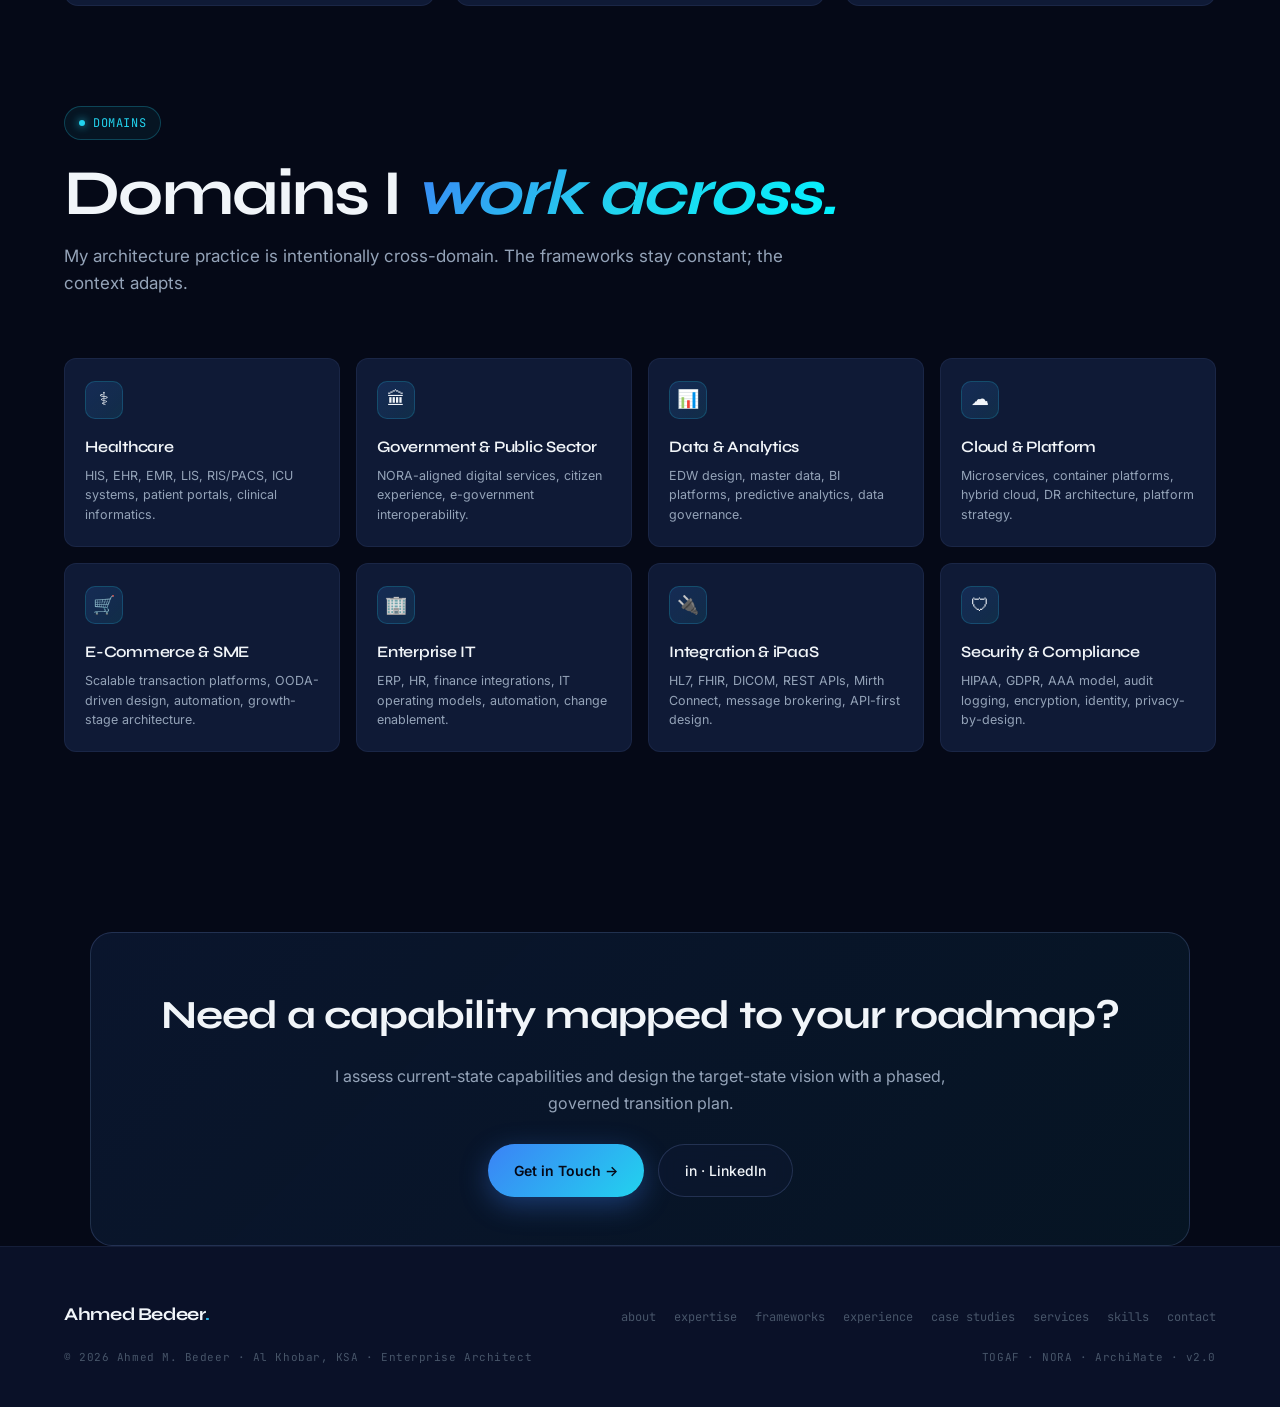
<file: expertise.html>
<!DOCTYPE html>
<html lang="en">
<head>
<meta charset="UTF-8" />
<meta name="viewport" content="width=device-width, initial-scale=1.0" />
<title>Expertise &amp; Domains — Ahmed M. Bedeer</title>
<meta name="description" content="Core expertise across enterprise architecture, digital transformation, healthcare informatics, integration, data, software, cloud, security, and delivery — applied across nine domains." />
<link rel="preconnect" href="https://fonts.googleapis.com" />
<link rel="preconnect" href="https://fonts.gstatic.com" crossorigin />
<link href="https://fonts.googleapis.com/css2?family=Syne:wght@400;500;600;700;800&family=Inter:wght@300;400;500;600;700&family=JetBrains+Mono:wght@400;500;600&display=swap" rel="stylesheet" />
<link rel="stylesheet" href="assets/styles.css" />
</head>
<body>

<nav>
  <a href="index.html" class="nav-logo">
    <span class="nav-avatar">AB</span>
    <span class="nav-logo-text">Ahmed<span>.</span>Bedeer</span>
  </a>
  <ul class="nav-links">
    <li><a href="about.html">about</a></li>
    <li><a href="expertise.html" class="active">expertise</a></li>
    <li><a href="frameworks.html">frameworks</a></li>
    <li><a href="experience.html">experience</a></li>
    <li><a href="case-studies.html">case studies</a></li>
    <li><a href="services.html">services</a></li>
    <li><a href="skills.html">skills</a></li>
    <li><a href="contact.html" class="nav-cta">Contact</a></li>
  </ul>
  <button class="nav-toggle" aria-label="Open menu" aria-expanded="false"><span></span></button>
</nav>

<div class="mobile-drawer">
  <a href="about.html">About</a>
  <a href="expertise.html" class="active">Expertise</a>
  <a href="frameworks.html">Frameworks</a>
  <a href="experience.html">Experience</a>
  <a href="case-studies.html">Case Studies</a>
  <a href="services.html">Services</a>
  <a href="skills.html">Skills</a>
  <a href="contact.html" class="drawer-cta">Contact →</a>
</div>

<div class="page-hero">
  <div class="breadcrumb"><a href="index.html">home</a><span class="sep">/</span><span class="here">expertise</span></div>
  <h1>Where I <em>specialize.</em></h1>
  <p class="lead">From strategic enterprise architecture down to integration engineering — the full vertical from boardroom to platform, applied across many industries.</p>
</div>

<section id="expertise" style="padding-top:50px;">
  <div style="max-width:1300px;margin:0 auto;">
    <span class="section-tag">Core Expertise</span>
    <h2>Nine capabilities, <em>one practice.</em></h2>
    <p class="section-desc">Each capability ties back to a measurable business outcome — that is the line between a solution architect and an enterprise architect.</p>
    <div class="expertise-grid">
      <div class="expertise-card reveal">
        <div class="expertise-icon">EA</div>
        <h3>Enterprise Architecture</h3>
        <p>TOGAF-aligned architecture roadmaps, capability modeling, operating models, and IT governance. Translate strategy into structured BDAT layers with clear transition states.</p>
        <div class="tools"><span>tools:</span> Sparx EA · Visual Paradigm · ArchiMate</div>
      </div>
      <div class="expertise-card reveal">
        <div class="expertise-icon">DX</div>
        <h3>Digital Transformation</h3>
        <p>Business–IT alignment, process re-engineering, automation, and KPI-driven execution. From transformation roadmaps to change enablement and value realization.</p>
        <div class="tools"><span>tools:</span> NORA · TOGAF · KPI frameworks</div>
      </div>
      <div class="expertise-card reveal">
        <div class="expertise-icon">⚕</div>
        <h3>Healthcare Informatics</h3>
        <p>HIS, EHR/EMR, ERP, LIS, RIS/PACS, ICU and patient-facing portals. End-to-end clinical workflow design and HIMSS Stage 6 readiness execution.</p>
        <div class="tools"><span>tools:</span> HIMSS · CPHIMS · HL7 · FHIR</div>
      </div>
      <div class="expertise-card reveal">
        <div class="expertise-icon">⇄</div>
        <h3>Integration &amp; Interoperability</h3>
        <p>Mirth Connect integration bus, FHIR APIs, HL7 v2.x, and DICOM. Terminology mapping against LOINC and SNOMED CT for regulatory reporting and CDS hooks.</p>
        <div class="tools"><span>tools:</span> Mirth · API-First · REST · iPaaS</div>
      </div>
      <div class="expertise-card reveal">
        <div class="expertise-icon">Σ</div>
        <h3>Data &amp; Analytics</h3>
        <p>ODS → EDW pipelines, ETL orchestration, BI dashboards, and predictive analytics. Data governance, master data, and population health registries.</p>
        <div class="tools"><span>tools:</span> Power BI · Tableau · Python · SQL</div>
      </div>
      <div class="expertise-card reveal">
        <div class="expertise-icon">{ }</div>
        <h3>Software Engineering</h3>
        <p>Java 17 / Spring Boot microservices, Node.js services, OODA design, RESTful APIs, and PostgreSQL/MySQL platforms — built API-first and production-ready.</p>
        <div class="tools"><span>tools:</span> Java · Spring · Node · PostgreSQL</div>
      </div>
      <div class="expertise-card reveal">
        <div class="expertise-icon">☁</div>
        <h3>Cloud &amp; Infrastructure</h3>
        <p>Docker, Kubernetes, VLAN-segmented networks, HA WAN links, active-passive clustering, and DR architectures with sub-1% RTO failover.</p>
        <div class="tools"><span>tools:</span> Docker · K8s · Aruba · Palo Alto</div>
      </div>
      <div class="expertise-card reveal">
        <div class="expertise-icon">🛡</div>
        <h3>Security &amp; Compliance</h3>
        <p>Privacy-by-design controls satisfying HIPAA &amp; GDPR — AAA model, audit logging, encryption-at-rest. Security architecture aligned with healthcare regulation.</p>
        <div class="tools"><span>tools:</span> HIPAA · GDPR · AAA · IAM</div>
      </div>
      <div class="expertise-card reveal">
        <div class="expertise-icon">⚙</div>
        <h3>Project &amp; Program Delivery</h3>
        <p>Active PMO collaboration, technical documentation, vendor &amp; SOW review, and SME advisory. Lean Six Sigma, Agile, and operational excellence.</p>
        <div class="tools"><span>tools:</span> Agile · Lean Six Sigma · PMO</div>
      </div>
      
    </div>
  </div>
</section>

<section id="domains" style="padding-top:0;">
  <div class="domains-wrap">
    <span class="section-tag">Domains</span>
    <h2>Domains I <em>work across.</em></h2>
    <p class="section-desc">My architecture practice is intentionally cross-domain. The frameworks stay constant; the context adapts.</p>
    <div class="domains-grid">
      <div class="domain-card reveal">
        <div class="domain-icon">⚕</div>
        <h4>Healthcare</h4>
        <p>HIS, EHR, EMR, LIS, RIS/PACS, ICU systems, patient portals, clinical informatics.</p>
      </div>
      <div class="domain-card reveal">
        <div class="domain-icon">🏛</div>
        <h4>Government &amp; Public Sector</h4>
        <p>NORA-aligned digital services, citizen experience, e-government interoperability.</p>
      </div>
      <div class="domain-card reveal">
        <div class="domain-icon">📊</div>
        <h4>Data &amp; Analytics</h4>
        <p>EDW design, master data, BI platforms, predictive analytics, data governance.</p>
      </div>
      <div class="domain-card reveal">
        <div class="domain-icon">☁</div>
        <h4>Cloud &amp; Platform</h4>
        <p>Microservices, container platforms, hybrid cloud, DR architecture, platform strategy.</p>
      </div>
      <div class="domain-card reveal">
        <div class="domain-icon">🛒</div>
        <h4>E-Commerce &amp; SME</h4>
        <p>Scalable transaction platforms, OODA-driven design, automation, growth-stage architecture.</p>
      </div>
      <div class="domain-card reveal">
        <div class="domain-icon">🏢</div>
        <h4>Enterprise IT</h4>
        <p>ERP, HR, finance integrations, IT operating models, automation, change enablement.</p>
      </div>
      <div class="domain-card reveal">
        <div class="domain-icon">🔌</div>
        <h4>Integration &amp; iPaaS</h4>
        <p>HL7, FHIR, DICOM, REST APIs, Mirth Connect, message brokering, API-first design.</p>
      </div>
      <div class="domain-card reveal">
        <div class="domain-icon">🛡</div>
        <h4>Security &amp; Compliance</h4>
        <p>HIPAA, GDPR, AAA model, audit logging, encryption, identity, privacy-by-design.</p>
      </div>
      
    </div>
  </div>
</section>

<div class="cta-strip reveal">
  <h2>Need a capability mapped to your roadmap?</h2>
  <p>I assess current-state capabilities and design the target-state vision with a phased, governed transition plan.</p>
  <div class="row">
    <a href="contact.html" class="btn-primary">Get in Touch →</a>
    <a href="https://www.linkedin.com/in/ahmed-bedeer" target="_blank" rel="noopener" class="btn-ghost">in · LinkedIn</a>
  </div>
</div>

<footer>
  <div class="footer-logo">Ahmed Bedeer<span>.</span></div>
  <div class="footer-nav">
    <a href="about.html">about</a>
    <a href="expertise.html">expertise</a>
    <a href="frameworks.html">frameworks</a>
    <a href="experience.html">experience</a>
    <a href="case-studies.html">case studies</a>
    <a href="services.html">services</a>
    <a href="skills.html">skills</a>
    <a href="contact.html">contact</a>
  </div>
  <p>© 2026 Ahmed M. Bedeer · Al Khobar, KSA · Enterprise Architect</p>
  <p>TOGAF · NORA · ArchiMate · v2.0</p>
</footer>

<script src="assets/main.js"></script>
</body>
</html>
</file>
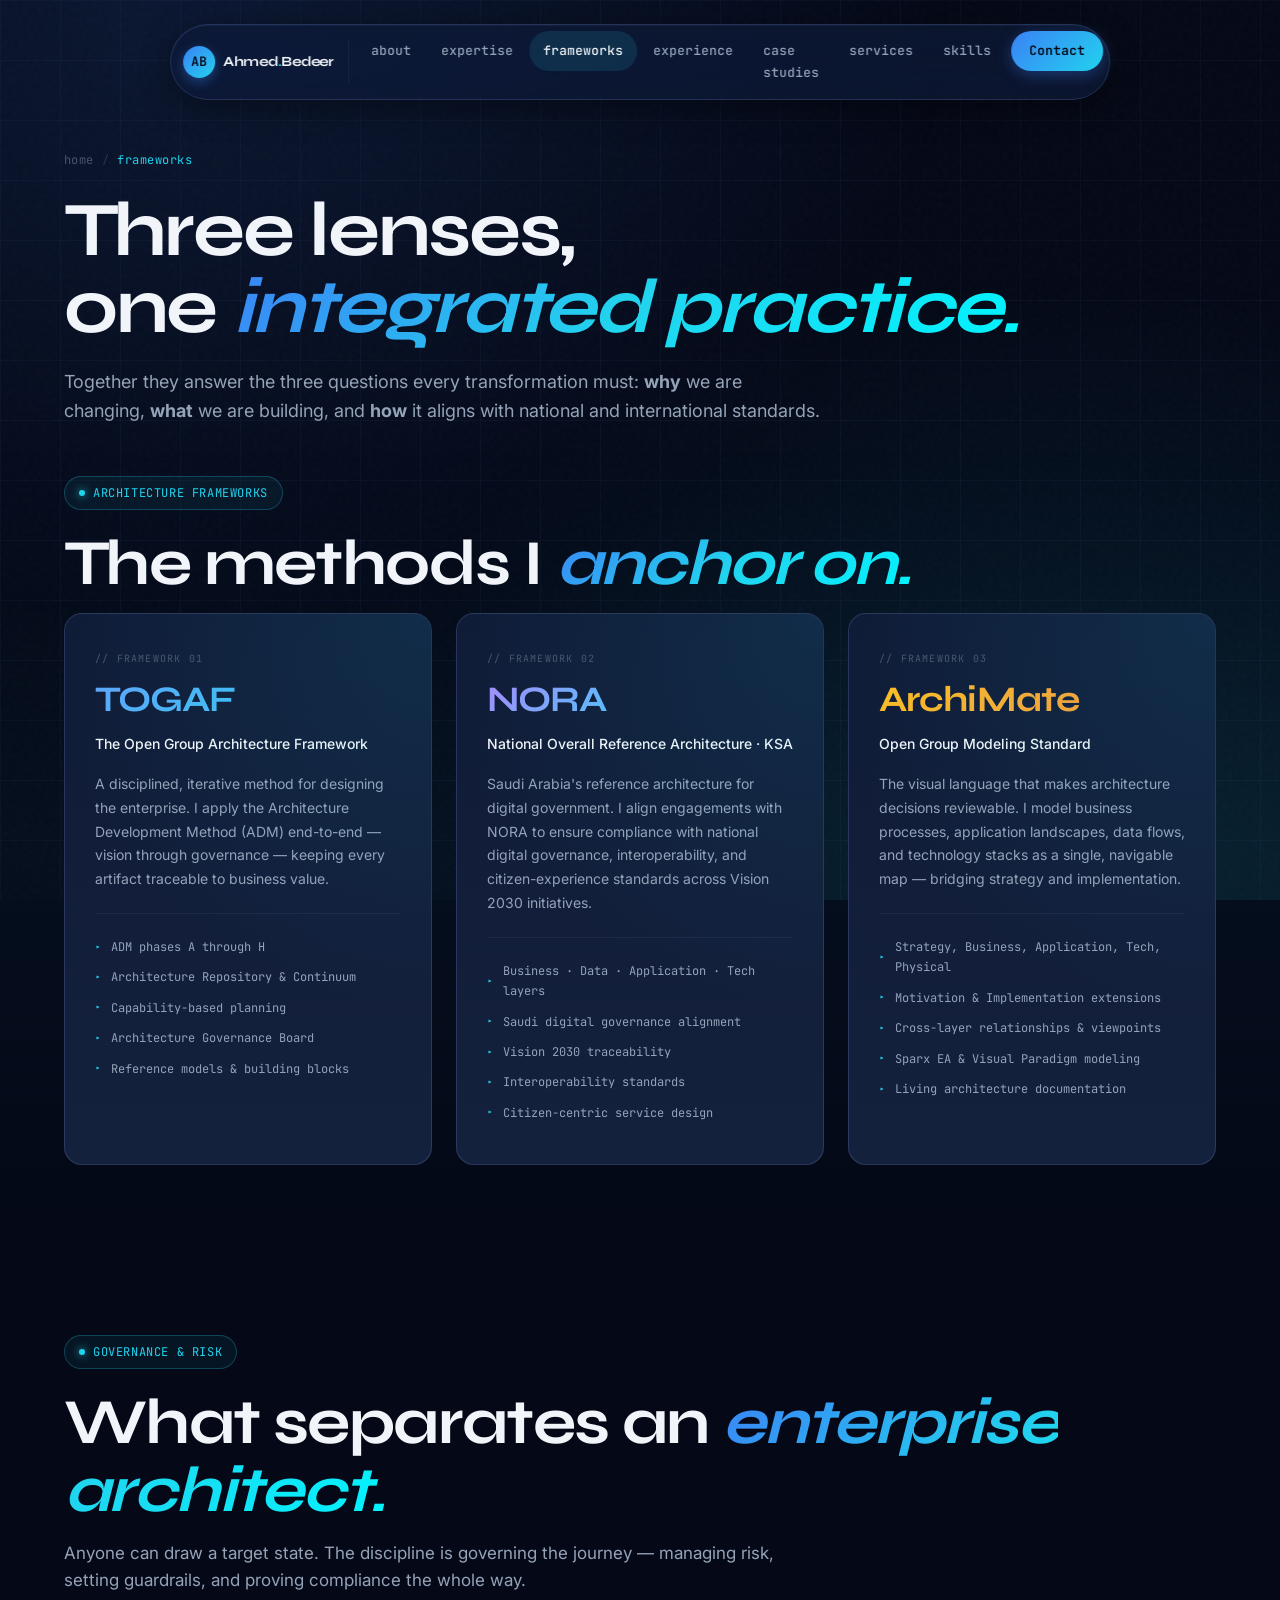
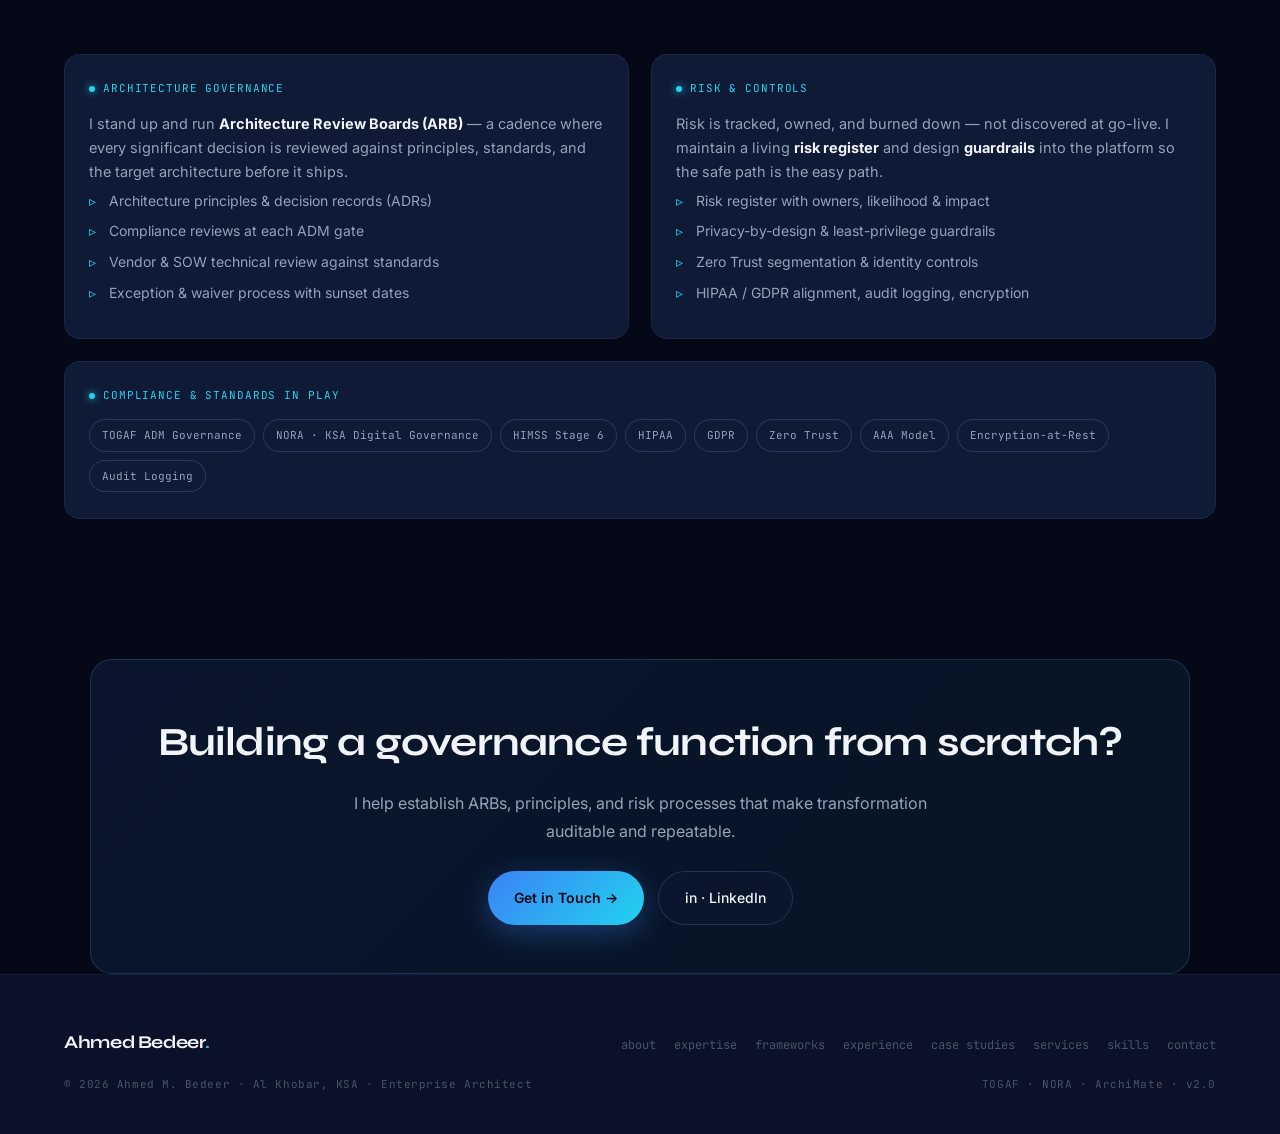
<file: frameworks.html>
<!DOCTYPE html>
<html lang="en">
<head>
<meta charset="UTF-8" />
<meta name="viewport" content="width=device-width, initial-scale=1.0" />
<title>Frameworks &amp; Governance — Ahmed M. Bedeer</title>
<meta name="description" content="TOGAF, NORA, and ArchiMate as one integrated practice — plus architecture governance, the Architecture Review Board, risk registers, guardrails, Zero Trust, and compliance." />
<link rel="preconnect" href="https://fonts.googleapis.com" />
<link rel="preconnect" href="https://fonts.gstatic.com" crossorigin />
<link href="https://fonts.googleapis.com/css2?family=Syne:wght@400;500;600;700;800&family=Inter:wght@300;400;500;600;700&family=JetBrains+Mono:wght@400;500;600&display=swap" rel="stylesheet" />
<link rel="stylesheet" href="assets/styles.css" />
</head>
<body>

<nav>
  <a href="index.html" class="nav-logo">
    <span class="nav-avatar">AB</span>
    <span class="nav-logo-text">Ahmed<span>.</span>Bedeer</span>
  </a>
  <ul class="nav-links">
    <li><a href="about.html">about</a></li>
    <li><a href="expertise.html">expertise</a></li>
    <li><a href="frameworks.html" class="active">frameworks</a></li>
    <li><a href="experience.html">experience</a></li>
    <li><a href="case-studies.html">case studies</a></li>
    <li><a href="services.html">services</a></li>
    <li><a href="skills.html">skills</a></li>
    <li><a href="contact.html" class="nav-cta">Contact</a></li>
  </ul>
  <button class="nav-toggle" aria-label="Open menu" aria-expanded="false"><span></span></button>
</nav>

<div class="mobile-drawer">
  <a href="about.html">About</a>
  <a href="expertise.html">Expertise</a>
  <a href="frameworks.html" class="active">Frameworks</a>
  <a href="experience.html">Experience</a>
  <a href="case-studies.html">Case Studies</a>
  <a href="services.html">Services</a>
  <a href="skills.html">Skills</a>
  <a href="contact.html" class="drawer-cta">Contact →</a>
</div>

<div class="page-hero">
  <div class="breadcrumb"><a href="index.html">home</a><span class="sep">/</span><span class="here">frameworks</span></div>
  <h1>Three lenses,<br>one <em>integrated practice.</em></h1>
  <p class="lead">Together they answer the three questions every transformation must: <strong>why</strong> we are changing, <strong>what</strong> we are building, and <strong>how</strong> it aligns with national and international standards.</p>
</div>

<section id="frameworks" style="padding-top:50px;">
  <div class="frameworks-wrap">
    <span class="section-tag">Architecture Frameworks</span>
    <h2>The methods I <em>anchor on.</em></h2>
    <div class="frameworks-grid">
      <div class="framework-card reveal">
        <div class="framework-mono">// Framework 01</div>
        <div class="framework-name">TOGAF</div>
        <div class="framework-tagline">The Open Group Architecture Framework</div>
        <p class="framework-desc">A disciplined, iterative method for designing the enterprise. I apply the Architecture Development Method (ADM) end-to-end — vision through governance — keeping every artifact traceable to business value.</p>
        <ul class="framework-list">
          <li>ADM phases A through H</li>
          <li>Architecture Repository &amp; Continuum</li>
          <li>Capability-based planning</li>
          <li>Architecture Governance Board</li>
          <li>Reference models &amp; building blocks</li>
        </ul>
      </div>
      <div class="framework-card purple reveal">
        <div class="framework-mono">// Framework 02</div>
        <div class="framework-name">NORA</div>
        <div class="framework-tagline">National Overall Reference Architecture · KSA</div>
        <p class="framework-desc">Saudi Arabia's reference architecture for digital government. I align engagements with NORA to ensure compliance with national digital governance, interoperability, and citizen-experience standards across Vision 2030 initiatives.</p>
        <ul class="framework-list">
          <li>Business · Data · Application · Tech layers</li>
          <li>Saudi digital governance alignment</li>
          <li>Vision 2030 traceability</li>
          <li>Interoperability standards</li>
          <li>Citizen-centric service design</li>
        </ul>
      </div>
      <div class="framework-card amber reveal">
        <div class="framework-mono">// Framework 03</div>
        <div class="framework-name">ArchiMate</div>
        <div class="framework-tagline">Open Group Modeling Standard</div>
        <p class="framework-desc">The visual language that makes architecture decisions reviewable. I model business processes, application landscapes, data flows, and technology stacks as a single, navigable map — bridging strategy and implementation.</p>
        <ul class="framework-list">
          <li>Strategy, Business, Application, Tech, Physical</li>
          <li>Motivation &amp; Implementation extensions</li>
          <li>Cross-layer relationships &amp; viewpoints</li>
          <li>Sparx EA &amp; Visual Paradigm modeling</li>
          <li>Living architecture documentation</li>
        </ul>
      </div>
    </div>
  </div>
</section>

<section class="page-section">
  <div class="inner">
    <span class="section-tag">Governance &amp; Risk</span>
    <h2>What separates an <em>enterprise architect.</em></h2>
    <p class="section-desc">Anyone can draw a target state. The discipline is governing the journey — managing risk, setting guardrails, and proving compliance the whole way.</p>
    <div class="cs-cols">
      <div class="cs-block reveal">
        <div class="blk-label">Architecture Governance</div>
        <p>I stand up and run <strong>Architecture Review Boards (ARB)</strong> — a cadence where every significant decision is reviewed against principles, standards, and the target architecture before it ships.</p>
        <ul>
          <li>Architecture principles &amp; decision records (ADRs)</li>
          <li>Compliance reviews at each ADM gate</li>
          <li>Vendor &amp; SOW technical review against standards</li>
          <li>Exception &amp; waiver process with sunset dates</li>
        </ul>
      </div>
      <div class="cs-block reveal">
        <div class="blk-label">Risk &amp; Controls</div>
        <p>Risk is tracked, owned, and burned down — not discovered at go-live. I maintain a living <strong>risk register</strong> and design <strong>guardrails</strong> into the platform so the safe path is the easy path.</p>
        <ul>
          <li>Risk register with owners, likelihood &amp; impact</li>
          <li>Privacy-by-design &amp; least-privilege guardrails</li>
          <li>Zero Trust segmentation &amp; identity controls</li>
          <li>HIPAA / GDPR alignment, audit logging, encryption</li>
        </ul>
      </div>
    </div>
    <div class="cs-block span2 reveal" style="margin-top:22px;">
      <div class="blk-label">Compliance &amp; standards in play</div>
      <div class="gov-chips">
        <span class="chip">TOGAF ADM Governance</span>
        <span class="chip">NORA · KSA Digital Governance</span>
        <span class="chip">HIMSS Stage 6</span>
        <span class="chip">HIPAA</span>
        <span class="chip">GDPR</span>
        <span class="chip">Zero Trust</span>
        <span class="chip">AAA Model</span>
        <span class="chip">Encryption-at-Rest</span>
        <span class="chip">Audit Logging</span>
      </div>
    </div>
  </div>
</section>

<div class="cta-strip reveal">
  <h2>Building a governance function from scratch?</h2>
  <p>I help establish ARBs, principles, and risk processes that make transformation auditable and repeatable.</p>
  <div class="row">
    <a href="contact.html" class="btn-primary">Get in Touch →</a>
    <a href="https://www.linkedin.com/in/ahmed-bedeer" target="_blank" rel="noopener" class="btn-ghost">in · LinkedIn</a>
  </div>
</div>

<footer>
  <div class="footer-logo">Ahmed Bedeer<span>.</span></div>
  <div class="footer-nav">
    <a href="about.html">about</a>
    <a href="expertise.html">expertise</a>
    <a href="frameworks.html">frameworks</a>
    <a href="experience.html">experience</a>
    <a href="case-studies.html">case studies</a>
    <a href="services.html">services</a>
    <a href="skills.html">skills</a>
    <a href="contact.html">contact</a>
  </div>
  <p>© 2026 Ahmed M. Bedeer · Al Khobar, KSA · Enterprise Architect</p>
  <p>TOGAF · NORA · ArchiMate · v2.0</p>
</footer>

<script src="assets/main.js"></script>
</body>
</html>
</file>
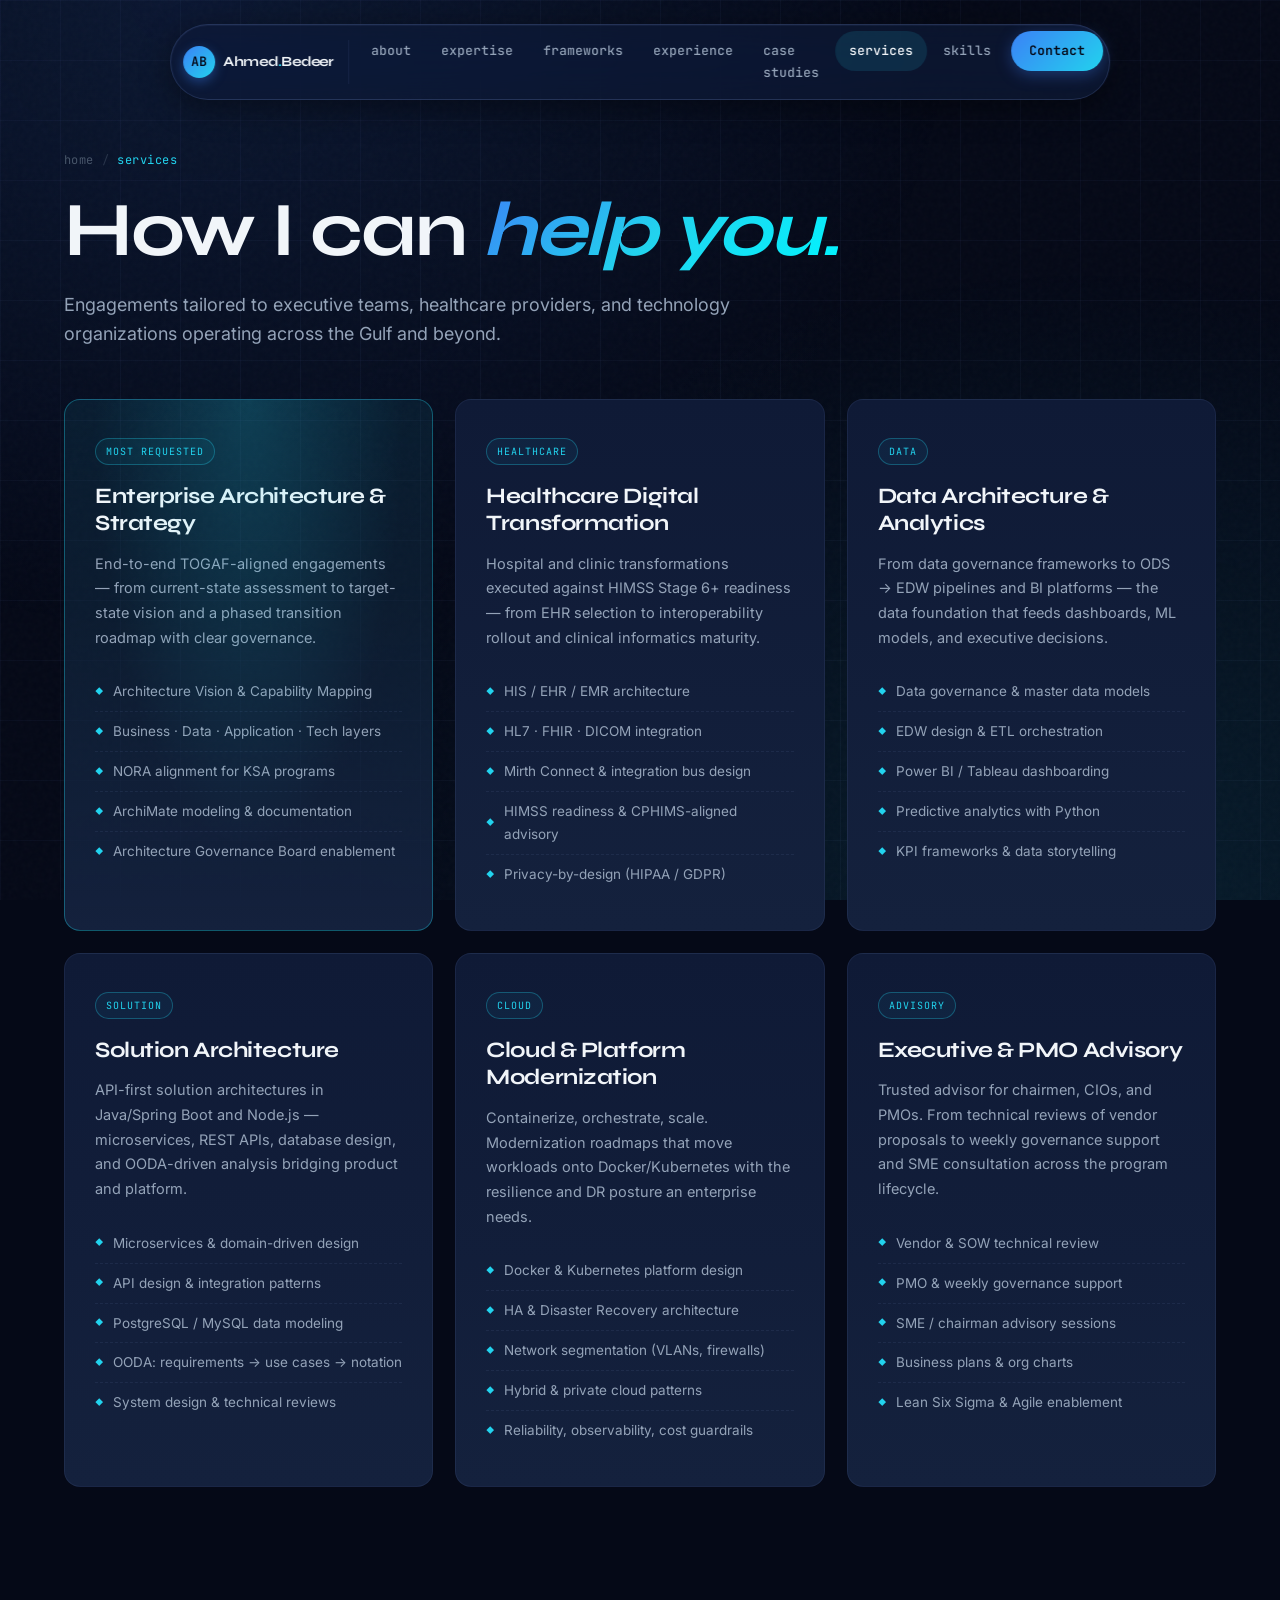
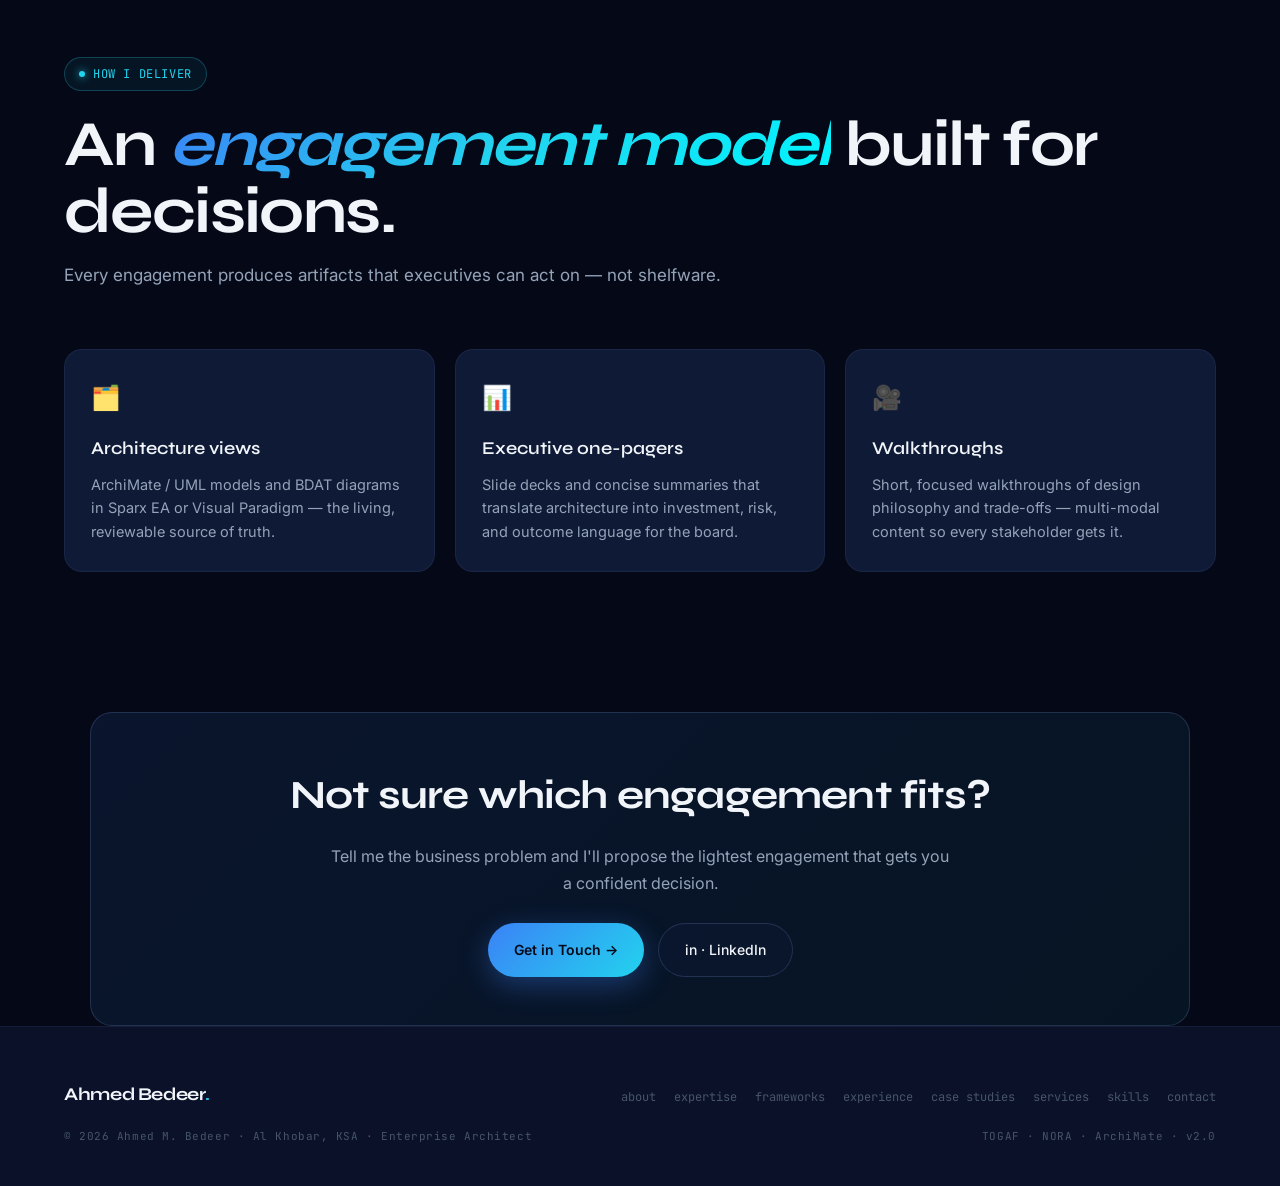
<file: services.html>
<!DOCTYPE html>
<html lang="en">
<head>
<meta charset="UTF-8" />
<meta name="viewport" content="width=device-width, initial-scale=1.0" />
<title>Services — Ahmed M. Bedeer</title>
<meta name="description" content="Architecture and transformation engagements: enterprise architecture & strategy, healthcare digital transformation, data architecture, solution architecture, cloud modernization, and executive advisory." />
<link rel="preconnect" href="https://fonts.googleapis.com" />
<link rel="preconnect" href="https://fonts.gstatic.com" crossorigin />
<link href="https://fonts.googleapis.com/css2?family=Syne:wght@400;500;600;700;800&family=Inter:wght@300;400;500;600;700&family=JetBrains+Mono:wght@400;500;600&display=swap" rel="stylesheet" />
<link rel="stylesheet" href="assets/styles.css" />
</head>
<body>

<nav>
  <a href="index.html" class="nav-logo">
    <span class="nav-avatar">AB</span>
    <span class="nav-logo-text">Ahmed<span>.</span>Bedeer</span>
  </a>
  <ul class="nav-links">
    <li><a href="about.html">about</a></li>
    <li><a href="expertise.html">expertise</a></li>
    <li><a href="frameworks.html">frameworks</a></li>
    <li><a href="experience.html">experience</a></li>
    <li><a href="case-studies.html">case studies</a></li>
    <li><a href="services.html" class="active">services</a></li>
    <li><a href="skills.html">skills</a></li>
    <li><a href="contact.html" class="nav-cta">Contact</a></li>
  </ul>
  <button class="nav-toggle" aria-label="Open menu" aria-expanded="false"><span></span></button>
</nav>

<div class="mobile-drawer">
  <a href="about.html">About</a>
  <a href="expertise.html">Expertise</a>
  <a href="frameworks.html">Frameworks</a>
  <a href="experience.html">Experience</a>
  <a href="case-studies.html">Case Studies</a>
  <a href="services.html" class="active">Services</a>
  <a href="skills.html">Skills</a>
  <a href="contact.html" class="drawer-cta">Contact →</a>
</div>

<div class="page-hero">
  <div class="breadcrumb"><a href="index.html">home</a><span class="sep">/</span><span class="here">services</span></div>
  <h1>How I can <em>help you.</em></h1>
  <p class="lead">Engagements tailored to executive teams, healthcare providers, and technology organizations operating across the Gulf and beyond.</p>
</div>

<section id="services" style="padding-top:50px;">
  <div style="max-width:1300px;margin:0 auto;">
    <div class="services-grid">
      <div class="service-card featured reveal">
        <div class="service-pill">Most Requested</div>
        <h3>Enterprise Architecture &amp; Strategy</h3>
        <p>End-to-end TOGAF-aligned engagements — from current-state assessment to target-state vision and a phased transition roadmap with clear governance.</p>
        <ul class="service-list"><li>Architecture Vision &amp; Capability Mapping</li><li>Business · Data · Application · Tech layers</li><li>NORA alignment for KSA programs</li><li>ArchiMate modeling &amp; documentation</li><li>Architecture Governance Board enablement</li></ul>
      </div>
      <div class="service-card reveal">
        <div class="service-pill">Healthcare</div>
        <h3>Healthcare Digital Transformation</h3>
        <p>Hospital and clinic transformations executed against HIMSS Stage 6+ readiness — from EHR selection to interoperability rollout and clinical informatics maturity.</p>
        <ul class="service-list"><li>HIS / EHR / EMR architecture</li><li>HL7 · FHIR · DICOM integration</li><li>Mirth Connect &amp; integration bus design</li><li>HIMSS readiness &amp; CPHIMS-aligned advisory</li><li>Privacy-by-design (HIPAA / GDPR)</li></ul>
      </div>
      <div class="service-card reveal">
        <div class="service-pill">Data</div>
        <h3>Data Architecture &amp; Analytics</h3>
        <p>From data governance frameworks to ODS → EDW pipelines and BI platforms — the data foundation that feeds dashboards, ML models, and executive decisions.</p>
        <ul class="service-list"><li>Data governance &amp; master data models</li><li>EDW design &amp; ETL orchestration</li><li>Power BI / Tableau dashboarding</li><li>Predictive analytics with Python</li><li>KPI frameworks &amp; data storytelling</li></ul>
      </div>
      <div class="service-card reveal">
        <div class="service-pill">Solution</div>
        <h3>Solution Architecture</h3>
        <p>API-first solution architectures in Java/Spring Boot and Node.js — microservices, REST APIs, database design, and OODA-driven analysis bridging product and platform.</p>
        <ul class="service-list"><li>Microservices &amp; domain-driven design</li><li>API design &amp; integration patterns</li><li>PostgreSQL / MySQL data modeling</li><li>OODA: requirements → use cases → notation</li><li>System design &amp; technical reviews</li></ul>
      </div>
      <div class="service-card reveal">
        <div class="service-pill">Cloud</div>
        <h3>Cloud &amp; Platform Modernization</h3>
        <p>Containerize, orchestrate, scale. Modernization roadmaps that move workloads onto Docker/Kubernetes with the resilience and DR posture an enterprise needs.</p>
        <ul class="service-list"><li>Docker &amp; Kubernetes platform design</li><li>HA &amp; Disaster Recovery architecture</li><li>Network segmentation (VLANs, firewalls)</li><li>Hybrid &amp; private cloud patterns</li><li>Reliability, observability, cost guardrails</li></ul>
      </div>
      <div class="service-card reveal">
        <div class="service-pill">Advisory</div>
        <h3>Executive &amp; PMO Advisory</h3>
        <p>Trusted advisor for chairmen, CIOs, and PMOs. From technical reviews of vendor proposals to weekly governance support and SME consultation across the program lifecycle.</p>
        <ul class="service-list"><li>Vendor &amp; SOW technical review</li><li>PMO &amp; weekly governance support</li><li>SME / chairman advisory sessions</li><li>Business plans &amp; org charts</li><li>Lean Six Sigma &amp; Agile enablement</li></ul>
      </div>
    </div>
  </div>
</section>

<section class="page-section">
  <div class="inner">
    <span class="section-tag">How I deliver</span>
    <h2>An <em>engagement model</em> built for decisions.</h2>
    <p class="section-desc">Every engagement produces artifacts that executives can act on — not shelfware.</p>
    <div class="lead-grid">
      <div class="lead-card reveal"><div class="lc-icon">🗂️</div><h3>Architecture views</h3><p>ArchiMate / UML models and BDAT diagrams in Sparx EA or Visual Paradigm — the living, reviewable source of truth.</p></div>
      <div class="lead-card reveal"><div class="lc-icon">📊</div><h3>Executive one-pagers</h3><p>Slide decks and concise summaries that translate architecture into investment, risk, and outcome language for the board.</p></div>
      <div class="lead-card reveal"><div class="lc-icon">🎥</div><h3>Walkthroughs</h3><p>Short, focused walkthroughs of design philosophy and trade-offs — multi-modal content so every stakeholder gets it.</p></div>
    </div>
  </div>
</section>

<div class="cta-strip reveal">
  <h2>Not sure which engagement fits?</h2>
  <p>Tell me the business problem and I'll propose the lightest engagement that gets you a confident decision.</p>
  <div class="row">
    <a href="contact.html" class="btn-primary">Get in Touch →</a>
    <a href="https://www.linkedin.com/in/ahmed-bedeer" target="_blank" rel="noopener" class="btn-ghost">in · LinkedIn</a>
  </div>
</div>

<footer>
  <div class="footer-logo">Ahmed Bedeer<span>.</span></div>
  <div class="footer-nav">
    <a href="about.html">about</a>
    <a href="expertise.html">expertise</a>
    <a href="frameworks.html">frameworks</a>
    <a href="experience.html">experience</a>
    <a href="case-studies.html">case studies</a>
    <a href="services.html">services</a>
    <a href="skills.html">skills</a>
    <a href="contact.html">contact</a>
  </div>
  <p>© 2026 Ahmed M. Bedeer · Al Khobar, KSA · Enterprise Architect</p>
  <p>TOGAF · NORA · ArchiMate · v2.0</p>
</footer>

<script src="assets/main.js"></script>
</body>
</html>
</file>
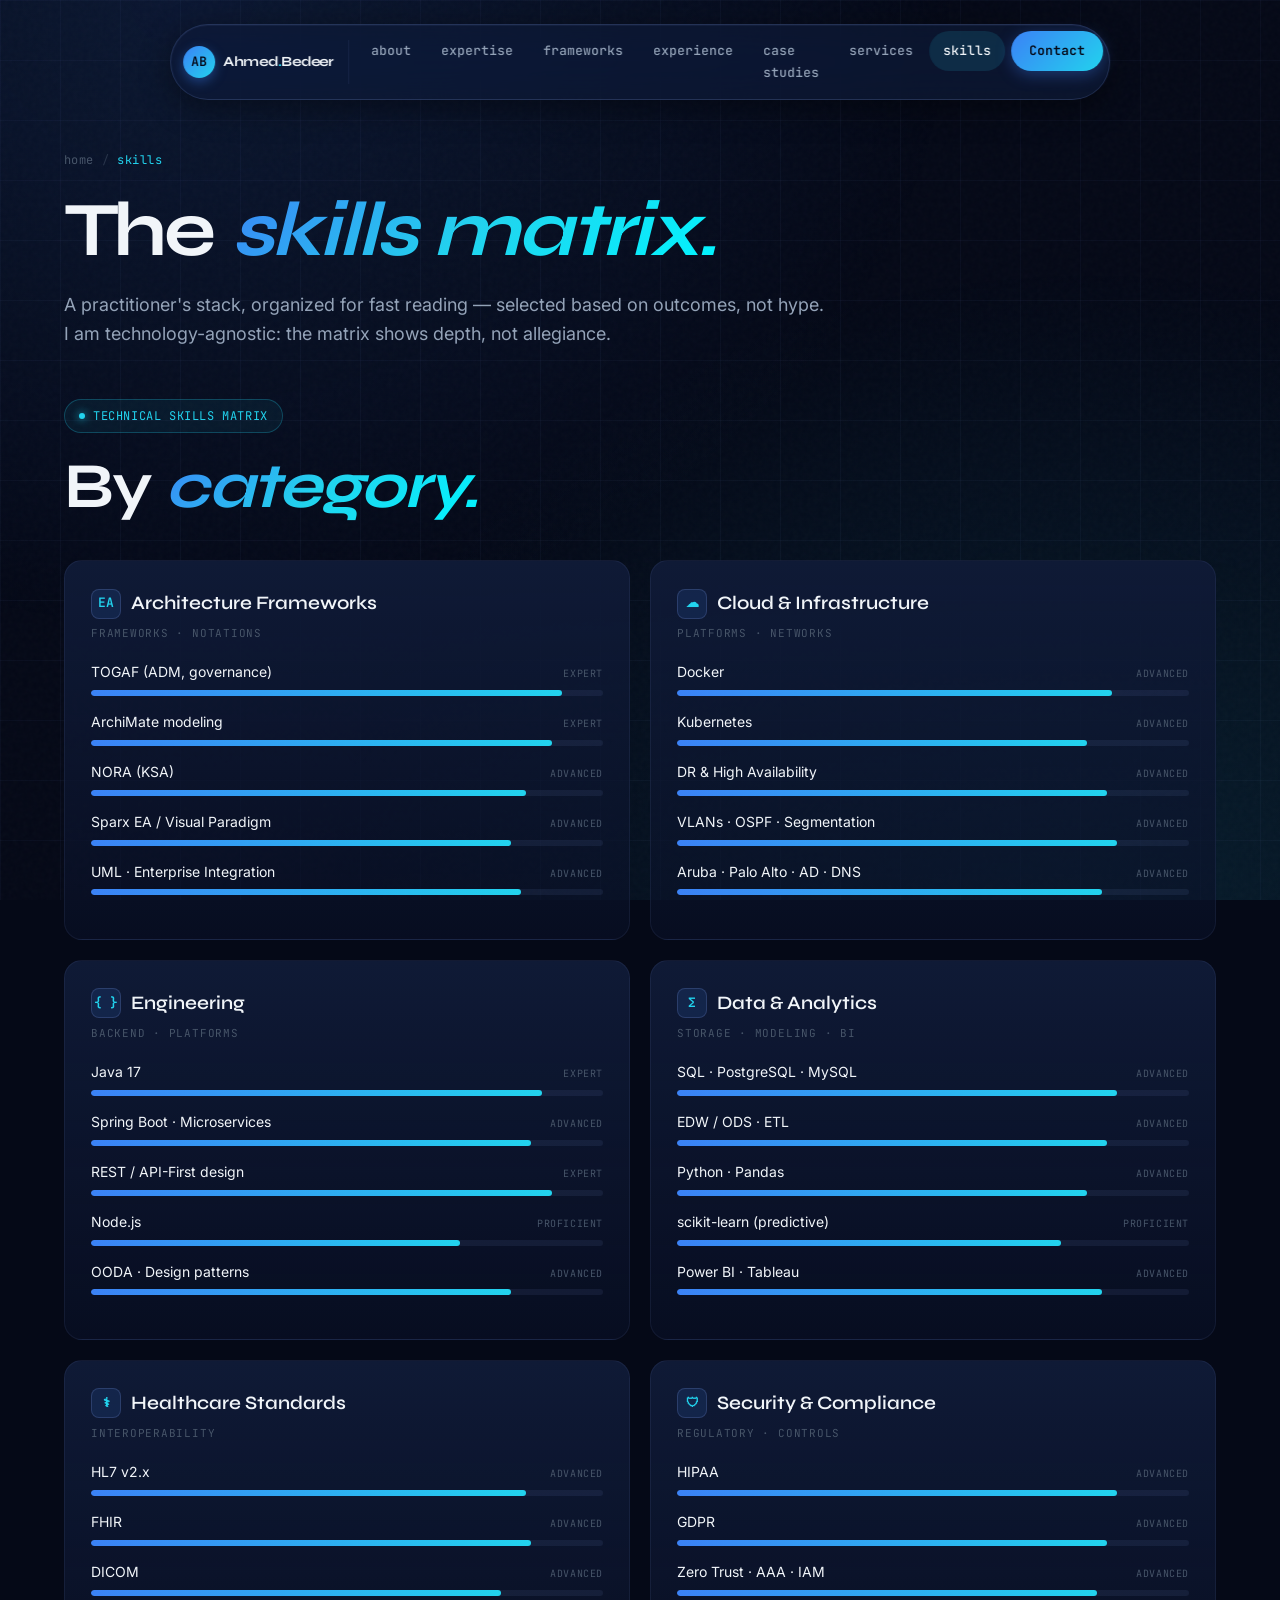
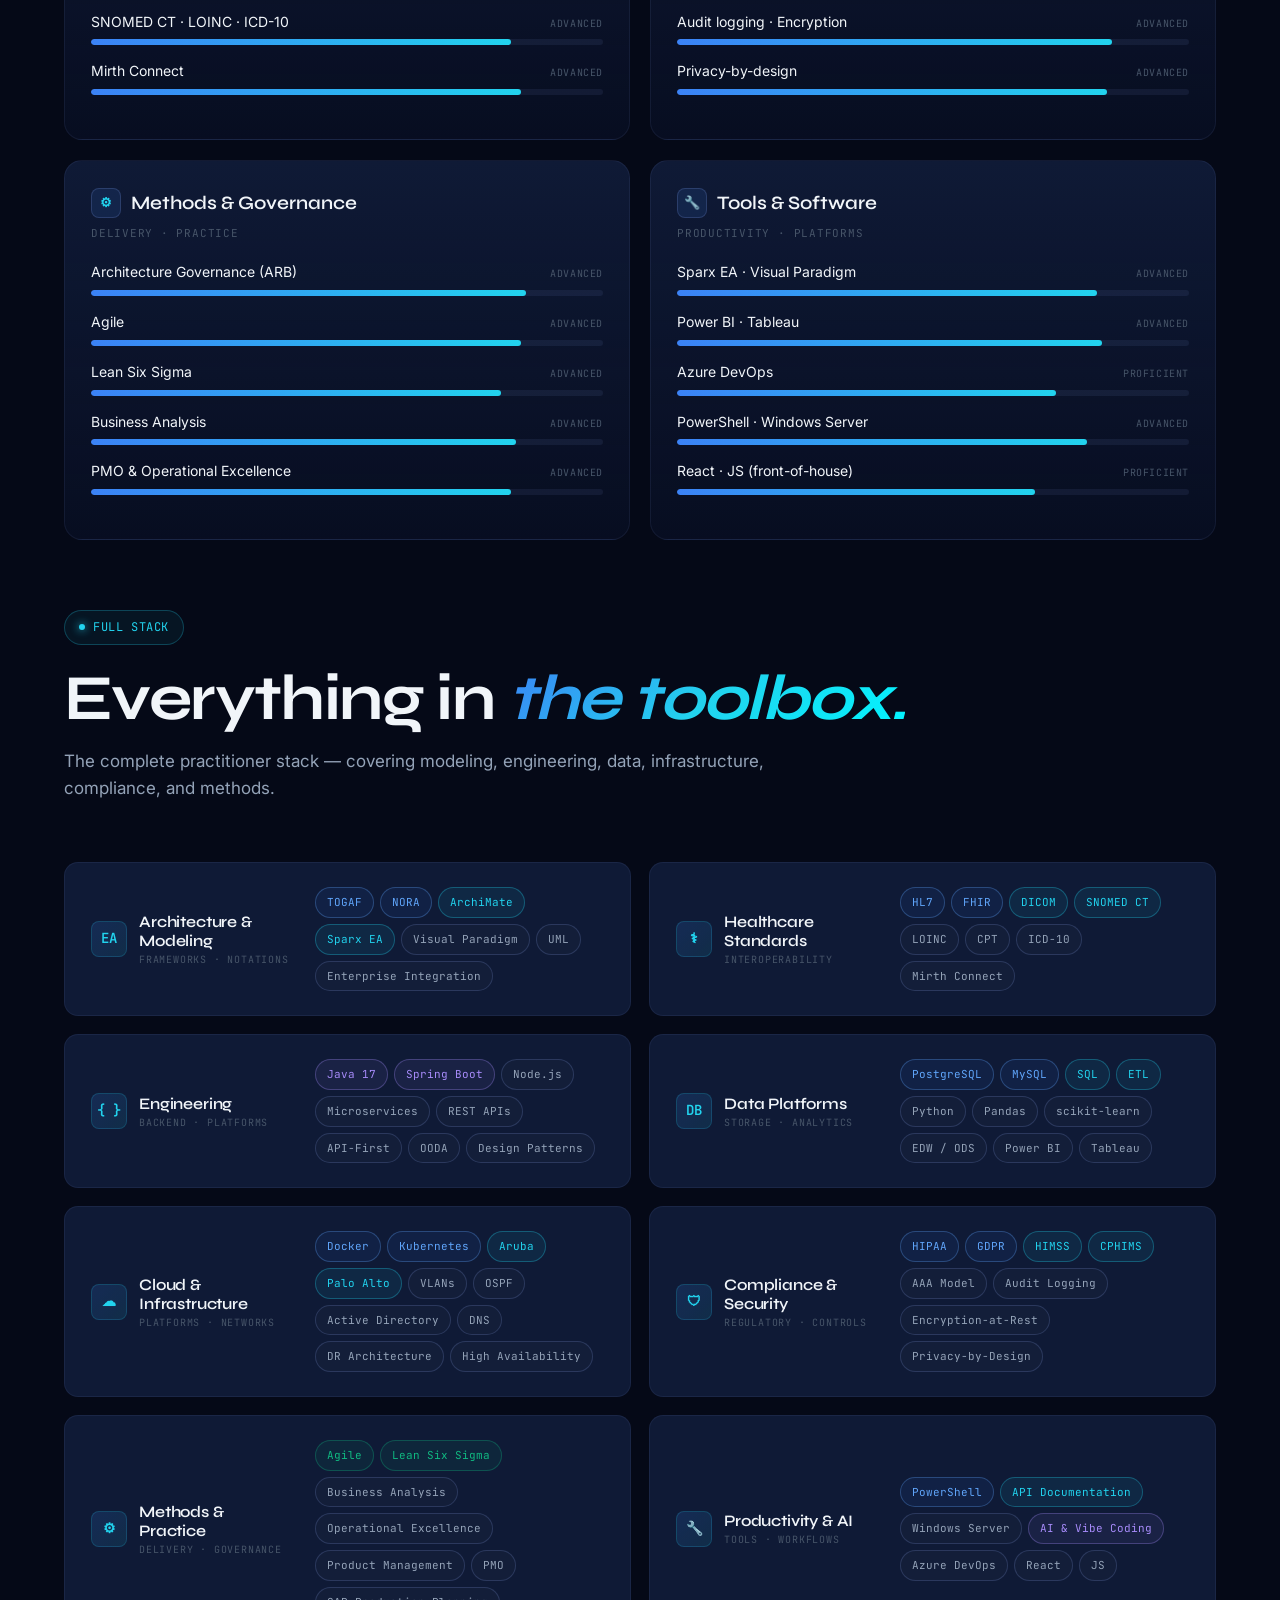
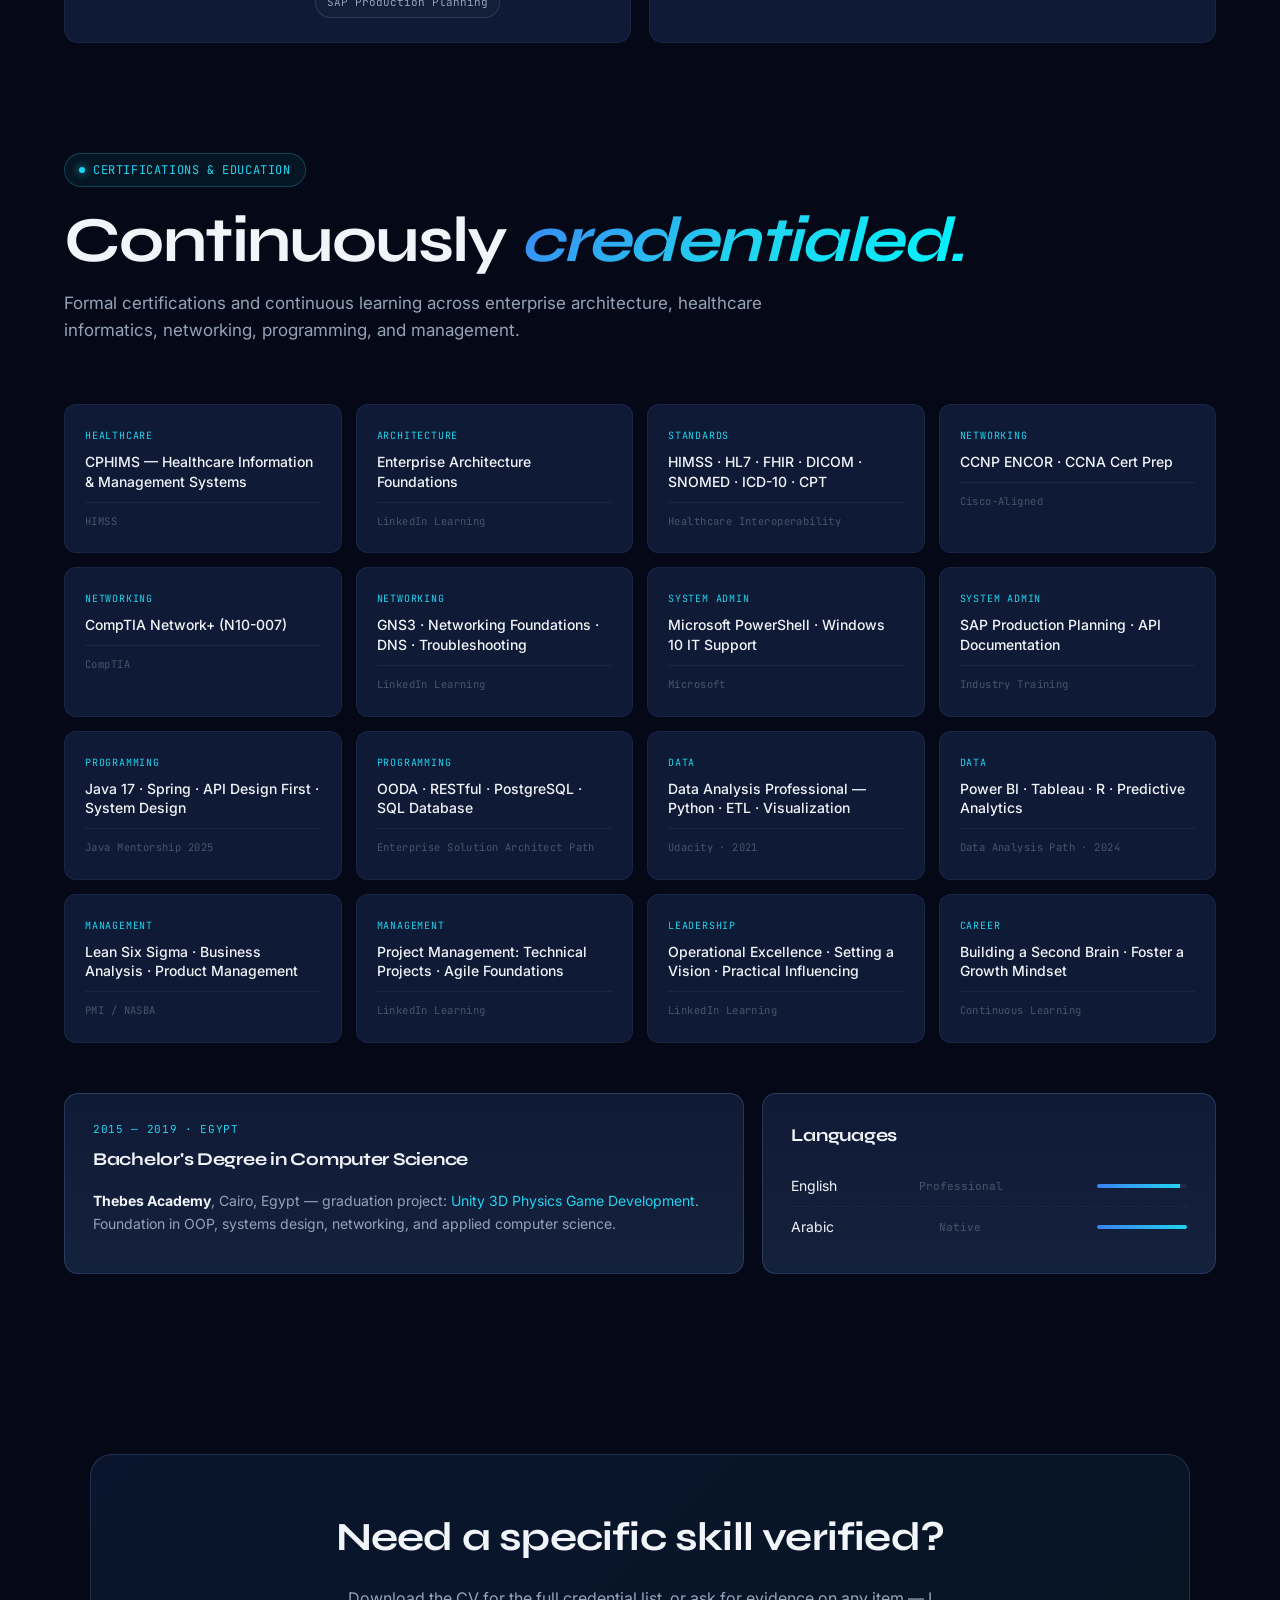
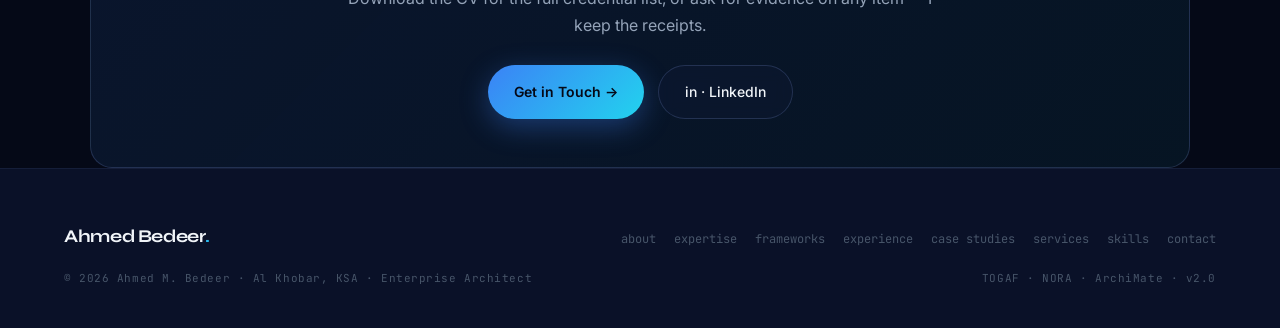
<file: skills.html>
<!DOCTYPE html>
<html lang="en">
<head>
<meta charset="UTF-8" />
<meta name="viewport" content="width=device-width, initial-scale=1.0" />
<title>Skills &amp; Certifications — Ahmed M. Bedeer</title>
<meta name="description" content="Technical skills matrix across architecture frameworks, cloud platforms, engineering, data, healthcare standards, security, methods, and tools — plus certifications and education." />
<link rel="preconnect" href="https://fonts.googleapis.com" />
<link rel="preconnect" href="https://fonts.gstatic.com" crossorigin />
<link href="https://fonts.googleapis.com/css2?family=Syne:wght@400;500;600;700;800&family=Inter:wght@300;400;500;600;700&family=JetBrains+Mono:wght@400;500;600&display=swap" rel="stylesheet" />
<link rel="stylesheet" href="assets/styles.css" />
</head>
<body>

<nav>
  <a href="index.html" class="nav-logo">
    <span class="nav-avatar">AB</span>
    <span class="nav-logo-text">Ahmed<span>.</span>Bedeer</span>
  </a>
  <ul class="nav-links">
    <li><a href="about.html">about</a></li>
    <li><a href="expertise.html">expertise</a></li>
    <li><a href="frameworks.html">frameworks</a></li>
    <li><a href="experience.html">experience</a></li>
    <li><a href="case-studies.html">case studies</a></li>
    <li><a href="services.html">services</a></li>
    <li><a href="skills.html" class="active">skills</a></li>
    <li><a href="contact.html" class="nav-cta">Contact</a></li>
  </ul>
  <button class="nav-toggle" aria-label="Open menu" aria-expanded="false"><span></span></button>
</nav>

<div class="mobile-drawer">
  <a href="about.html">About</a>
  <a href="expertise.html">Expertise</a>
  <a href="frameworks.html">Frameworks</a>
  <a href="experience.html">Experience</a>
  <a href="case-studies.html">Case Studies</a>
  <a href="services.html">Services</a>
  <a href="skills.html" class="active">Skills</a>
  <a href="contact.html" class="drawer-cta">Contact →</a>
</div>

<div class="page-hero">
  <div class="breadcrumb"><a href="index.html">home</a><span class="sep">/</span><span class="here">skills</span></div>
  <h1>The <em>skills matrix.</em></h1>
  <p class="lead">A practitioner's stack, organized for fast reading — selected based on outcomes, not hype. I am technology-agnostic: the matrix shows depth, not allegiance.</p>
</div>

<section class="page-section" style="padding-top:50px;">
  <div class="inner">
    <span class="section-tag">Technical Skills Matrix</span>
    <h2 style="margin-bottom:40px;">By <em>category.</em></h2>
    <div class="matrix">
      <div class="matrix-group reveal">
        <h3><span class="mg-icon">EA</span>Architecture Frameworks</h3>
        <div class="mg-sub">frameworks · notations</div>
        <div class="skill-row">
          <div class="sr-top"><span class="sr-name">TOGAF (ADM, governance)</span><span class="sr-level">Expert</span></div>
          <div class="skill-bar"><i data-w="92%"></i></div>
        </div><div class="skill-row">
          <div class="sr-top"><span class="sr-name">ArchiMate modeling</span><span class="sr-level">Expert</span></div>
          <div class="skill-bar"><i data-w="90%"></i></div>
        </div><div class="skill-row">
          <div class="sr-top"><span class="sr-name">NORA (KSA)</span><span class="sr-level">Advanced</span></div>
          <div class="skill-bar"><i data-w="85%"></i></div>
        </div><div class="skill-row">
          <div class="sr-top"><span class="sr-name">Sparx EA / Visual Paradigm</span><span class="sr-level">Advanced</span></div>
          <div class="skill-bar"><i data-w="82%"></i></div>
        </div><div class="skill-row">
          <div class="sr-top"><span class="sr-name">UML · Enterprise Integration</span><span class="sr-level">Advanced</span></div>
          <div class="skill-bar"><i data-w="84%"></i></div>
        </div>
      </div>
      <div class="matrix-group reveal">
        <h3><span class="mg-icon">☁</span>Cloud &amp; Infrastructure</h3>
        <div class="mg-sub">platforms · networks</div>
        <div class="skill-row">
          <div class="sr-top"><span class="sr-name">Docker</span><span class="sr-level">Advanced</span></div>
          <div class="skill-bar"><i data-w="85%"></i></div>
        </div><div class="skill-row">
          <div class="sr-top"><span class="sr-name">Kubernetes</span><span class="sr-level">Advanced</span></div>
          <div class="skill-bar"><i data-w="80%"></i></div>
        </div><div class="skill-row">
          <div class="sr-top"><span class="sr-name">DR &amp; High Availability</span><span class="sr-level">Advanced</span></div>
          <div class="skill-bar"><i data-w="84%"></i></div>
        </div><div class="skill-row">
          <div class="sr-top"><span class="sr-name">VLANs · OSPF · Segmentation</span><span class="sr-level">Advanced</span></div>
          <div class="skill-bar"><i data-w="86%"></i></div>
        </div><div class="skill-row">
          <div class="sr-top"><span class="sr-name">Aruba · Palo Alto · AD · DNS</span><span class="sr-level">Advanced</span></div>
          <div class="skill-bar"><i data-w="83%"></i></div>
        </div>
      </div>
      <div class="matrix-group reveal">
        <h3><span class="mg-icon">{ }</span>Engineering</h3>
        <div class="mg-sub">backend · platforms</div>
        <div class="skill-row">
          <div class="sr-top"><span class="sr-name">Java 17</span><span class="sr-level">Expert</span></div>
          <div class="skill-bar"><i data-w="88%"></i></div>
        </div><div class="skill-row">
          <div class="sr-top"><span class="sr-name">Spring Boot · Microservices</span><span class="sr-level">Advanced</span></div>
          <div class="skill-bar"><i data-w="86%"></i></div>
        </div><div class="skill-row">
          <div class="sr-top"><span class="sr-name">REST / API-First design</span><span class="sr-level">Expert</span></div>
          <div class="skill-bar"><i data-w="90%"></i></div>
        </div><div class="skill-row">
          <div class="sr-top"><span class="sr-name">Node.js</span><span class="sr-level">Proficient</span></div>
          <div class="skill-bar"><i data-w="72%"></i></div>
        </div><div class="skill-row">
          <div class="sr-top"><span class="sr-name">OODA · Design patterns</span><span class="sr-level">Advanced</span></div>
          <div class="skill-bar"><i data-w="82%"></i></div>
        </div>
      </div>
      <div class="matrix-group reveal">
        <h3><span class="mg-icon">Σ</span>Data &amp; Analytics</h3>
        <div class="mg-sub">storage · modeling · BI</div>
        <div class="skill-row">
          <div class="sr-top"><span class="sr-name">SQL · PostgreSQL · MySQL</span><span class="sr-level">Advanced</span></div>
          <div class="skill-bar"><i data-w="86%"></i></div>
        </div><div class="skill-row">
          <div class="sr-top"><span class="sr-name">EDW / ODS · ETL</span><span class="sr-level">Advanced</span></div>
          <div class="skill-bar"><i data-w="84%"></i></div>
        </div><div class="skill-row">
          <div class="sr-top"><span class="sr-name">Python · Pandas</span><span class="sr-level">Advanced</span></div>
          <div class="skill-bar"><i data-w="80%"></i></div>
        </div><div class="skill-row">
          <div class="sr-top"><span class="sr-name">scikit-learn (predictive)</span><span class="sr-level">Proficient</span></div>
          <div class="skill-bar"><i data-w="75%"></i></div>
        </div><div class="skill-row">
          <div class="sr-top"><span class="sr-name">Power BI · Tableau</span><span class="sr-level">Advanced</span></div>
          <div class="skill-bar"><i data-w="83%"></i></div>
        </div>
      </div>
      <div class="matrix-group reveal">
        <h3><span class="mg-icon">⚕</span>Healthcare Standards</h3>
        <div class="mg-sub">interoperability</div>
        <div class="skill-row">
          <div class="sr-top"><span class="sr-name">HL7 v2.x</span><span class="sr-level">Advanced</span></div>
          <div class="skill-bar"><i data-w="85%"></i></div>
        </div><div class="skill-row">
          <div class="sr-top"><span class="sr-name">FHIR</span><span class="sr-level">Advanced</span></div>
          <div class="skill-bar"><i data-w="86%"></i></div>
        </div><div class="skill-row">
          <div class="sr-top"><span class="sr-name">DICOM</span><span class="sr-level">Advanced</span></div>
          <div class="skill-bar"><i data-w="80%"></i></div>
        </div><div class="skill-row">
          <div class="sr-top"><span class="sr-name">SNOMED CT · LOINC · ICD-10</span><span class="sr-level">Advanced</span></div>
          <div class="skill-bar"><i data-w="82%"></i></div>
        </div><div class="skill-row">
          <div class="sr-top"><span class="sr-name">Mirth Connect</span><span class="sr-level">Advanced</span></div>
          <div class="skill-bar"><i data-w="84%"></i></div>
        </div>
      </div>
      <div class="matrix-group reveal">
        <h3><span class="mg-icon">🛡</span>Security &amp; Compliance</h3>
        <div class="mg-sub">regulatory · controls</div>
        <div class="skill-row">
          <div class="sr-top"><span class="sr-name">HIPAA</span><span class="sr-level">Advanced</span></div>
          <div class="skill-bar"><i data-w="86%"></i></div>
        </div><div class="skill-row">
          <div class="sr-top"><span class="sr-name">GDPR</span><span class="sr-level">Advanced</span></div>
          <div class="skill-bar"><i data-w="84%"></i></div>
        </div><div class="skill-row">
          <div class="sr-top"><span class="sr-name">Zero Trust · AAA · IAM</span><span class="sr-level">Advanced</span></div>
          <div class="skill-bar"><i data-w="82%"></i></div>
        </div><div class="skill-row">
          <div class="sr-top"><span class="sr-name">Audit logging · Encryption</span><span class="sr-level">Advanced</span></div>
          <div class="skill-bar"><i data-w="85%"></i></div>
        </div><div class="skill-row">
          <div class="sr-top"><span class="sr-name">Privacy-by-design</span><span class="sr-level">Advanced</span></div>
          <div class="skill-bar"><i data-w="84%"></i></div>
        </div>
      </div>
      <div class="matrix-group reveal">
        <h3><span class="mg-icon">⚙</span>Methods &amp; Governance</h3>
        <div class="mg-sub">delivery · practice</div>
        <div class="skill-row">
          <div class="sr-top"><span class="sr-name">Architecture Governance (ARB)</span><span class="sr-level">Advanced</span></div>
          <div class="skill-bar"><i data-w="85%"></i></div>
        </div><div class="skill-row">
          <div class="sr-top"><span class="sr-name">Agile</span><span class="sr-level">Advanced</span></div>
          <div class="skill-bar"><i data-w="84%"></i></div>
        </div><div class="skill-row">
          <div class="sr-top"><span class="sr-name">Lean Six Sigma</span><span class="sr-level">Advanced</span></div>
          <div class="skill-bar"><i data-w="80%"></i></div>
        </div><div class="skill-row">
          <div class="sr-top"><span class="sr-name">Business Analysis</span><span class="sr-level">Advanced</span></div>
          <div class="skill-bar"><i data-w="83%"></i></div>
        </div><div class="skill-row">
          <div class="sr-top"><span class="sr-name">PMO &amp; Operational Excellence</span><span class="sr-level">Advanced</span></div>
          <div class="skill-bar"><i data-w="82%"></i></div>
        </div>
      </div>
      <div class="matrix-group reveal">
        <h3><span class="mg-icon">🔧</span>Tools &amp; Software</h3>
        <div class="mg-sub">productivity · platforms</div>
        <div class="skill-row">
          <div class="sr-top"><span class="sr-name">Sparx EA · Visual Paradigm</span><span class="sr-level">Advanced</span></div>
          <div class="skill-bar"><i data-w="82%"></i></div>
        </div><div class="skill-row">
          <div class="sr-top"><span class="sr-name">Power BI · Tableau</span><span class="sr-level">Advanced</span></div>
          <div class="skill-bar"><i data-w="83%"></i></div>
        </div><div class="skill-row">
          <div class="sr-top"><span class="sr-name">Azure DevOps</span><span class="sr-level">Proficient</span></div>
          <div class="skill-bar"><i data-w="74%"></i></div>
        </div><div class="skill-row">
          <div class="sr-top"><span class="sr-name">PowerShell · Windows Server</span><span class="sr-level">Advanced</span></div>
          <div class="skill-bar"><i data-w="80%"></i></div>
        </div><div class="skill-row">
          <div class="sr-top"><span class="sr-name">React · JS (front-of-house)</span><span class="sr-level">Proficient</span></div>
          <div class="skill-bar"><i data-w="70%"></i></div>
        </div>
      </div>
    </div>
  </div>
</section>

<section id="stack" style="padding-top:10px;">
  <div class="stack-wrap">
    <span class="section-tag">Full Stack</span>
    <h2>Everything in <em>the toolbox.</em></h2>
    <p class="section-desc">The complete practitioner stack — covering modeling, engineering, data, infrastructure, compliance, and methods.</p>
    <div class="stack-grid">
      <div class="stack-row reveal">
        <div class="stack-label"><div class="stack-icon">EA</div><div class="stack-name">Architecture &amp; Modeling<small>frameworks · notations</small></div></div>
        <div class="stack-items"><span class="tag blue">TOGAF</span><span class="tag blue">NORA</span><span class="tag cyan">ArchiMate</span><span class="tag cyan">Sparx EA</span><span class="tag ">Visual Paradigm</span><span class="tag ">UML</span><span class="tag ">Enterprise Integration</span></div>
      </div>
      <div class="stack-row reveal">
        <div class="stack-label"><div class="stack-icon">⚕</div><div class="stack-name">Healthcare Standards<small>interoperability</small></div></div>
        <div class="stack-items"><span class="tag blue">HL7</span><span class="tag blue">FHIR</span><span class="tag cyan">DICOM</span><span class="tag cyan">SNOMED CT</span><span class="tag ">LOINC</span><span class="tag ">CPT</span><span class="tag ">ICD-10</span><span class="tag ">Mirth Connect</span></div>
      </div>
      <div class="stack-row reveal">
        <div class="stack-label"><div class="stack-icon">{ }</div><div class="stack-name">Engineering<small>backend · platforms</small></div></div>
        <div class="stack-items"><span class="tag purple">Java 17</span><span class="tag purple">Spring Boot</span><span class="tag ">Node.js</span><span class="tag ">Microservices</span><span class="tag ">REST APIs</span><span class="tag ">API-First</span><span class="tag ">OODA</span><span class="tag ">Design Patterns</span></div>
      </div>
      <div class="stack-row reveal">
        <div class="stack-label"><div class="stack-icon">DB</div><div class="stack-name">Data Platforms<small>storage · analytics</small></div></div>
        <div class="stack-items"><span class="tag blue">PostgreSQL</span><span class="tag blue">MySQL</span><span class="tag cyan">SQL</span><span class="tag cyan">ETL</span><span class="tag ">Python</span><span class="tag ">Pandas</span><span class="tag ">scikit-learn</span><span class="tag ">EDW / ODS</span><span class="tag ">Power BI</span><span class="tag ">Tableau</span></div>
      </div>
      <div class="stack-row reveal">
        <div class="stack-label"><div class="stack-icon">☁</div><div class="stack-name">Cloud &amp; Infrastructure<small>platforms · networks</small></div></div>
        <div class="stack-items"><span class="tag blue">Docker</span><span class="tag blue">Kubernetes</span><span class="tag cyan">Aruba</span><span class="tag cyan">Palo Alto</span><span class="tag ">VLANs</span><span class="tag ">OSPF</span><span class="tag ">Active Directory</span><span class="tag ">DNS</span><span class="tag ">DR Architecture</span><span class="tag ">High Availability</span></div>
      </div>
      <div class="stack-row reveal">
        <div class="stack-label"><div class="stack-icon">🛡</div><div class="stack-name">Compliance &amp; Security<small>regulatory · controls</small></div></div>
        <div class="stack-items"><span class="tag blue">HIPAA</span><span class="tag blue">GDPR</span><span class="tag cyan">HIMSS</span><span class="tag cyan">CPHIMS</span><span class="tag ">AAA Model</span><span class="tag ">Audit Logging</span><span class="tag ">Encryption-at-Rest</span><span class="tag ">Privacy-by-Design</span></div>
      </div>
      <div class="stack-row reveal">
        <div class="stack-label"><div class="stack-icon">⚙</div><div class="stack-name">Methods &amp; Practice<small>delivery · governance</small></div></div>
        <div class="stack-items"><span class="tag green">Agile</span><span class="tag green">Lean Six Sigma</span><span class="tag ">Business Analysis</span><span class="tag ">Operational Excellence</span><span class="tag ">Product Management</span><span class="tag ">PMO</span><span class="tag ">SAP Production Planning</span></div>
      </div>
      <div class="stack-row reveal">
        <div class="stack-label"><div class="stack-icon">🔧</div><div class="stack-name">Productivity &amp; AI<small>tools · workflows</small></div></div>
        <div class="stack-items"><span class="tag blue">PowerShell</span><span class="tag cyan">API Documentation</span><span class="tag ">Windows Server</span><span class="tag purple">AI &amp; Vibe Coding</span><span class="tag ">Azure DevOps</span><span class="tag ">React</span><span class="tag ">JS</span></div>
      </div>
    </div>
  </div>
</section>

<section id="certifications" style="padding-top:10px;">
  <div class="cert-wrap">
    <span class="section-tag">Certifications &amp; Education</span>
    <h2>Continuously <em>credentialed.</em></h2>
    <p class="section-desc">Formal certifications and continuous learning across enterprise architecture, healthcare informatics, networking, programming, and management.</p>
    <div class="cert-grid">
      <div class="cert-card reveal"><div class="cert-cat">Healthcare</div><div class="cert-name">CPHIMS — Healthcare Information &amp; Management Systems</div><div class="cert-issuer">HIMSS</div></div>
      <div class="cert-card reveal"><div class="cert-cat">Architecture</div><div class="cert-name">Enterprise Architecture Foundations</div><div class="cert-issuer">LinkedIn Learning</div></div>
      <div class="cert-card reveal"><div class="cert-cat">Standards</div><div class="cert-name">HIMSS · HL7 · FHIR · DICOM · SNOMED · ICD-10 · CPT</div><div class="cert-issuer">Healthcare Interoperability</div></div>
      <div class="cert-card reveal"><div class="cert-cat">Networking</div><div class="cert-name">CCNP ENCOR · CCNA Cert Prep</div><div class="cert-issuer">Cisco-Aligned</div></div>
      <div class="cert-card reveal"><div class="cert-cat">Networking</div><div class="cert-name">CompTIA Network+ (N10-007)</div><div class="cert-issuer">CompTIA</div></div>
      <div class="cert-card reveal"><div class="cert-cat">Networking</div><div class="cert-name">GNS3 · Networking Foundations · DNS · Troubleshooting</div><div class="cert-issuer">LinkedIn Learning</div></div>
      <div class="cert-card reveal"><div class="cert-cat">System Admin</div><div class="cert-name">Microsoft PowerShell · Windows 10 IT Support</div><div class="cert-issuer">Microsoft</div></div>
      <div class="cert-card reveal"><div class="cert-cat">System Admin</div><div class="cert-name">SAP Production Planning · API Documentation</div><div class="cert-issuer">Industry Training</div></div>
      <div class="cert-card reveal"><div class="cert-cat">Programming</div><div class="cert-name">Java 17 · Spring · API Design First · System Design</div><div class="cert-issuer">Java Mentorship 2025</div></div>
      <div class="cert-card reveal"><div class="cert-cat">Programming</div><div class="cert-name">OODA · RESTful · PostgreSQL · SQL Database</div><div class="cert-issuer">Enterprise Solution Architect Path</div></div>
      <div class="cert-card reveal"><div class="cert-cat">Data</div><div class="cert-name">Data Analysis Professional — Python · ETL · Visualization</div><div class="cert-issuer">Udacity · 2021</div></div>
      <div class="cert-card reveal"><div class="cert-cat">Data</div><div class="cert-name">Power BI · Tableau · R · Predictive Analytics</div><div class="cert-issuer">Data Analysis Path · 2024</div></div>
      <div class="cert-card reveal"><div class="cert-cat">Management</div><div class="cert-name">Lean Six Sigma · Business Analysis · Product Management</div><div class="cert-issuer">PMI / NASBA</div></div>
      <div class="cert-card reveal"><div class="cert-cat">Management</div><div class="cert-name">Project Management: Technical Projects · Agile Foundations</div><div class="cert-issuer">LinkedIn Learning</div></div>
      <div class="cert-card reveal"><div class="cert-cat">Leadership</div><div class="cert-name">Operational Excellence · Setting a Vision · Practical Influencing</div><div class="cert-issuer">LinkedIn Learning</div></div>
      <div class="cert-card reveal"><div class="cert-cat">Career</div><div class="cert-name">Building a Second Brain · Foster a Growth Mindset</div><div class="cert-issuer">Continuous Learning</div></div>
    </div>
    <div class="edu-strip">
      <div class="edu-card reveal">
        <div class="edu-meta">2015 — 2019 · Egypt</div>
        <h4>Bachelor's Degree in Computer Science</h4>
        <p><strong style="color:var(--ink);">Thebes Academy</strong>, Cairo, Egypt — graduation project: <em style="color:var(--cyan);font-style:normal;">Unity 3D Physics Game Development</em>. Foundation in OOP, systems design, networking, and applied computer science.</p>
      </div>
      <div class="lang-card reveal">
        <h4 style="margin-bottom:16px;">Languages</h4>
        <div class="lang-row"><span style="color:var(--ink);">English</span><span style="color:var(--ink-3);font-family:var(--mono);font-size:11px;">Professional</span><div class="lang-bar"><i style="width:92%;"></i></div></div>
        <div class="lang-row"><span style="color:var(--ink);">Arabic</span><span style="color:var(--ink-3);font-family:var(--mono);font-size:11px;">Native</span><div class="lang-bar"><i style="width:100%;"></i></div></div>
      </div>
    </div>
  </div>
</section>

<div class="cta-strip reveal">
  <h2>Need a specific skill verified?</h2>
  <p>Download the CV for the full credential list, or ask for evidence on any item — I keep the receipts.</p>
  <div class="row">
    <a href="contact.html" class="btn-primary">Get in Touch →</a>
    <a href="https://www.linkedin.com/in/ahmed-bedeer" target="_blank" rel="noopener" class="btn-ghost">in · LinkedIn</a>
  </div>
</div>

<footer>
  <div class="footer-logo">Ahmed Bedeer<span>.</span></div>
  <div class="footer-nav">
    <a href="about.html">about</a>
    <a href="expertise.html">expertise</a>
    <a href="frameworks.html">frameworks</a>
    <a href="experience.html">experience</a>
    <a href="case-studies.html">case studies</a>
    <a href="services.html">services</a>
    <a href="skills.html">skills</a>
    <a href="contact.html">contact</a>
  </div>
  <p>© 2026 Ahmed M. Bedeer · Al Khobar, KSA · Enterprise Architect</p>
  <p>TOGAF · NORA · ArchiMate · v2.0</p>
</footer>

<script src="assets/main.js"></script>
</body>
</html>
</file>
<file: assets/styles.css>
:root {
    --bg: #050917;
    --bg-2: #0A1128;
    --surface: #0F1A36;
    --surface-2: #14213D;
    --surface-3: #182B52;
    --line: rgba(148, 175, 255, 0.08);
    --line-strong: rgba(148, 175, 255, 0.18);
    --ink: #F1F5F9;
    --ink-2: #94A3B8;
    --ink-3: #475569;
    --blue: #3B82F6;
    --blue-light: #60A5FA;
    --cyan: #22D3EE;
    --electric: #00F5FF;
    --purple: #A78BFA;
    --indigo: #6366F1;
    --green: #10B981;
    --red: #F43F5E;
    --amber: #FBBF24;
    --orange: #FB923C;
    --display: 'Syne', sans-serif;
    --sans: 'Inter', -apple-system, sans-serif;
    --mono: 'JetBrains Mono', 'SF Mono', monospace;
  }

  * { margin: 0; padding: 0; box-sizing: border-box; }
  html { scroll-behavior: smooth; }
  body {
    background: var(--bg);
    color: var(--ink);
    font-family: var(--sans);
    font-size: 16px;
    line-height: 1.7;
    overflow-x: hidden;
    -webkit-font-smoothing: antialiased;
    -moz-osx-font-smoothing: grayscale;
  }

  /* Background mesh: subtle grid + blue gradient washes */
  body::before {
    content: '';
    position: fixed;
    inset: 0;
    pointer-events: none;
    z-index: 0;
    background-image:
      radial-gradient(ellipse at 15% 0%, rgba(59, 130, 246, 0.12), transparent 50%),
      radial-gradient(ellipse at 85% 100%, rgba(34, 211, 238, 0.10), transparent 50%),
      linear-gradient(rgba(148, 175, 255, 0.04) 1px, transparent 1px),
      linear-gradient(90deg, rgba(148, 175, 255, 0.04) 1px, transparent 1px);
    background-size: 100% 100%, 100% 100%, 60px 60px, 60px 60px;
  }

  /* Noise overlay for texture */
  body::after {
    content: '';
    position: fixed;
    inset: 0;
    pointer-events: none;
    z-index: 1;
    opacity: 0.025;
    background-image: url("data:image/svg+xml,%3Csvg viewBox='0 0 200 200' xmlns='http://www.w3.org/2000/svg'%3E%3Cfilter id='n'%3E%3CfeTurbulence type='fractalNoise' baseFrequency='0.9' numOctaves='3' stitchTiles='stitch'/%3E%3C/filter%3E%3Crect width='100%25' height='100%25' filter='url(%23n)'/%3E%3C/svg%3E");
  }

  ::selection { background: var(--blue); color: var(--bg); }

  a { color: inherit; text-decoration: none; }
  img { max-width: 100%; display: block; }

  /* ── NAV ── */
  nav {
    position: fixed;
    top: 24px;
    left: 50%;
    transform: translateX(-50%);
    z-index: 100;
    display: inline-flex;
    align-items: center;
    gap: 4px;
    padding: 6px;
    background: rgba(15, 26, 54, 0.7);
    backdrop-filter: blur(20px) saturate(160%);
    -webkit-backdrop-filter: blur(20px) saturate(160%);
    border: 1px solid var(--line-strong);
    border-radius: 999px;
    box-shadow: 0 8px 32px rgba(0, 0, 0, 0.4), inset 0 1px 0 rgba(148, 175, 255, 0.06);
  }
  .nav-logo {
    display: inline-flex;
    align-items: center;
    gap: 8px;
    padding: 6px 14px 6px 6px;
    border-right: 1px solid var(--line);
    margin-right: 4px;
  }
  .nav-avatar {
    width: 32px;
    height: 32px;
    border-radius: 50%;
    background: linear-gradient(135deg, var(--blue), var(--cyan));
    display: flex;
    align-items: center;
    justify-content: center;
    font-family: var(--mono);
    font-weight: 600;
    color: var(--bg);
    font-size: 13px;
    box-shadow: 0 4px 12px rgba(59, 130, 246, 0.4);
  }
  .nav-logo-text {
    font-family: var(--display);
    font-weight: 700;
    font-size: 14px;
    letter-spacing: -0.02em;
  }
  .nav-logo-text span { color: var(--cyan); }
  .nav-links { display: inline-flex; gap: 2px; list-style: none; }
  .nav-links a {
    display: inline-flex;
    align-items: center;
    padding: 9px 14px;
    border-radius: 999px;
    color: var(--ink-2);
    font-size: 13px;
    font-weight: 500;
    transition: background 0.25s, color 0.25s;
    font-family: var(--mono);
  }
  .nav-links a:hover { background: rgba(59, 130, 246, 0.1); color: var(--ink); }
  .nav-cta {
    margin-left: 4px;
    background: linear-gradient(135deg, var(--blue), var(--cyan)) !important;
    color: var(--bg) !important;
    font-weight: 600 !important;
    padding: 9px 18px !important;
    box-shadow: 0 4px 16px rgba(59, 130, 246, 0.35);
    transition: transform 0.25s, box-shadow 0.25s !important;
  }
  .nav-cta:hover {
    transform: translateY(-1px);
    box-shadow: 0 6px 20px rgba(59, 130, 246, 0.55);
  }
  @media (max-width: 1100px) {
    .nav-logo-text { display: none; }
    .nav-logo { padding: 6px; border-right: none; margin-right: 0; }
    .nav-links a { padding: 9px 10px; font-size: 12px; }
  }
  @media (max-width: 760px) {
    .nav-links li:nth-child(n+5) { display: none; }
  }
  @media (max-width: 540px) {
    .nav-links li:nth-child(n+4) { display: none; }
  }

  /* ── SECTION COMMONS ── */
  section { padding: 120px 5% 100px; position: relative; z-index: 2; }
  @media (max-width: 768px) { section { padding: 80px 5% 60px; } }

  .section-tag {
    display: inline-flex;
    align-items: center;
    gap: 8px;
    font-family: var(--mono);
    font-size: 12px;
    color: var(--cyan);
    letter-spacing: 0.05em;
    text-transform: uppercase;
    margin-bottom: 20px;
    padding: 6px 14px;
    border: 1px solid rgba(34, 211, 238, 0.25);
    border-radius: 100px;
    background: rgba(34, 211, 238, 0.06);
  }
  .section-tag::before {
    content: '';
    width: 6px; height: 6px;
    background: var(--cyan);
    border-radius: 50%;
    box-shadow: 0 0 8px var(--cyan);
  }
  section h2 {
    font-family: var(--display);
    font-weight: 700;
    font-size: clamp(36px, 5vw, 64px);
    line-height: 1.05;
    letter-spacing: -0.025em;
    margin-bottom: 16px;
  }
  section h2 em {
    font-style: italic;
    background: linear-gradient(135deg, var(--blue), var(--cyan), var(--electric));
    -webkit-background-clip: text;
    background-clip: text;
    -webkit-text-fill-color: transparent;
  }
  .section-desc {
    font-size: 17px;
    color: var(--ink-2);
    max-width: 720px;
    margin-bottom: 60px;
    line-height: 1.6;
  }

  /* ── HERO ── */
  #hero {
    min-height: 100vh;
    padding: 140px 5% 80px;
    display: flex;
    flex-direction: column;
    justify-content: center;
    position: relative;
  }
  .hero-bg-blob {
    position: absolute;
    border-radius: 50%;
    filter: blur(80px);
    pointer-events: none;
    z-index: 0;
  }
  .blob-1 {
    top: 5%; left: -10%;
    width: 50vw; height: 50vw;
    background: radial-gradient(circle, rgba(59, 130, 246, 0.25), transparent 70%);
  }
  .blob-2 {
    bottom: 0; right: -10%;
    width: 50vw; height: 50vw;
    background: radial-gradient(circle, rgba(34, 211, 238, 0.18), transparent 70%);
  }
  .hero-grid {
    display: grid;
    grid-template-columns: 1.3fr 1fr;
    gap: 80px;
    align-items: center;
    position: relative;
    z-index: 2;
    max-width: 1400px;
    margin: 0 auto;
    width: 100%;
  }
  @media (max-width: 1024px) { .hero-grid { grid-template-columns: 1fr; gap: 60px; } }

  .hero-badge {
    display: inline-flex;
    align-items: center;
    gap: 10px;
    padding: 8px 16px;
    border: 1px solid var(--line-strong);
    background: rgba(15, 26, 54, 0.5);
    border-radius: 100px;
    font-family: var(--mono);
    font-size: 12px;
    color: var(--ink-2);
    letter-spacing: 0.02em;
    margin-bottom: 32px;
    backdrop-filter: blur(8px);
  }
  .hero-badge::before {
    content: '';
    width: 8px; height: 8px;
    background: var(--green);
    border-radius: 50%;
    box-shadow: 0 0 12px var(--green);
    animation: pulse 2s infinite;
  }
  @keyframes pulse { 0%, 100% { opacity: 1; } 50% { opacity: 0.5; } }

  #hero h1 {
    font-family: var(--display);
    font-weight: 700;
    font-size: clamp(44px, 7.5vw, 96px);
    line-height: 0.95;
    letter-spacing: -0.035em;
    margin-bottom: 32px;
  }
  #hero h1 em {
    font-style: italic;
    background: linear-gradient(135deg, var(--blue), var(--cyan));
    -webkit-background-clip: text;
    background-clip: text;
    -webkit-text-fill-color: transparent;
  }
  .hero-sub {
    font-size: 18px;
    line-height: 1.65;
    color: var(--ink-2);
    max-width: 580px;
    margin-bottom: 44px;
  }
  .hero-sub strong { color: var(--ink); font-weight: 500; }

  .hero-actions { display: flex; gap: 14px; flex-wrap: wrap; margin-bottom: 60px; }
  .btn-primary {
    display: inline-flex;
    align-items: center;
    gap: 10px;
    padding: 14px 26px;
    border-radius: 100px;
    background: linear-gradient(135deg, var(--blue), var(--cyan));
    color: var(--bg);
    font-weight: 600;
    font-size: 14px;
    transition: transform 0.25s, box-shadow 0.25s;
    box-shadow: 0 8px 28px rgba(59, 130, 246, 0.35);
  }
  .btn-primary:hover {
    transform: translateY(-2px);
    box-shadow: 0 12px 36px rgba(59, 130, 246, 0.55);
  }
  .btn-ghost {
    display: inline-flex;
    align-items: center;
    gap: 10px;
    padding: 14px 26px;
    border-radius: 100px;
    color: var(--ink);
    font-weight: 500;
    font-size: 14px;
    border: 1px solid var(--line-strong);
    background: rgba(15, 26, 54, 0.4);
    backdrop-filter: blur(8px);
    transition: border-color 0.25s, background 0.25s;
  }
  .btn-ghost:hover { border-color: var(--cyan); background: rgba(34, 211, 238, 0.08); }

  .hero-stats {
    display: flex;
    gap: 50px;
    flex-wrap: wrap;
    padding-top: 36px;
    border-top: 1px solid var(--line);
  }
  .hero-stat-num {
    font-family: var(--display);
    font-weight: 700;
    font-size: clamp(32px, 4.5vw, 52px);
    line-height: 1;
    letter-spacing: -0.03em;
    background: linear-gradient(135deg, var(--blue-light), var(--cyan));
    -webkit-background-clip: text;
    background-clip: text;
    -webkit-text-fill-color: transparent;
    margin-bottom: 6px;
  }
  .hero-stat-num span { color: var(--electric); -webkit-text-fill-color: var(--electric); }
  .hero-stat-label {
    font-family: var(--mono);
    font-size: 11px;
    text-transform: uppercase;
    letter-spacing: 0.08em;
    color: var(--ink-3);
  }

  /* Code window in hero */
  .code-window {
    background: linear-gradient(180deg, rgba(15, 26, 54, 0.95), rgba(10, 17, 40, 0.95));
    border: 1px solid var(--line-strong);
    border-radius: 14px;
    overflow: hidden;
    box-shadow: 0 20px 60px rgba(0, 0, 0, 0.5), 0 0 0 1px rgba(59, 130, 246, 0.15), 0 0 80px rgba(59, 130, 246, 0.1);
    backdrop-filter: blur(12px);
    transform: rotate(-1deg);
    transition: transform 0.5s ease;
  }
  .code-window:hover { transform: rotate(0deg) translateY(-4px); }
  .code-header {
    display: flex;
    align-items: center;
    gap: 8px;
    padding: 14px 18px;
    border-bottom: 1px solid var(--line);
    background: rgba(5, 9, 23, 0.5);
  }
  .code-dots { display: flex; gap: 6px; }
  .code-dots span { width: 11px; height: 11px; border-radius: 50%; }
  .code-dots span:nth-child(1) { background: #FF5F57; }
  .code-dots span:nth-child(2) { background: #FFBD2E; }
  .code-dots span:nth-child(3) { background: #28C840; }
  .code-filename {
    margin-left: 10px;
    font-family: var(--mono);
    font-size: 12px;
    color: var(--ink-3);
  }
  .code-filename .ext { color: var(--cyan); }
  .code-body {
    padding: 22px 24px;
    font-family: var(--mono);
    font-size: 13px;
    line-height: 1.85;
  }
  .code-comment { color: #64748B; }
  .code-keyword { color: var(--purple); }
  .code-fn { color: var(--cyan); }
  .code-string { color: var(--green); }
  .code-num { color: var(--amber); }
  .code-var { color: var(--blue-light); }
  .code-tag { color: var(--red); }
  .code-attr { color: var(--amber); }
  .code-prompt { color: var(--ink-3); user-select: none; margin-right: 10px; }

  /* ── ABOUT ── */
  .about-grid {
    display: grid;
    grid-template-columns: 1fr 1.6fr;
    gap: 80px;
    align-items: start;
    max-width: 1300px;
    margin: 0 auto;
  }
  @media (max-width: 1024px) { .about-grid { grid-template-columns: 1fr; gap: 50px; } }

  .about-card {
    background: linear-gradient(180deg, var(--surface), var(--surface-2));
    border: 1px solid var(--line-strong);
    border-radius: 18px;
    padding: 40px 32px;
    text-align: center;
    position: relative;
    overflow: hidden;
  }
  .about-card::before {
    content: '';
    position: absolute;
    inset: 0;
    background: radial-gradient(circle at 50% 0%, rgba(59, 130, 246, 0.25), transparent 60%);
    pointer-events: none;
  }
  .about-avatar {
    width: 110px;
    height: 110px;
    margin: 0 auto 24px;
    border-radius: 50%;
    background: linear-gradient(135deg, var(--blue), var(--cyan));
    display: flex;
    align-items: center;
    justify-content: center;
    font-family: var(--display);
    font-weight: 700;
    font-size: 38px;
    color: var(--bg);
    box-shadow: 0 12px 32px rgba(59, 130, 246, 0.45);
    position: relative;
    letter-spacing: -0.02em;
  }
  .about-card-name {
    font-family: var(--display);
    font-weight: 700;
    font-size: 22px;
    line-height: 1.2;
    letter-spacing: -0.02em;
    margin-bottom: 8px;
    position: relative;
  }
  .about-card-role {
    font-family: var(--mono);
    font-size: 12px;
    color: var(--cyan);
    margin-bottom: 24px;
    letter-spacing: 0.02em;
    position: relative;
  }
  .about-card-tags {
    display: flex;
    gap: 8px;
    flex-wrap: wrap;
    justify-content: center;
    position: relative;
  }
  .tag {
    font-family: var(--mono);
    font-size: 11px;
    padding: 6px 12px;
    border: 1px solid var(--line-strong);
    border-radius: 100px;
    color: var(--ink-2);
    background: rgba(255, 255, 255, 0.02);
  }
  .tag.blue { color: var(--blue-light); border-color: rgba(96, 165, 250, 0.3); background: rgba(59, 130, 246, 0.08); }
  .tag.cyan { color: var(--cyan); border-color: rgba(34, 211, 238, 0.3); background: rgba(34, 211, 238, 0.08); }
  .tag.purple { color: var(--purple); border-color: rgba(167, 139, 250, 0.3); background: rgba(167, 139, 250, 0.08); }
  .tag.green { color: var(--green); border-color: rgba(16, 185, 129, 0.3); background: rgba(16, 185, 129, 0.08); }

  .about-text p {
    color: var(--ink-2);
    margin-bottom: 20px;
    font-size: 16px;
    line-height: 1.75;
  }
  .about-text p strong { color: var(--ink); font-weight: 500; }
  .about-text p em { color: var(--cyan); font-style: normal; font-weight: 500; }

  .about-meta {
    margin-top: 28px;
    padding-top: 24px;
    border-top: 1px solid var(--line);
    display: grid;
    grid-template-columns: repeat(2, 1fr);
    gap: 18px 24px;
  }
  .meta-item .meta-label {
    font-family: var(--mono);
    font-size: 10px;
    text-transform: uppercase;
    letter-spacing: 0.1em;
    color: var(--ink-3);
    margin-bottom: 4px;
  }
  .meta-item .meta-value {
    font-size: 14px;
    color: var(--ink);
    font-weight: 500;
  }

  /* ── EXPERTISE ── */
  .expertise-grid {
    display: grid;
    grid-template-columns: repeat(3, 1fr);
    gap: 20px;
    max-width: 1300px;
    margin: 0 auto;
  }
  @media (max-width: 900px) { .expertise-grid { grid-template-columns: 1fr 1fr; } }
  @media (max-width: 600px) { .expertise-grid { grid-template-columns: 1fr; } }

  .expertise-card {
    background: var(--surface);
    border: 1px solid var(--line);
    border-radius: 14px;
    padding: 28px;
    transition: transform 0.3s, border-color 0.3s, background 0.3s;
    position: relative;
    overflow: hidden;
  }
  .expertise-card::before {
    content: '';
    position: absolute;
    top: 0; left: 0; right: 0;
    height: 1px;
    background: linear-gradient(90deg, transparent, var(--cyan), transparent);
    opacity: 0;
    transition: opacity 0.4s;
  }
  .expertise-card:hover {
    transform: translateY(-4px);
    border-color: var(--line-strong);
    background: var(--surface-2);
  }
  .expertise-card:hover::before { opacity: 1; }
  .expertise-icon {
    width: 44px;
    height: 44px;
    border-radius: 10px;
    background: linear-gradient(135deg, rgba(59, 130, 246, 0.18), rgba(34, 211, 238, 0.12));
    border: 1px solid rgba(34, 211, 238, 0.2);
    display: flex;
    align-items: center;
    justify-content: center;
    margin-bottom: 18px;
    font-family: var(--mono);
    font-weight: 600;
    font-size: 18px;
    color: var(--cyan);
  }
  .expertise-card h3 {
    font-family: var(--display);
    font-weight: 600;
    font-size: 19px;
    line-height: 1.3;
    letter-spacing: -0.02em;
    margin-bottom: 10px;
  }
  .expertise-card p {
    font-size: 14px;
    color: var(--ink-2);
    line-height: 1.65;
    margin-bottom: 18px;
  }
  .expertise-card .tools {
    font-family: var(--mono);
    font-size: 11px;
    color: var(--ink-3);
    padding-top: 14px;
    border-top: 1px solid var(--line);
  }
  .expertise-card .tools span { color: var(--cyan); margin-right: 6px; }

  /* ── FRAMEWORKS ── */
  #frameworks {
    background: linear-gradient(180deg, transparent, rgba(34, 211, 238, 0.03), transparent);
  }
  .frameworks-wrap { max-width: 1300px; margin: 0 auto; }
  .frameworks-grid {
    display: grid;
    grid-template-columns: repeat(3, 1fr);
    gap: 24px;
    margin-top: 16px;
  }
  @media (max-width: 900px) { .frameworks-grid { grid-template-columns: 1fr; } }

  .framework-card {
    position: relative;
    background: linear-gradient(180deg, var(--surface), var(--surface-2));
    border: 1px solid var(--line-strong);
    border-radius: 18px;
    padding: 36px 30px;
    overflow: hidden;
    transition: transform 0.35s, border-color 0.35s;
  }
  .framework-card:hover { transform: translateY(-6px); border-color: var(--cyan); }
  .framework-card::after {
    content: '';
    position: absolute;
    inset: 0;
    background: radial-gradient(circle at 100% 0%, rgba(34, 211, 238, 0.10), transparent 60%);
    pointer-events: none;
  }
  .framework-mono {
    font-family: var(--mono);
    font-size: 10px;
    letter-spacing: 0.12em;
    color: var(--ink-3);
    text-transform: uppercase;
    margin-bottom: 14px;
  }
  .framework-name {
    font-family: var(--display);
    font-weight: 700;
    font-size: 36px;
    line-height: 1.05;
    letter-spacing: -0.025em;
    margin-bottom: 14px;
    background: linear-gradient(135deg, var(--blue-light), var(--cyan));
    -webkit-background-clip: text;
    background-clip: text;
    -webkit-text-fill-color: transparent;
  }
  .framework-card.purple .framework-name {
    background: linear-gradient(135deg, var(--purple), var(--electric));
    -webkit-background-clip: text;
    background-clip: text;
    -webkit-text-fill-color: transparent;
  }
  .framework-card.amber .framework-name {
    background: linear-gradient(135deg, var(--amber), var(--orange));
    -webkit-background-clip: text;
    background-clip: text;
    -webkit-text-fill-color: transparent;
  }
  .framework-tagline {
    font-size: 14px;
    color: var(--ink);
    font-weight: 500;
    margin-bottom: 18px;
    line-height: 1.5;
  }
  .framework-desc {
    font-size: 14px;
    color: var(--ink-2);
    line-height: 1.7;
    margin-bottom: 22px;
    position: relative;
  }
  .framework-list {
    list-style: none;
    border-top: 1px solid var(--line);
    padding-top: 18px;
    position: relative;
  }
  .framework-list li {
    font-family: var(--mono);
    font-size: 12px;
    color: var(--ink-2);
    padding: 5px 0;
    display: flex;
    align-items: center;
    gap: 10px;
  }
  .framework-list li::before {
    content: '▸';
    color: var(--cyan);
    font-size: 10px;
  }

  /* ── EXPERIENCE TIMELINE ── */
  .experience-wrap { max-width: 1100px; margin: 0 auto; position: relative; }
  .timeline { position: relative; padding-left: 40px; }
  .timeline::before {
    content: '';
    position: absolute;
    left: 14px; top: 8px; bottom: 8px;
    width: 2px;
    background: linear-gradient(180deg, var(--cyan), var(--blue), transparent);
    opacity: 0.4;
  }
  .timeline-item {
    position: relative;
    padding-bottom: 44px;
  }
  .timeline-item:last-child { padding-bottom: 0; }
  .timeline-dot {
    position: absolute;
    left: -34px;
    top: 6px;
    width: 18px; height: 18px;
    border-radius: 50%;
    background: var(--bg);
    border: 2px solid var(--cyan);
    box-shadow: 0 0 0 4px rgba(34, 211, 238, 0.12), 0 0 20px rgba(34, 211, 238, 0.4);
  }
  .timeline-dot.current { background: var(--cyan); animation: pulse 2.4s infinite; }
  .timeline-meta {
    font-family: var(--mono);
    font-size: 11px;
    color: var(--cyan);
    text-transform: uppercase;
    letter-spacing: 0.08em;
    margin-bottom: 8px;
    display: inline-flex;
    align-items: center;
    gap: 10px;
  }
  .timeline-meta .timeline-pill {
    padding: 3px 10px;
    border: 1px solid rgba(34, 211, 238, 0.25);
    background: rgba(34, 211, 238, 0.06);
    border-radius: 100px;
    font-size: 10px;
  }
  .timeline-role {
    font-family: var(--display);
    font-weight: 700;
    font-size: 24px;
    line-height: 1.2;
    letter-spacing: -0.02em;
    margin-bottom: 6px;
  }
  .timeline-org {
    font-size: 14px;
    color: var(--ink-2);
    margin-bottom: 18px;
  }
  .timeline-org strong { color: var(--blue-light); font-weight: 500; }
  .timeline-points {
    list-style: none;
    display: grid;
    gap: 10px;
  }
  .timeline-points li {
    font-size: 14.5px;
    color: var(--ink-2);
    line-height: 1.65;
    padding-left: 22px;
    position: relative;
  }
  .timeline-points li::before {
    content: '';
    position: absolute;
    left: 0; top: 11px;
    width: 12px; height: 1px;
    background: var(--cyan);
    opacity: 0.6;
  }
  .timeline-points li strong { color: var(--ink); font-weight: 500; }
  .timeline-points li em { color: var(--cyan); font-style: normal; font-weight: 500; }

  /* ── IMPACT ── */
  .impact-grid {
    display: grid;
    grid-template-columns: repeat(4, 1fr);
    gap: 18px;
    max-width: 1300px;
    margin: 0 auto 40px;
  }
  @media (max-width: 900px) { .impact-grid { grid-template-columns: 1fr 1fr; } }
  @media (max-width: 540px) { .impact-grid { grid-template-columns: 1fr; } }

  .impact-card {
    padding: 30px 24px;
    background: var(--surface);
    border: 1px solid var(--line);
    border-radius: 14px;
    transition: transform 0.25s, border-color 0.25s;
  }
  .impact-card:hover { transform: translateY(-3px); border-color: var(--line-strong); }
  .impact-num {
    font-family: var(--display);
    font-weight: 700;
    font-size: 48px;
    line-height: 1;
    letter-spacing: -0.03em;
    background: linear-gradient(135deg, var(--blue-light), var(--cyan));
    -webkit-background-clip: text;
    background-clip: text;
    -webkit-text-fill-color: transparent;
    margin-bottom: 12px;
  }
  .impact-num span { color: var(--electric); -webkit-text-fill-color: var(--electric); }
  .impact-label {
    font-family: var(--mono);
    font-size: 11px;
    text-transform: uppercase;
    letter-spacing: 0.06em;
    color: var(--ink-3);
    margin-bottom: 12px;
  }
  .impact-desc {
    font-size: 13.5px;
    color: var(--ink-2);
    line-height: 1.6;
  }

  .case-grid {
    display: grid;
    grid-template-columns: 1fr 1fr;
    gap: 22px;
    max-width: 1300px;
    margin: 0 auto;
  }
  @media (max-width: 900px) { .case-grid { grid-template-columns: 1fr; } }

  .case-card {
    background: linear-gradient(180deg, var(--surface), var(--surface-2));
    border: 1px solid var(--line-strong);
    border-radius: 16px;
    padding: 32px;
    transition: transform 0.3s, border-color 0.3s;
    position: relative;
    overflow: hidden;
  }
  .case-card:hover { transform: translateY(-4px); border-color: var(--cyan); }
  .case-num {
    font-family: var(--mono);
    font-size: 11px;
    color: var(--cyan);
    letter-spacing: 0.08em;
    margin-bottom: 14px;
    text-transform: uppercase;
  }
  .case-card h3 {
    font-family: var(--display);
    font-weight: 700;
    font-size: 22px;
    line-height: 1.25;
    letter-spacing: -0.02em;
    margin-bottom: 14px;
  }
  .case-card p {
    font-size: 14px;
    color: var(--ink-2);
    line-height: 1.7;
    margin-bottom: 18px;
  }
  .case-tech {
    display: flex;
    flex-wrap: wrap;
    gap: 6px;
    margin-bottom: 18px;
  }
  .case-tech .tag {
    font-size: 10.5px;
    padding: 4px 10px;
  }
  .case-outcome {
    padding: 14px 16px;
    border-radius: 10px;
    background: rgba(34, 211, 238, 0.06);
    border: 1px solid rgba(34, 211, 238, 0.2);
    font-size: 13px;
    color: var(--ink);
    line-height: 1.55;
  }
  .case-outcome strong {
    display: block;
    font-family: var(--mono);
    font-size: 10px;
    text-transform: uppercase;
    letter-spacing: 0.1em;
    color: var(--cyan);
    font-weight: 600;
    margin-bottom: 4px;
  }

  /* ── SERVICES ── */
  .services-grid {
    display: grid;
    grid-template-columns: repeat(3, 1fr);
    gap: 22px;
    max-width: 1300px;
    margin: 0 auto;
  }
  @media (max-width: 900px) { .services-grid { grid-template-columns: 1fr; } }

  .service-card {
    background: linear-gradient(180deg, var(--surface), var(--surface-2));
    border: 1px solid var(--line);
    border-radius: 16px;
    padding: 36px 30px;
    position: relative;
    overflow: hidden;
    transition: transform 0.3s, border-color 0.3s;
  }
  .service-card:hover { transform: translateY(-4px); border-color: var(--line-strong); }
  .service-card.featured {
    border-color: rgba(34, 211, 238, 0.35);
    background: linear-gradient(180deg, rgba(34, 211, 238, 0.08), var(--surface-2));
  }
  .service-card.featured::after {
    content: '';
    position: absolute;
    inset: 0;
    background: radial-gradient(ellipse at 50% 0%, rgba(34, 211, 238, 0.18), transparent 60%);
    pointer-events: none;
  }
  .service-pill {
    display: inline-block;
    font-family: var(--mono);
    font-size: 10px;
    letter-spacing: 0.1em;
    color: var(--cyan);
    text-transform: uppercase;
    padding: 4px 10px;
    border: 1px solid rgba(34, 211, 238, 0.3);
    background: rgba(34, 211, 238, 0.05);
    border-radius: 100px;
    margin-bottom: 18px;
    position: relative;
  }
  .service-card h3 {
    font-family: var(--display);
    font-weight: 700;
    font-size: 22px;
    line-height: 1.25;
    letter-spacing: -0.02em;
    margin-bottom: 14px;
    position: relative;
  }
  .service-card > p {
    font-size: 14.5px;
    color: var(--ink-2);
    line-height: 1.7;
    margin-bottom: 22px;
    position: relative;
  }
  .service-list {
    list-style: none;
    position: relative;
  }
  .service-list li {
    font-size: 13.5px;
    color: var(--ink-2);
    padding: 8px 0;
    border-bottom: 1px dashed var(--line);
    display: flex;
    align-items: center;
    gap: 10px;
  }
  .service-list li:last-child { border-bottom: none; }
  .service-list li::before {
    content: '◆';
    color: var(--cyan);
    font-size: 8px;
  }

  /* ── TECH STACK ── */
  .stack-wrap { max-width: 1300px; margin: 0 auto; }
  .stack-grid {
    display: grid;
    grid-template-columns: repeat(2, 1fr);
    gap: 18px;
  }
  @media (max-width: 900px) { .stack-grid { grid-template-columns: 1fr; } }

  .stack-row {
    background: var(--surface);
    border: 1px solid var(--line);
    border-radius: 14px;
    padding: 24px 26px;
    display: grid;
    grid-template-columns: 200px 1fr;
    gap: 24px;
    align-items: center;
    transition: border-color 0.25s, background 0.25s;
  }
  .stack-row:hover { border-color: var(--line-strong); background: var(--surface-2); }
  @media (max-width: 600px) { .stack-row { grid-template-columns: 1fr; gap: 12px; } }

  .stack-label {
    display: flex;
    align-items: center;
    gap: 12px;
  }
  .stack-icon {
    width: 36px; height: 36px;
    border-radius: 8px;
    background: linear-gradient(135deg, rgba(59, 130, 246, 0.16), rgba(34, 211, 238, 0.10));
    border: 1px solid rgba(34, 211, 238, 0.18);
    display: flex;
    align-items: center;
    justify-content: center;
    font-family: var(--mono);
    font-weight: 600;
    font-size: 14px;
    color: var(--cyan);
    flex-shrink: 0;
  }
  .stack-name {
    font-family: var(--display);
    font-weight: 600;
    font-size: 16px;
    letter-spacing: -0.01em;
    color: var(--ink);
    line-height: 1.2;
  }
  .stack-name small {
    display: block;
    font-family: var(--mono);
    font-weight: 400;
    font-size: 10px;
    color: var(--ink-3);
    text-transform: uppercase;
    letter-spacing: 0.08em;
    margin-top: 4px;
  }
  .stack-items {
    display: flex;
    flex-wrap: wrap;
    gap: 6px;
  }
  .stack-items .tag { font-size: 11px; padding: 5px 11px; }

  /* ── CERTIFICATIONS ── */
  .cert-wrap { max-width: 1200px; margin: 0 auto; }
  .cert-grid {
    display: grid;
    grid-template-columns: repeat(4, 1fr);
    gap: 14px;
  }
  @media (max-width: 1000px) { .cert-grid { grid-template-columns: repeat(2, 1fr); } }
  @media (max-width: 540px) { .cert-grid { grid-template-columns: 1fr; } }

  .cert-card {
    background: var(--surface);
    border: 1px solid var(--line);
    border-radius: 12px;
    padding: 22px 20px;
    transition: transform 0.25s, border-color 0.25s, background 0.25s;
  }
  .cert-card:hover {
    transform: translateY(-3px);
    border-color: var(--cyan);
    background: var(--surface-2);
  }
  .cert-cat {
    font-family: var(--mono);
    font-size: 10px;
    color: var(--cyan);
    text-transform: uppercase;
    letter-spacing: 0.08em;
    margin-bottom: 8px;
  }
  .cert-name {
    font-size: 14px;
    font-weight: 500;
    color: var(--ink);
    line-height: 1.4;
  }
  .cert-issuer {
    margin-top: 10px;
    padding-top: 10px;
    border-top: 1px solid var(--line);
    font-family: var(--mono);
    font-size: 10.5px;
    color: var(--ink-3);
    letter-spacing: 0.04em;
  }

  /* ── EDUCATION + LANGUAGES strip ── */
  .edu-strip {
    display: grid;
    grid-template-columns: 1.5fr 1fr;
    gap: 18px;
    max-width: 1200px;
    margin: 50px auto 0;
  }
  @media (max-width: 800px) { .edu-strip { grid-template-columns: 1fr; } }

  .edu-card, .lang-card {
    background: linear-gradient(180deg, var(--surface), var(--surface-2));
    border: 1px solid var(--line-strong);
    border-radius: 14px;
    padding: 26px 28px;
  }
  .edu-card h4, .lang-card h4 {
    font-family: var(--display);
    font-weight: 700;
    font-size: 18px;
    letter-spacing: -0.015em;
    margin-bottom: 14px;
  }
  .edu-meta {
    font-family: var(--mono);
    font-size: 11px;
    color: var(--cyan);
    text-transform: uppercase;
    letter-spacing: 0.06em;
    margin-bottom: 6px;
  }
  .edu-card p {
    font-size: 14px;
    color: var(--ink-2);
    line-height: 1.65;
  }
  .lang-row {
    display: flex;
    justify-content: space-between;
    align-items: center;
    padding: 8px 0;
    border-bottom: 1px dashed var(--line);
    font-size: 14px;
  }
  .lang-row:last-child { border-bottom: none; }
  .lang-row .lang-bar {
    flex: 0 0 90px;
    height: 4px;
    background: rgba(148, 175, 255, 0.08);
    border-radius: 100px;
    overflow: hidden;
    margin-left: 12px;
  }
  .lang-row .lang-bar i {
    display: block;
    height: 100%;
    background: linear-gradient(90deg, var(--blue), var(--cyan));
  }

  /* ── DOMAINS ── */
  .domains-wrap {
    max-width: 1300px;
    margin: 0 auto;
  }
  .domains-grid {
    display: grid;
    grid-template-columns: repeat(4, 1fr);
    gap: 16px;
  }
  @media (max-width: 900px) { .domains-grid { grid-template-columns: 1fr 1fr; } }
  @media (max-width: 540px) { .domains-grid { grid-template-columns: 1fr; } }

  .domain-card {
    background: var(--surface);
    border: 1px solid var(--line);
    border-radius: 12px;
    padding: 22px 20px;
    transition: transform 0.25s, border-color 0.25s, background 0.25s;
    position: relative;
    overflow: hidden;
  }
  .domain-card:hover { transform: translateY(-3px); border-color: var(--cyan); background: var(--surface-2); }
  .domain-card .domain-icon {
    width: 38px; height: 38px;
    border-radius: 10px;
    background: linear-gradient(135deg, rgba(59, 130, 246, 0.16), rgba(34, 211, 238, 0.10));
    border: 1px solid rgba(34, 211, 238, 0.2);
    display: flex;
    align-items: center;
    justify-content: center;
    margin-bottom: 14px;
    font-size: 18px;
  }
  .domain-card h4 {
    font-family: var(--display);
    font-weight: 600;
    font-size: 16px;
    letter-spacing: -0.015em;
    margin-bottom: 6px;
  }
  .domain-card p {
    font-size: 12.5px;
    color: var(--ink-2);
    line-height: 1.55;
  }

  /* ── CONTACT ── */
  #contact {
    text-align: center;
    background: linear-gradient(180deg, transparent, rgba(34, 211, 238, 0.05), transparent);
  }
  .contact-wrap { max-width: 1000px; margin: 0 auto; }
  .contact-cards {
    display: grid;
    grid-template-columns: repeat(auto-fit, minmax(180px, 1fr));
    gap: 14px;
    margin-top: 40px;
  }
  .contact-card {
    display: flex;
    flex-direction: column;
    align-items: center;
    gap: 10px;
    padding: 24px 18px;
    background: var(--surface);
    border: 1px solid var(--line);
    border-radius: 12px;
    color: var(--ink);
    font-size: 14px;
    transition: transform 0.25s, border-color 0.25s, background 0.25s;
  }
  .contact-card:hover {
    transform: translateY(-3px);
    border-color: var(--cyan);
    background: var(--surface-2);
  }
  .contact-icon {
    font-size: 22px;
  }
  .contact-card .label {
    font-family: var(--mono);
    font-size: 10px;
    color: var(--ink-3);
    text-transform: uppercase;
    letter-spacing: 0.1em;
  }
  .contact-card .value { font-weight: 500; font-size: 13px; word-break: break-word; }

  /* ── FOOTER ── */
  footer {
    padding: 50px 5% 40px;
    border-top: 1px solid var(--line);
    display: flex;
    justify-content: space-between;
    align-items: center;
    flex-wrap: wrap;
    gap: 16px;
    background: var(--bg-2);
    position: relative;
    z-index: 2;
  }
  .footer-logo {
    font-family: var(--display);
    font-weight: 700;
    font-size: 18px;
    letter-spacing: -0.02em;
  }
  .footer-logo span {
    background: linear-gradient(135deg, var(--blue), var(--cyan));
    -webkit-background-clip: text;
    background-clip: text;
    -webkit-text-fill-color: transparent;
  }
  footer p {
    font-family: var(--mono);
    font-size: 11px;
    color: var(--ink-3);
    letter-spacing: 0.05em;
  }

  /* ── REVEAL ── */
  .reveal {
    opacity: 0;
    transform: translateY(28px);
    transition: opacity 0.8s cubic-bezier(0.16, 1, 0.3, 1), transform 0.8s cubic-bezier(0.16, 1, 0.3, 1);
  }
  .reveal.visible { opacity: 1; transform: none; }

  @keyframes blink { 0%, 100% { opacity: 1; } 50% { opacity: 0; } }
  .blink { animation: blink 1s step-end infinite; }

  /* ============================================================
     MULTI-PAGE ADDITIONS — nav drawer, page hero, new components
     (appended; reuses existing tokens & utility classes)
     ============================================================ */

  /* --- Multi-page nav: active state + mobile drawer --- */
  .nav-links a.active {
    background: rgba(34, 211, 238, 0.12);
    color: var(--ink);
  }
  .nav-toggle {
    display: none;
    width: 40px; height: 40px;
    border: 1px solid var(--line-strong);
    background: rgba(15, 26, 54, 0.6);
    border-radius: 999px;
    cursor: pointer;
    align-items: center;
    justify-content: center;
    margin-left: 4px;
  }
  .nav-toggle span {
    display: block;
    width: 16px; height: 2px;
    background: var(--ink);
    position: relative;
    transition: transform 0.3s, opacity 0.3s;
  }
  .nav-toggle span::before, .nav-toggle span::after {
    content: '';
    position: absolute;
    left: 0; width: 16px; height: 2px;
    background: var(--ink);
    transition: transform 0.3s, top 0.3s;
  }
  .nav-toggle span::before { top: -5px; }
  .nav-toggle span::after { top: 5px; }
  body.menu-open .nav-toggle span { background: transparent; }
  body.menu-open .nav-toggle span::before { top: 0; transform: rotate(45deg); }
  body.menu-open .nav-toggle span::after { top: 0; transform: rotate(-45deg); }

  .mobile-drawer {
    position: fixed;
    inset: 0;
    z-index: 99;
    background: rgba(5, 9, 23, 0.92);
    backdrop-filter: blur(22px) saturate(140%);
    -webkit-backdrop-filter: blur(22px) saturate(140%);
    display: flex;
    flex-direction: column;
    align-items: center;
    justify-content: center;
    gap: 6px;
    opacity: 0;
    pointer-events: none;
    transition: opacity 0.3s;
  }
  body.menu-open .mobile-drawer { opacity: 1; pointer-events: auto; }
  .mobile-drawer a {
    font-family: var(--display);
    font-weight: 600;
    font-size: 28px;
    letter-spacing: -0.02em;
    color: var(--ink-2);
    padding: 10px 24px;
    transition: color 0.25s;
  }
  .mobile-drawer a:hover, .mobile-drawer a.active { color: var(--cyan); }
  .mobile-drawer .drawer-cta {
    margin-top: 14px;
    background: linear-gradient(135deg, var(--blue), var(--cyan));
    color: var(--bg);
    border-radius: 999px;
    font-size: 18px;
    padding: 12px 32px;
  }

  @media (max-width: 1100px) {
    .nav-links { display: none; }
    .nav-toggle { display: inline-flex; }
    .nav-logo-text { display: inline; }
    .nav-logo { padding: 6px 14px 6px 6px; border-right: none; margin-right: 0; }
  }
  @media (min-width: 1101px) { .mobile-drawer { display: none; } }

  /* --- Page hero (sub-pages) --- */
  .page-hero {
    padding: 150px 5% 0;
    position: relative;
    z-index: 2;
    max-width: 1300px;
    margin: 0 auto;
  }
  .breadcrumb {
    font-family: var(--mono);
    font-size: 12px;
    color: var(--ink-3);
    letter-spacing: 0.04em;
    margin-bottom: 22px;
    display: flex;
    gap: 8px;
    align-items: center;
    flex-wrap: wrap;
  }
  .breadcrumb a { color: var(--ink-3); transition: color 0.2s; }
  .breadcrumb a:hover { color: var(--cyan); }
  .breadcrumb .sep { color: var(--ink-3); opacity: 0.5; }
  .breadcrumb .here { color: var(--cyan); }
  .page-hero h1 {
    font-family: var(--display);
    font-weight: 700;
    font-size: clamp(40px, 6vw, 78px);
    line-height: 1.0;
    letter-spacing: -0.03em;
    margin-bottom: 22px;
  }
  .page-hero h1 em {
    font-style: italic;
    background: linear-gradient(135deg, var(--blue), var(--cyan), var(--electric));
    -webkit-background-clip: text; background-clip: text;
    -webkit-text-fill-color: transparent;
  }
  .page-hero .lead {
    font-size: 18px;
    color: var(--ink-2);
    max-width: 760px;
    line-height: 1.6;
  }
  .page-section { padding: 70px 5% 60px; position: relative; z-index: 2; }
  .page-section .inner { max-width: 1300px; margin: 0 auto; }

  /* --- CV / download button --- */
  .cv-download {
    display: inline-flex;
    align-items: center;
    gap: 10px;
    padding: 14px 26px;
    border-radius: 100px;
    background: linear-gradient(135deg, var(--blue), var(--cyan));
    color: var(--bg);
    font-weight: 600;
    font-size: 14px;
    box-shadow: 0 8px 28px rgba(59, 130, 246, 0.35);
    transition: transform 0.25s, box-shadow 0.25s;
  }
  .cv-download:hover { transform: translateY(-2px); box-shadow: 0 12px 36px rgba(59, 130, 246, 0.55); }
  .cv-download small { font-family: var(--mono); font-weight: 500; opacity: 0.7; font-size: 11px; }

  /* --- Technology-agnostic banner --- */
  .agnostic-banner {
    margin: 10px auto 0;
    max-width: 1300px;
    border: 1px solid var(--line-strong);
    border-radius: 18px;
    background: linear-gradient(135deg, rgba(34,211,238,0.06), rgba(59,130,246,0.04));
    padding: 32px 36px;
    display: grid;
    grid-template-columns: auto 1fr;
    gap: 24px;
    align-items: center;
  }
  .agnostic-banner .ab-mark {
    font-family: var(--mono);
    font-size: 13px;
    color: var(--cyan);
    border: 1px solid rgba(34,211,238,0.3);
    border-radius: 12px;
    padding: 14px 16px;
    white-space: nowrap;
  }
  .agnostic-banner p { color: var(--ink-2); font-size: 16px; line-height: 1.6; }
  .agnostic-banner strong { color: var(--ink); }
  @media (max-width: 700px) { .agnostic-banner { grid-template-columns: 1fr; } }

  /* --- Skills matrix --- */
  .matrix { display: grid; grid-template-columns: repeat(2, 1fr); gap: 20px; }
  @media (max-width: 900px) { .matrix { grid-template-columns: 1fr; } }
  .matrix-group {
    border: 1px solid var(--line);
    border-radius: 18px;
    background: linear-gradient(180deg, var(--surface), rgba(10,17,40,0.6));
    padding: 26px 26px 30px;
  }
  .matrix-group h3 {
    font-family: var(--display);
    font-size: 19px;
    font-weight: 600;
    margin-bottom: 4px;
    display: flex; align-items: center; gap: 10px;
  }
  .matrix-group .mg-icon {
    width: 30px; height: 30px;
    border-radius: 8px;
    display: inline-flex; align-items: center; justify-content: center;
    font-family: var(--mono); font-size: 13px; font-weight: 600;
    background: rgba(59,130,246,0.12); color: var(--cyan);
    border: 1px solid var(--line-strong);
  }
  .matrix-group .mg-sub { font-family: var(--mono); font-size: 11px; color: var(--ink-3); text-transform: uppercase; letter-spacing: 0.07em; margin-bottom: 18px; }
  .skill-row { margin-bottom: 14px; }
  .skill-row .sr-top { display: flex; justify-content: space-between; align-items: baseline; margin-bottom: 6px; }
  .skill-row .sr-name { font-size: 14px; color: var(--ink); }
  .skill-row .sr-level { font-family: var(--mono); font-size: 10px; color: var(--ink-3); text-transform: uppercase; letter-spacing: 0.06em; }
  .skill-bar { height: 6px; border-radius: 999px; background: rgba(148,175,255,0.08); overflow: hidden; }
  .skill-bar i { display: block; height: 100%; border-radius: 999px; background: linear-gradient(90deg, var(--blue), var(--cyan)); }

  /* --- Leadership cards --- */
  .lead-grid { display: grid; grid-template-columns: repeat(3, 1fr); gap: 20px; }
  @media (max-width: 980px) { .lead-grid { grid-template-columns: 1fr; } }
  .lead-card {
    border: 1px solid var(--line);
    border-radius: 18px;
    background: var(--surface);
    padding: 28px 26px;
    transition: transform 0.3s, border-color 0.3s;
  }
  .lead-card:hover { transform: translateY(-4px); border-color: var(--line-strong); }
  .lead-card .lc-icon { font-size: 24px; margin-bottom: 14px; }
  .lead-card h3 { font-family: var(--display); font-size: 18px; font-weight: 600; margin-bottom: 10px; }
  .lead-card p { color: var(--ink-2); font-size: 14.5px; line-height: 1.6; }

  /* --- Case study detail --- */
  .cs { margin-top: 56px; padding-top: 56px; border-top: 1px solid var(--line); }
  .cs:first-of-type { border-top: none; padding-top: 0; margin-top: 36px; }
  .cs-head { margin-bottom: 28px; }
  .cs-kicker { font-family: var(--mono); font-size: 12px; color: var(--cyan); letter-spacing: 0.06em; text-transform: uppercase; margin-bottom: 12px; }
  .cs-head h3 { font-family: var(--display); font-size: clamp(26px, 3.4vw, 38px); font-weight: 700; letter-spacing: -0.02em; line-height: 1.1; }
  .cs-metrics { display: flex; flex-wrap: wrap; gap: 14px; margin: 22px 0 8px; }
  .cs-metric {
    border: 1px solid var(--line-strong);
    border-radius: 14px;
    padding: 14px 18px;
    background: rgba(15,26,54,0.5);
    min-width: 130px;
  }
  .cs-metric b { display: block; font-family: var(--display); font-weight: 700; font-size: 26px; line-height: 1; background: linear-gradient(135deg, var(--blue-light), var(--cyan)); -webkit-background-clip: text; background-clip: text; -webkit-text-fill-color: transparent; margin-bottom: 6px; }
  .cs-metric span { font-family: var(--mono); font-size: 10.5px; color: var(--ink-3); text-transform: uppercase; letter-spacing: 0.05em; }
  .cs-cols { display: grid; grid-template-columns: 1fr 1fr; gap: 22px; margin-top: 26px; }
  @media (max-width: 900px) { .cs-cols { grid-template-columns: 1fr; } }
  .cs-block {
    border: 1px solid var(--line);
    border-radius: 16px;
    background: var(--surface);
    padding: 24px 24px 26px;
  }
  .cs-block.span2 { grid-column: 1 / -1; }
  .cs-block .blk-label {
    font-family: var(--mono); font-size: 11px; letter-spacing: 0.08em; text-transform: uppercase;
    color: var(--cyan); margin-bottom: 14px; display: flex; align-items: center; gap: 8px;
  }
  .cs-block .blk-label::before { content: ''; width: 6px; height: 6px; border-radius: 50%; background: var(--cyan); box-shadow: 0 0 8px var(--cyan); }
  .cs-block p { color: var(--ink-2); font-size: 14.5px; line-height: 1.65; }
  .cs-block p + p { margin-top: 10px; }
  .cs-block strong { color: var(--ink); }
  .cs-block ul { list-style: none; margin-top: 6px; }
  .cs-block ul li { position: relative; padding-left: 20px; color: var(--ink-2); font-size: 14px; line-height: 1.55; margin-bottom: 9px; }
  .cs-block ul li::before { content: '▹'; position: absolute; left: 0; color: var(--cyan); }

  /* trade-off table */
  .tradeoff { width: 100%; border-collapse: collapse; font-size: 13.5px; }
  .tradeoff th, .tradeoff td { text-align: left; padding: 11px 12px; border-bottom: 1px solid var(--line); vertical-align: top; }
  .tradeoff th { font-family: var(--mono); font-size: 11px; text-transform: uppercase; letter-spacing: 0.05em; color: var(--ink-3); }
  .tradeoff td { color: var(--ink-2); }
  .tradeoff td.opt { color: var(--ink); font-weight: 500; white-space: nowrap; }
  .tradeoff tr.chosen td { background: rgba(16,185,129,0.07); }
  .tradeoff .badge-chosen { font-family: var(--mono); font-size: 10px; color: var(--green); border: 1px solid rgba(16,185,129,0.4); border-radius: 999px; padding: 2px 8px; margin-left: 6px; }

  /* governance chips */
  .gov-chips { display: flex; flex-wrap: wrap; gap: 8px; margin-top: 4px; }
  .gov-chips .chip { font-family: var(--mono); font-size: 11px; padding: 6px 12px; border-radius: 999px; border: 1px solid var(--line-strong); color: var(--ink-2); background: rgba(15,26,54,0.5); }

  /* mini architecture diagram frame */
  .arch-frame {
    border: 1px solid var(--line-strong);
    border-radius: 14px;
    background: linear-gradient(180deg, rgba(5,9,23,0.6), rgba(10,17,40,0.6));
    padding: 18px;
    overflow-x: auto;
  }
  .arch-frame svg { display: block; width: 100%; height: auto; min-width: 520px; }

  /* --- generic CTA strip --- */
  .cta-strip {
    max-width: 1100px; margin: 80px auto 0;
    border: 1px solid var(--line-strong);
    border-radius: 22px;
    background: linear-gradient(135deg, rgba(59,130,246,0.10), rgba(34,211,238,0.06));
    padding: 48px 40px;
    text-align: center;
  }
  .cta-strip h2 { font-family: var(--display); font-size: clamp(26px, 3.4vw, 40px); font-weight: 700; letter-spacing: -0.02em; margin-bottom: 14px; }
  .cta-strip p { color: var(--ink-2); max-width: 620px; margin: 0 auto 26px; }
  .cta-strip .row { display: flex; gap: 14px; justify-content: center; flex-wrap: wrap; }

  /* --- footer nav --- */
  .footer-nav { display: flex; gap: 18px; flex-wrap: wrap; justify-content: center; margin: 10px 0 4px; }
  .footer-nav a { font-family: var(--mono); font-size: 12px; color: var(--ink-3); transition: color 0.2s; }
  .footer-nav a:hover { color: var(--cyan); }

  /* home: quick-link cards */
  .home-links { display: grid; grid-template-columns: repeat(4, 1fr); gap: 16px; max-width: 1300px; margin: 0 auto; }
  @media (max-width: 1024px) { .home-links { grid-template-columns: repeat(2, 1fr); } }
  @media (max-width: 560px) { .home-links { grid-template-columns: 1fr; } }
  .home-link {
    border: 1px solid var(--line);
    border-radius: 16px;
    background: var(--surface);
    padding: 24px 22px;
    transition: transform 0.3s, border-color 0.3s, background 0.3s;
  }
  .home-link:hover { transform: translateY(-4px); border-color: var(--cyan); background: var(--surface-2); }
  .home-link .hl-num { font-family: var(--mono); font-size: 11px; color: var(--ink-3); }
  .home-link h3 { font-family: var(--display); font-size: 18px; font-weight: 600; margin: 8px 0 6px; }
  .home-link p { color: var(--ink-2); font-size: 13.5px; line-height: 1.55; }
  .home-link .hl-go { font-family: var(--mono); font-size: 12px; color: var(--cyan); margin-top: 12px; display: inline-block; }
</file>
